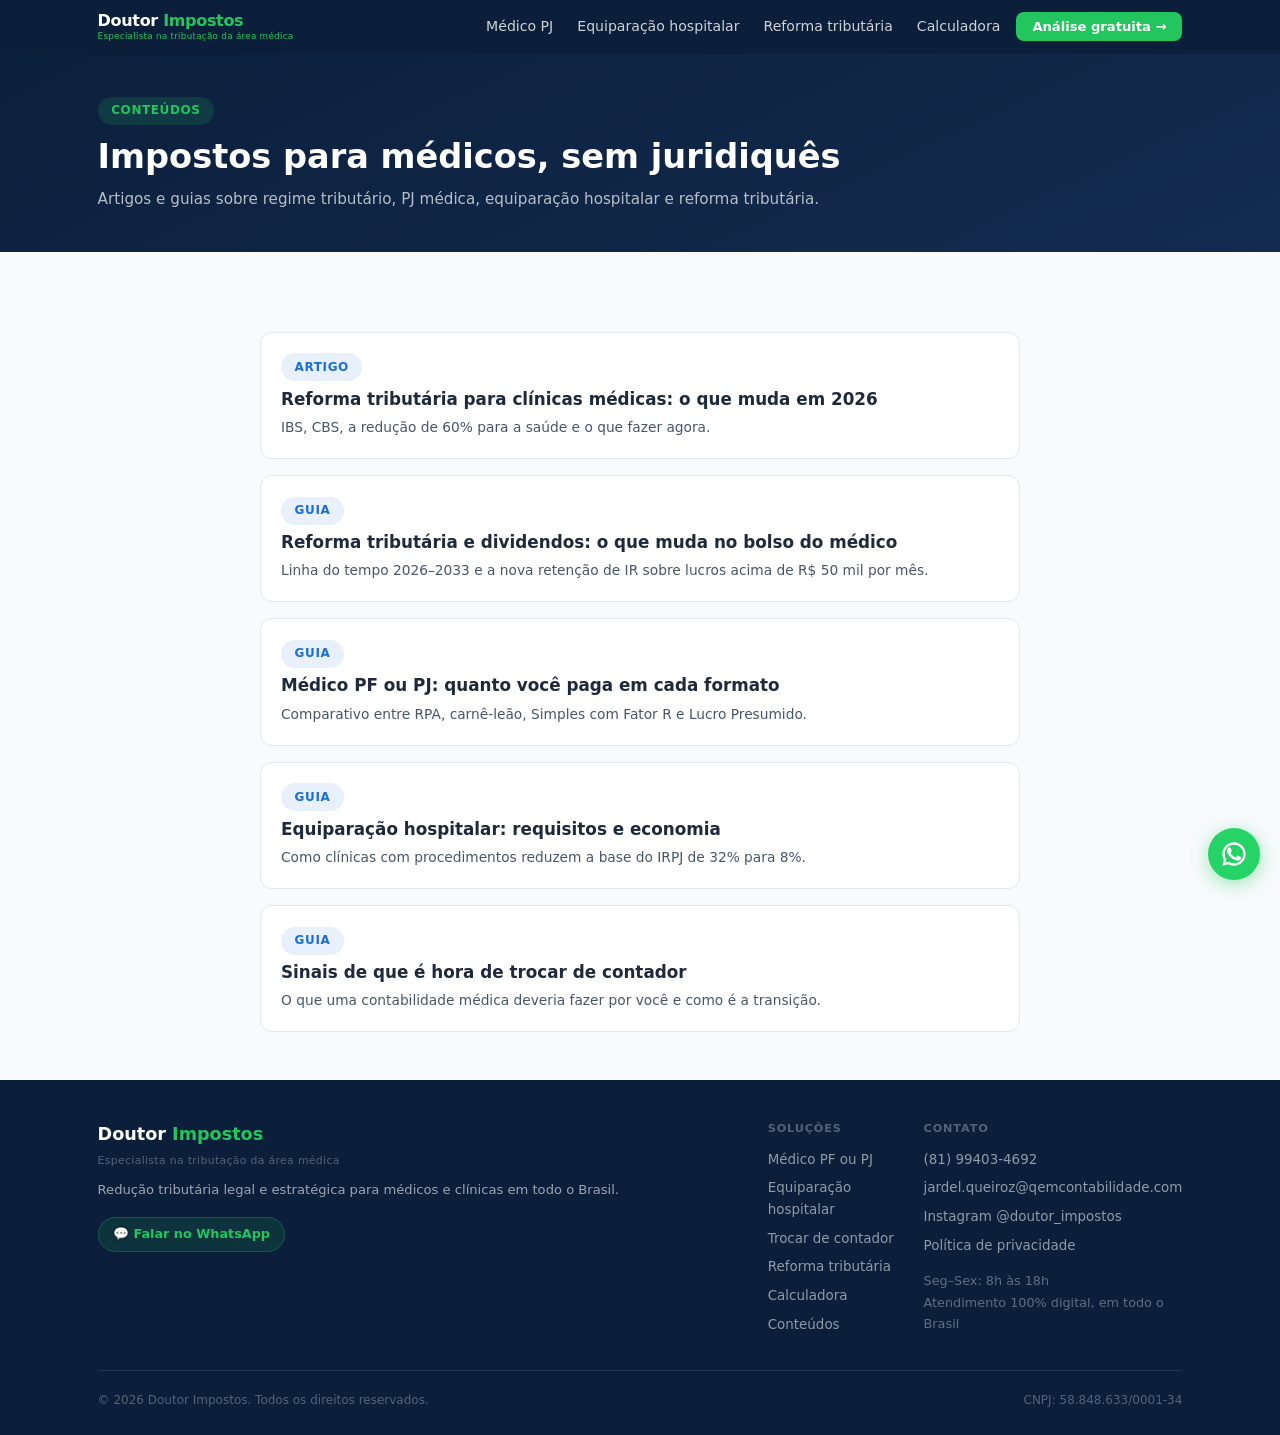
<file: blog/index.html>
<!DOCTYPE html>
<html lang="pt-BR">
<head>
<meta charset="UTF-8">
<meta name="viewport" content="width=device-width, initial-scale=1.0">
<title>Conteúdos sobre impostos para médicos | Doutor Impostos</title>
<meta name="description" content="Artigos e guias sobre tributação médica: PF × PJ, equiparação hospitalar, reforma tributária e dividendos.">
<link rel="canonical" href="https://doutorimposto.com/blog/">
<meta name="theme-color" content="#0B1F3A">
<meta property="og:type" content="website">
<meta property="og:locale" content="pt_BR">
<meta property="og:site_name" content="Doutor Impostos">
<meta property="og:title" content="Conteúdos sobre impostos para médicos | Doutor Impostos">
<meta property="og:description" content="Artigos e guias sobre tributação médica: PF × PJ, equiparação hospitalar, reforma tributária e dividendos.">
<meta property="og:url" content="https://doutorimposto.com/blog/">
<meta property="og:image" content="https://doutorimposto.com/img/og.jpg">
<meta property="og:image:width" content="1200">
<meta property="og:image:height" content="630">
<meta name="twitter:card" content="summary_large_image">
<link rel="icon" href="data:image/svg+xml,%3Csvg xmlns='http://www.w3.org/2000/svg' viewBox='0 0 64 64'%3E%3Crect width='64' height='64' rx='14' fill='%230B1F3A'/%3E%3Ctext x='32' y='44' font-family='Segoe UI,Arial' font-size='34' font-weight='800' text-anchor='middle' fill='%2322C55E'%3EDI%3C/text%3E%3C/svg%3E">
<script>document.documentElement.classList.add('js')</script>
<link rel="stylesheet" href="/assets/site.css">
<script type="application/ld+json">{"@context": "https://schema.org", "@type": "AccountingService", "name": "Doutor Impostos", "url": "https://doutorimposto.com/", "image": "https://doutorimposto.com/img/og.jpg", "description": "Planejamento tributário e contabilidade especializada para médicos e clínicas em todo o Brasil.", "telephone": "+55-81-99403-4692", "areaServed": {"@type": "Country", "name": "Brasil"}, "sameAs": ["https://www.instagram.com/doutor_impostos/"], "taxID": "58.848.633/0001-34"}</script>
<script src="/assets/di.js" defer></script>
</head>
<body>
<nav class="navbar">
  <div class="container navbar-inner">
    <a href="/" class="navbar-logo">Doutor<span> Impostos</span><span class="navbar-sub">Especialista na tributação da área médica</span></a>
    <div style="display:flex;align-items:center;gap:1rem">
      <div class="navbar-links">
        <a href="/medico-pj/">Médico PJ</a>
        <a href="/equiparacao-hospitalar/">Equiparação hospitalar</a>
        <a href="/reforma-tributaria-medicos/">Reforma tributária</a>
        <a href="/#calculadora">Calculadora</a>
      </div>
      <a href="/#formulario" class="btn btn-green navbar-cta">Análise gratuita →</a>
    </div>
  </div>
</nav>
<section class="page-hero"><div class="container"><div class="tag" style="background:rgba(34,197,94,.15);color:#22C55E">Conteúdos</div><h1>Impostos para médicos, sem juridiquês</h1><p>Artigos e guias sobre regime tributário, PJ médica, equiparação hospitalar e reforma tributária.</p></div></section>
<section class="section section--gray"><div class="container">
  <div class="post-list">
    <a class="post-card" href="/blog/reforma-tributaria-clinicas-medicas.html"><div class="tag">Artigo</div><h2>Reforma tributária para clínicas médicas: o que muda em 2026</h2><p>IBS, CBS, a redução de 60% para a saúde e o que fazer agora.</p></a>
    <a class="post-card" href="/reforma-tributaria-medicos/"><div class="tag">Guia</div><h2>Reforma tributária e dividendos: o que muda no bolso do médico</h2><p>Linha do tempo 2026–2033 e a nova retenção de IR sobre lucros acima de R$ 50 mil por mês.</p></a>
    <a class="post-card" href="/medico-pj/"><div class="tag">Guia</div><h2>Médico PF ou PJ: quanto você paga em cada formato</h2><p>Comparativo entre RPA, carnê-leão, Simples com Fator R e Lucro Presumido.</p></a>
    <a class="post-card" href="/equiparacao-hospitalar/"><div class="tag">Guia</div><h2>Equiparação hospitalar: requisitos e economia</h2><p>Como clínicas com procedimentos reduzem a base do IRPJ de 32% para 8%.</p></a>
    <a class="post-card" href="/trocar-de-contador/"><div class="tag">Guia</div><h2>Sinais de que é hora de trocar de contador</h2><p>O que uma contabilidade médica deveria fazer por você e como é a transição.</p></a>
  </div>
</div></section>
<!-- @footer:start (gerado por _src/gerar_paginas.py — edite lá) -->
<footer class="footer" id="rodape">
  <div class="container">
    <div class="footer-top">
      <div class="footer-brand-col">
        <div class="footer-brand">Doutor<span> Impostos</span></div>
        <div class="footer-brand-sub">Especialista na tributação da área médica</div>
        <p class="footer-desc">Redução tributária legal e estratégica para médicos e clínicas em todo o Brasil.</p>
        <a href="https://wa.me/5581994034692" target="_blank" rel="noopener" class="footer-wa">💬 Falar no WhatsApp</a>
      </div>
      <div class="footer-cols-wrap">
        <div class="footer-cols">
          <div>
            <div class="footer-col-title">Soluções</div>
            <a href="/medico-pj/" class="footer-link">Médico PF ou PJ</a>
            <a href="/equiparacao-hospitalar/" class="footer-link">Equiparação hospitalar</a>
            <a href="/trocar-de-contador/" class="footer-link">Trocar de contador</a>
            <a href="/reforma-tributaria-medicos/" class="footer-link">Reforma tributária</a>
            <a href="/#calculadora" class="footer-link">Calculadora</a>
            <a href="/blog/" class="footer-link">Conteúdos</a>
          </div>
          <div>
            <div class="footer-col-title">Contato</div>
            <a href="https://wa.me/5581994034692" target="_blank" rel="noopener" class="footer-link">(81) 99403-4692</a>
            <a href="mailto:jardel.queiroz@qemcontabilidade.com" class="footer-link">jardel.queiroz@qemcontabilidade.com</a>
            <a href="https://www.instagram.com/doutor_impostos/" target="_blank" rel="noopener" class="footer-link">Instagram @doutor_impostos</a>
            <a href="/politica-de-privacidade/" class="footer-link">Política de privacidade</a>
            <div style="margin-top:.85rem;font-size:.8rem;line-height:1.7;color:rgba(255,255,255,.35)">Seg–Sex: 8h às 18h<br>Atendimento 100% digital, em todo o Brasil</div>
          </div>
        </div>
      </div>
    </div>
    <div class="footer-bottom">
      <span>© 2026 Doutor Impostos. Todos os direitos reservados.</span>
      
      <span>CNPJ: 58.848.633/0001-34</span>
    </div>
  </div>
</footer>

<a class="wa-btn" href="https://wa.me/5581994034692" target="_blank" rel="noopener" aria-label="Falar no WhatsApp" data-loc="botao-flutuante">
  <svg viewBox="0 0 24 24"><path d="M17.472 14.382c-.297-.149-1.758-.867-2.03-.967-.273-.099-.471-.148-.67.15-.197.297-.767.966-.94 1.164-.173.199-.347.223-.644.075-.297-.15-1.255-.463-2.39-1.475-.883-.788-1.48-1.761-1.653-2.059-.173-.297-.018-.458.13-.606.134-.133.298-.347.446-.52.149-.174.198-.298.298-.497.099-.198.05-.371-.025-.52-.075-.149-.669-1.612-.916-2.207-.242-.579-.487-.5-.669-.51-.173-.008-.371-.01-.57-.01-.198 0-.52.074-.792.372-.272.297-1.04 1.016-1.04 2.479 0 1.462 1.065 2.875 1.213 3.074.149.198 2.096 3.2 5.077 4.487.709.306 1.262.489 1.694.625.712.227 1.36.195 1.871.118.571-.085 1.758-.719 2.006-1.413.248-.694.248-1.289.173-1.413-.074-.124-.272-.198-.57-.347z"/><path d="M12 2C6.477 2 2 6.477 2 12c0 1.821.487 3.53 1.338 5.006L2.038 22l5.109-1.295A9.953 9.953 0 0012 22c5.523 0 10-4.477 10-10S17.523 2 12 2zm0 18a7.962 7.962 0 01-4.069-1.114l-.29-.173-3.033.768.797-2.966-.19-.304A7.962 7.962 0 014 12c0-4.411 3.589-8 8-8s8 3.589 8 8-3.589 8-8 8z"/></svg>
</a>
<!-- @footer:end -->

</body>
</html>
</file>
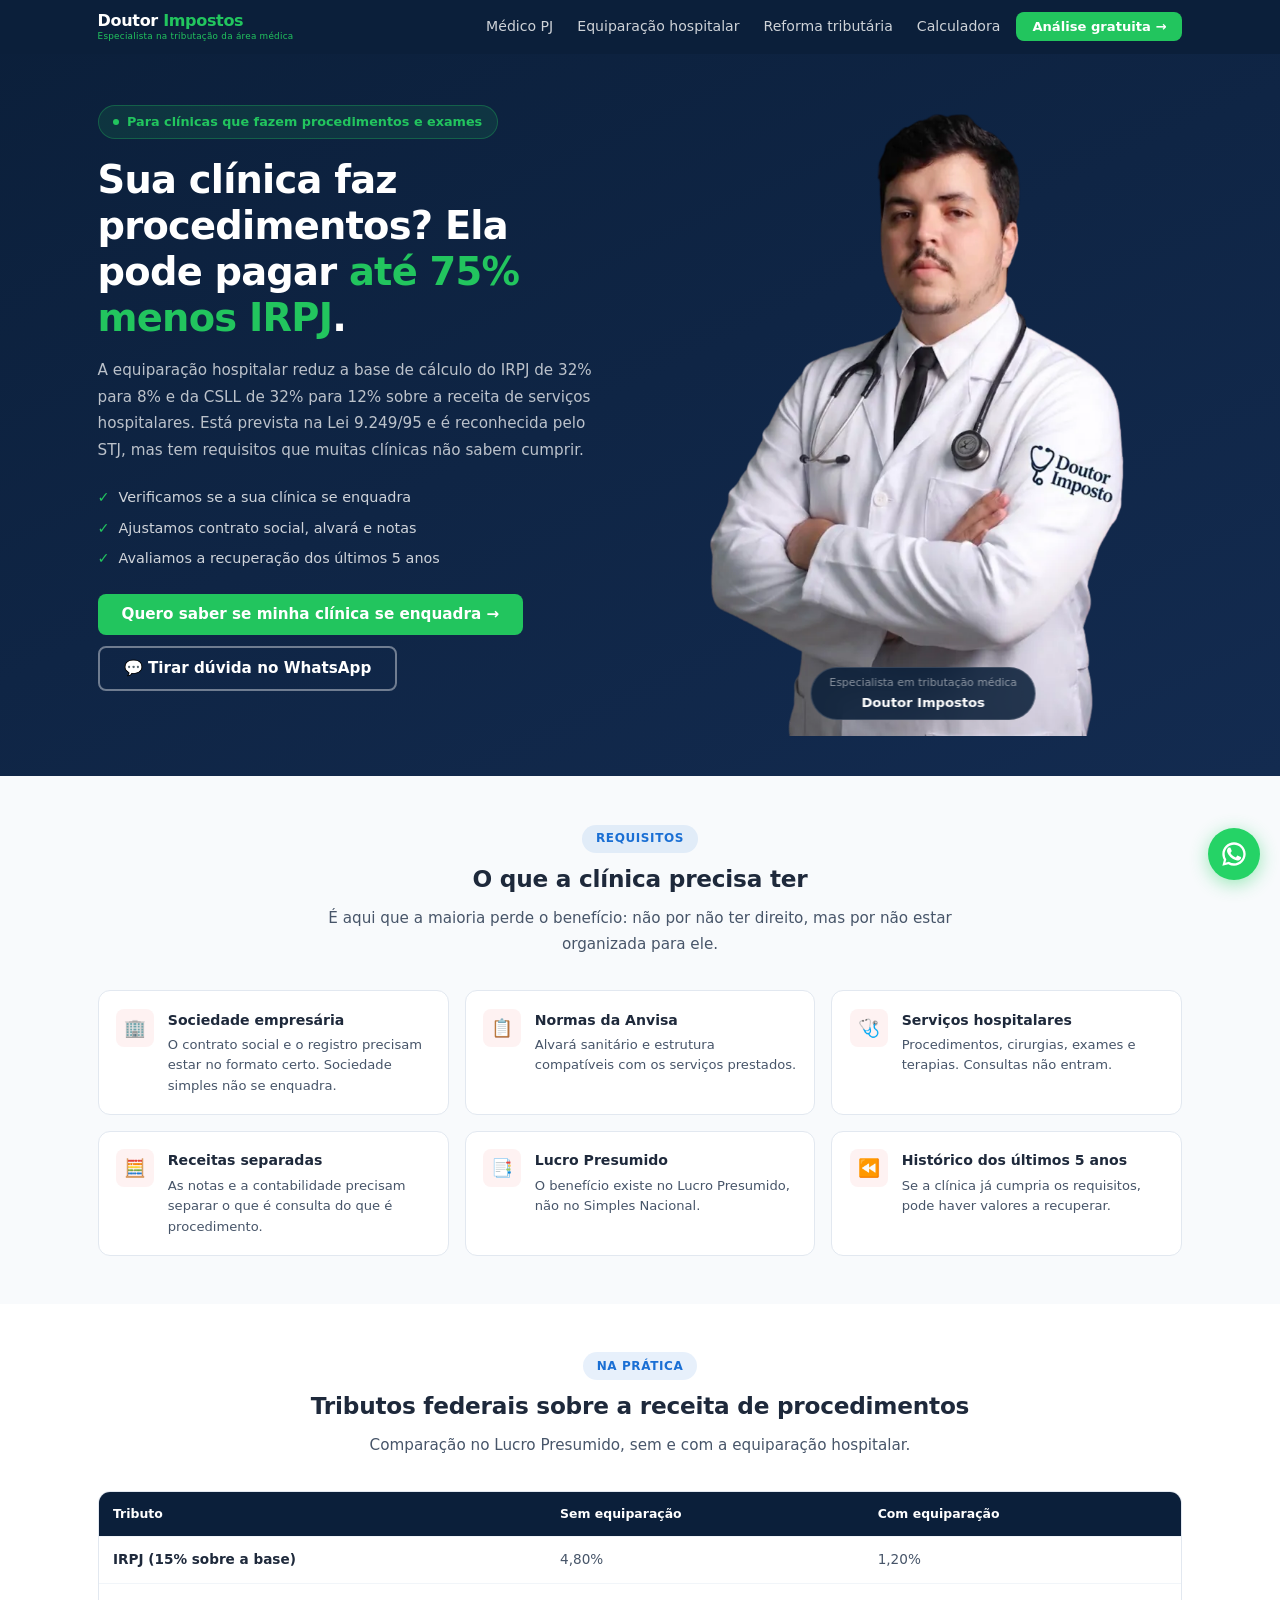
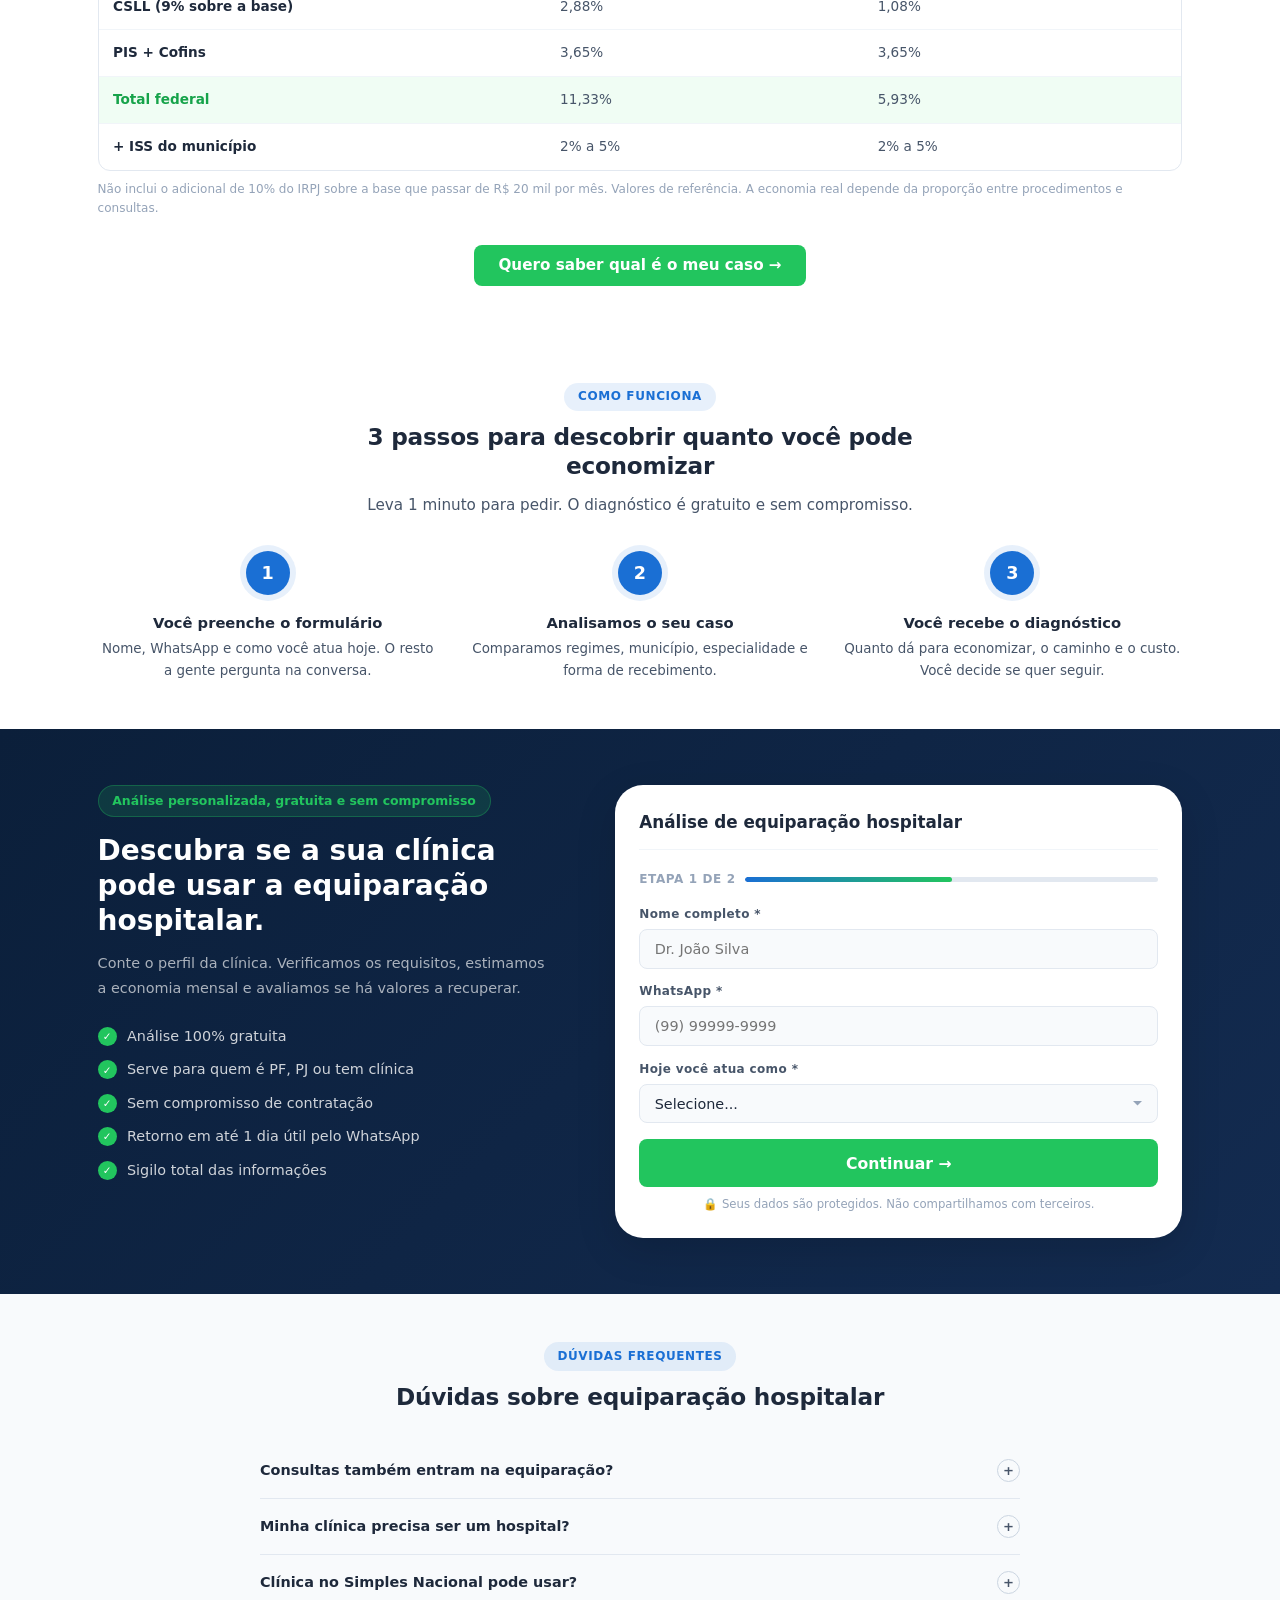
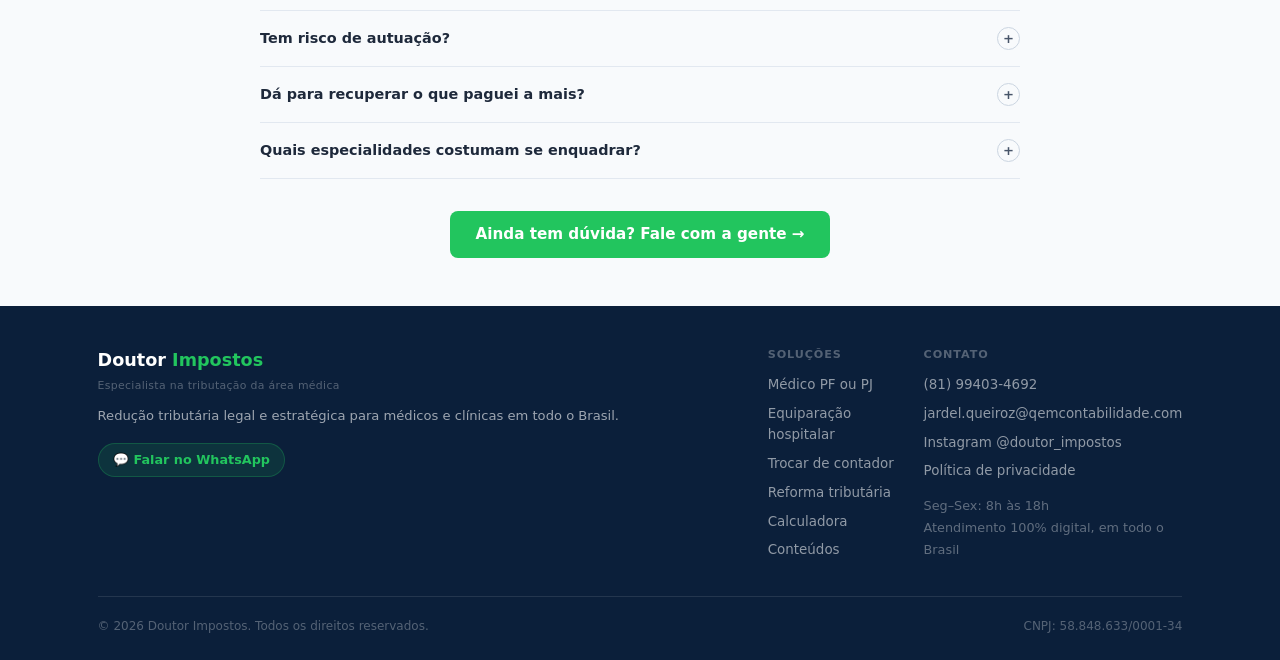
<file: equiparacao-hospitalar/index.html>
<!DOCTYPE html>
<html lang="pt-BR">
<head>
<meta charset="UTF-8">
<meta name="viewport" content="width=device-width, initial-scale=1.0">
<title>Equiparação hospitalar: clínica pagando menos IRPJ e CSLL | Doutor Impostos</title>
<meta name="description" content="Clínicas que fazem procedimentos podem reduzir a base do IRPJ de 32% para 8% e da CSLL de 32% para 12%. Veja os requisitos e peça uma análise gratuita.">
<link rel="canonical" href="https://doutorimposto.com/equiparacao-hospitalar/">
<meta name="theme-color" content="#0B1F3A">
<meta property="og:type" content="website">
<meta property="og:locale" content="pt_BR">
<meta property="og:site_name" content="Doutor Impostos">
<meta property="og:title" content="Equiparação hospitalar: clínica pagando menos IRPJ e CSLL | Doutor Impostos">
<meta property="og:description" content="Clínicas que fazem procedimentos podem reduzir a base do IRPJ de 32% para 8% e da CSLL de 32% para 12%. Veja os requisitos e peça uma análise gratuita.">
<meta property="og:url" content="https://doutorimposto.com/equiparacao-hospitalar/">
<meta property="og:image" content="https://doutorimposto.com/img/og.jpg">
<meta property="og:image:width" content="1200">
<meta property="og:image:height" content="630">
<meta name="twitter:card" content="summary_large_image">
<link rel="icon" href="data:image/svg+xml,%3Csvg xmlns='http://www.w3.org/2000/svg' viewBox='0 0 64 64'%3E%3Crect width='64' height='64' rx='14' fill='%230B1F3A'/%3E%3Ctext x='32' y='44' font-family='Segoe UI,Arial' font-size='34' font-weight='800' text-anchor='middle' fill='%2322C55E'%3EDI%3C/text%3E%3C/svg%3E">
<script>document.documentElement.classList.add('js')</script>
<link rel="stylesheet" href="/assets/site.css">
<script type="application/ld+json">{"@context": "https://schema.org", "@type": "AccountingService", "name": "Doutor Impostos", "url": "https://doutorimposto.com/", "image": "https://doutorimposto.com/img/og.jpg", "description": "Planejamento tributário e contabilidade especializada para médicos e clínicas em todo o Brasil.", "telephone": "+55-81-99403-4692", "areaServed": {"@type": "Country", "name": "Brasil"}, "sameAs": ["https://www.instagram.com/doutor_impostos/"], "taxID": "58.848.633/0001-34"}</script>
<script type="application/ld+json">{"@context": "https://schema.org", "@type": "BreadcrumbList", "itemListElement": [{"@type": "ListItem", "position": 1, "name": "Início", "item": "https://doutorimposto.com/"}, {"@type": "ListItem", "position": 2, "name": "Equiparação hospitalar", "item": "https://doutorimposto.com/equiparacao-hospitalar/"}]}</script>
<script type="application/ld+json">{"@context": "https://schema.org", "@type": "FAQPage", "mainEntity": [{"@type": "Question", "name": "Consultas também entram na equiparação?", "acceptedAnswer": {"@type": "Answer", "text": "Não. A base reduzida vale só para a receita de serviços hospitalares, como procedimentos, cirurgias, exames e terapias. As consultas continuam na base de 32%. Por isso a separação correta das receitas é essencial."}}, {"@type": "Question", "name": "Minha clínica precisa ser um hospital?", "acceptedAnswer": {"@type": "Answer", "text": "Não. A clínica não precisa ter internação. O STJ firmou que o que conta é a natureza do serviço prestado. A lei também exige que a empresa seja uma sociedade empresária e cumpra as normas da Anvisa."}}, {"@type": "Question", "name": "Clínica no Simples Nacional pode usar?", "acceptedAnswer": {"@type": "Answer", "text": "Não. A equiparação vale para empresas no Lucro Presumido. Muitas vezes a análise mostra que sair do Simples e ir para o Presumido com equiparação é o que dá a maior economia."}}, {"@type": "Question", "name": "Tem risco de autuação?", "acceptedAnswer": {"@type": "Answer", "text": "Com a documentação certa o risco é baixo: sociedade empresária, alvará sanitário, receitas separadas e notas fiscais corretas. O diagnóstico verifica exatamente esses pontos antes de qualquer mudança."}}, {"@type": "Question", "name": "Dá para recuperar o que paguei a mais?", "acceptedAnswer": {"@type": "Answer", "text": "Em muitos casos, sim. Se a clínica já cumpria os requisitos e pagou sem a equiparação, é possível avaliar a recuperação dos valores dos últimos 5 anos. A análise é caso a caso."}}, {"@type": "Question", "name": "Quais especialidades costumam se enquadrar?", "acceptedAnswer": {"@type": "Answer", "text": "Clínicas com procedimentos e cirurgias ambulatoriais, diagnóstico por imagem, oftalmologia, dermatologia com procedimentos, ortopedia, endoscopia, oncologia, laboratórios de análises clínicas e anatomia patológica, entre outras."}}]}</script>
<script src="/assets/di.js" defer></script>
</head>
<body>
<nav class="navbar">
  <div class="container navbar-inner">
    <a href="/" class="navbar-logo">Doutor<span> Impostos</span><span class="navbar-sub">Especialista na tributação da área médica</span></a>
    <div style="display:flex;align-items:center;gap:1rem">
      <div class="navbar-links">
        <a href="/medico-pj/">Médico PJ</a>
        <a href="/equiparacao-hospitalar/">Equiparação hospitalar</a>
        <a href="/reforma-tributaria-medicos/">Reforma tributária</a>
        <a href="/#calculadora">Calculadora</a>
      </div>
      <a href="#formulario" class="btn btn-green navbar-cta">Análise gratuita →</a>
    </div>
  </div>
</nav>
<section class="hero">
  <div class="container">
    <div class="hero-inner">
      <div>
        <div class="hero-badge"><span class="hero-dot"></span>Para clínicas que fazem procedimentos e exames</div>
        <h1 class="hero-title">Sua clínica faz procedimentos? Ela pode pagar <em>até 75% menos IRPJ</em>.</h1>
        <p class="hero-sub">A equiparação hospitalar reduz a base de cálculo do IRPJ de 32% para 8% e da CSLL de 32% para 12% sobre a receita de serviços hospitalares. Está prevista na Lei 9.249/95 e é reconhecida pelo STJ, mas tem requisitos que muitas clínicas não sabem cumprir.</p>
        <ul class="hero-list"><li>Verificamos se a sua clínica se enquadra</li><li>Ajustamos contrato social, alvará e notas</li><li>Avaliamos a recuperação dos últimos 5 anos</li></ul>
        <div class="hero-btns">
          <a href="#formulario" class="btn btn-green btn-full">Quero saber se minha clínica se enquadra →</a>
          <a href="https://wa.me/5581994034692" target="_blank" rel="noopener" class="btn btn-outline btn-full" data-loc="hero">💬 Tirar dúvida no WhatsApp</a>
        </div>
      </div>
      <div class="hero-photo">
        <div class="hero-photo-wrap">
          <picture><source srcset="/img/especialista.webp" type="image/webp"><img src="/img/especialista.jpg" alt="Especialista do Doutor Impostos" width="720" height="900" loading="eager" fetchpriority="high"></picture>
          <div class="hero-photo-tag"><span>Especialista em tributação médica</span><strong>Doutor Impostos</strong></div>
        </div>
      </div>
    </div>
  </div>
</section>
<section class="section section--gray" id="dor">
  <div class="container">
    <div class="sec-head reveal">
      <div class="tag">Requisitos</div>
      <h2 class="h2">O que a clínica precisa ter</h2>
      <p class="lead" style="margin-top:.75rem">É aqui que a maioria perde o benefício: não por não ter direito, mas por não estar organizada para ele.</p>
    </div>
    <div class="dor-grid">
      <div class="dor-item reveal"><div class="dor-icon">🏢</div><div><div class="dor-title">Sociedade empresária</div><p class="dor-desc">O contrato social e o registro precisam estar no formato certo. Sociedade simples não se enquadra.</p></div></div>
      <div class="dor-item reveal"><div class="dor-icon">📋</div><div><div class="dor-title">Normas da Anvisa</div><p class="dor-desc">Alvará sanitário e estrutura compatíveis com os serviços prestados.</p></div></div>
      <div class="dor-item reveal"><div class="dor-icon">🩺</div><div><div class="dor-title">Serviços hospitalares</div><p class="dor-desc">Procedimentos, cirurgias, exames e terapias. Consultas não entram.</p></div></div>
      <div class="dor-item reveal"><div class="dor-icon">🧮</div><div><div class="dor-title">Receitas separadas</div><p class="dor-desc">As notas e a contabilidade precisam separar o que é consulta do que é procedimento.</p></div></div>
      <div class="dor-item reveal"><div class="dor-icon">📑</div><div><div class="dor-title">Lucro Presumido</div><p class="dor-desc">O benefício existe no Lucro Presumido, não no Simples Nacional.</p></div></div>
      <div class="dor-item reveal"><div class="dor-icon">⏪</div><div><div class="dor-title">Histórico dos últimos 5 anos</div><p class="dor-desc">Se a clínica já cumpria os requisitos, pode haver valores a recuperar.</p></div></div>
    </div>
  </div>
</section>
<section class="section" id="comparativo">
  <div class="container">
    <div class="sec-head reveal">
      <div class="tag">Na prática</div>
      <h2 class="h2">Tributos federais sobre a receita de procedimentos</h2>
      <p class="lead" style="margin-top:.75rem">Comparação no Lucro Presumido, sem e com a equiparação hospitalar.</p>
    </div>
    <div class="cmp-wrap reveal"><table class="cmp-table"><thead><tr><th>Tributo</th><th>Sem equiparação</th><th>Com equiparação</th></tr></thead><tbody><tr><td>IRPJ (15% sobre a base)</td><td>4,80%</td><td>1,20%</td></tr><tr><td>CSLL (9% sobre a base)</td><td>2,88%</td><td>1,08%</td></tr><tr><td>PIS + Cofins</td><td>3,65%</td><td>3,65%</td></tr><tr class="hl"><td>Total federal</td><td>11,33%</td><td>5,93%</td></tr><tr><td>+ ISS do município</td><td>2% a 5%</td><td>2% a 5%</td></tr></tbody></table></div>
    <p class="cmp-note">Não inclui o adicional de 10% do IRPJ sobre a base que passar de R$ 20 mil por mês. Valores de referência. A economia real depende da proporção entre procedimentos e consultas.</p>
    <div class="center reveal" style="margin-top:1.75rem"><a href="#formulario" class="btn btn-green">Quero saber qual é o meu caso →</a></div>
  </div>
</section>
<section class="section" id="como">
  <div class="container">
    <div class="sec-head reveal">
      <div class="tag">Como funciona</div>
      <h2 class="h2">3 passos para descobrir quanto você pode economizar</h2>
      <p class="lead" style="margin-top:.75rem">Leva 1 minuto para pedir. O diagnóstico é gratuito e sem compromisso.</p>
    </div>
    <div class="como-steps">
      <div class="como-step reveal"><div class="como-num">1</div><div><div class="como-title">Você preenche o formulário</div><p class="como-desc">Nome, WhatsApp e como você atua hoje. O resto a gente pergunta na conversa.</p></div></div>
      <div class="como-step reveal"><div class="como-num">2</div><div><div class="como-title">Analisamos o seu caso</div><p class="como-desc">Comparamos regimes, município, especialidade e forma de recebimento.</p></div></div>
      <div class="como-step reveal"><div class="como-num">3</div><div><div class="como-title">Você recebe o diagnóstico</div><p class="como-desc">Quanto dá para economizar, o caminho e o custo. Você decide se quer seguir.</p></div></div>
    </div>
  </div>
</section>
<!-- @form:start (gerado por _src/gerar_paginas.py — edite lá) -->
<section class="form-section" id="formulario">
  <div class="container">
    <div class="form-wrap">
      <div class="form-left reveal">
        <div class="form-badge">Análise personalizada, gratuita e sem compromisso</div>
        <h2>Descubra se a sua clínica pode usar a equiparação hospitalar.</h2>
        <p>Conte o perfil da clínica. Verificamos os requisitos, estimamos a economia mensal e avaliamos se há valores a recuperar.</p>
        <ul class="form-list">
          <li>Análise 100% gratuita</li>
          <li>Serve para quem é PF, PJ ou tem clínica</li>
          <li>Sem compromisso de contratação</li>
          <li>Retorno em até 1 dia útil pelo WhatsApp</li>
          <li>Sigilo total das informações</li>
        </ul>
      </div>
      <div class="form-right reveal">
        <div class="form-box">
          <p class="form-box-title">Análise de equiparação hospitalar</p>
          <div class="form-progress"><span id="formStepLabel">Etapa 1 de 2</span><div class="form-progress-track"><div class="form-progress-fill" id="formProgressFill"></div></div></div>
          <form id="leadForm" novalidate>
            <div class="form-step active" data-step="1">
              <div class="form-group"><label class="form-label" for="nome">Nome completo *</label><input class="form-input" type="text" id="nome" placeholder="Dr. João Silva" autocomplete="name"><span class="form-err" id="err-nome">Informe seu nome.</span></div>
              <div class="form-group"><label class="form-label" for="whatsapp">WhatsApp *</label><input class="form-input" type="tel" id="whatsapp" placeholder="(99) 99999-9999" inputmode="numeric" autocomplete="tel-national"><span class="form-err" id="err-whatsapp">Número inválido.</span></div>
              <div class="form-group"><label class="form-label" for="atuacao">Hoje você atua como *</label><select class="form-select" id="atuacao"><option value="">Selecione...</option><option>Pessoa física (plantões, RPA, carnê-leão)</option><option>Tenho PJ (CNPJ próprio)</option><option>Tenho clínica / consultório com equipe</option><option>Vou abrir minha empresa / recém-formado</option></select><span class="form-err" id="err-atuacao">Selecione uma opção.</span></div>
              <button type="button" class="form-submit" id="nextBtn">Continuar →</button>
            </div>
            <div class="form-step" data-step="2">
              <div class="form-row2">
                <div class="form-group"><label class="form-label" for="faturamento">Faturamento mensal *</label><select class="form-select" id="faturamento"><option value="">Selecione...</option><option>Até R$ 10.000</option><option>R$ 10.000 a R$ 30.000</option><option>R$ 30.000 a R$ 60.000</option><option>R$ 60.000 a R$ 100.000</option><option>Acima de R$ 100.000</option></select><span class="form-err" id="err-faturamento">Selecione.</span></div>
                <div class="form-group"><label class="form-label" for="especialidade">Especialidade</label><select class="form-select" id="especialidade"><option value="">Selecione...</option><option>Clínica médica / generalista</option><option>Anestesiologia</option><option>Cardiologia</option><option>Cirurgia geral</option><option>Cirurgia plástica</option><option>Dermatologia</option><option>Ginecologia e obstetrícia</option><option>Oftalmologia</option><option>Ortopedia</option><option>Pediatria</option><option>Psiquiatria</option><option>Radiologia / imagem</option><option>Odontologia</option><option>Outra</option></select></div>
              </div>
              <div class="form-group"><label class="form-label" for="regime">Regime tributário atual</label><select class="form-select" id="regime"><option value="">Selecione...</option><option>Não tenho CNPJ (pessoa física)</option><option>Simples Nacional</option><option>Lucro Presumido</option><option>Lucro Real</option><option>Não sei</option></select></div>
              <div class="form-group"><label class="form-label" for="email">E-mail <span class="form-hint">(opcional)</span></label><input class="form-input" type="email" id="email" placeholder="joao@clinica.com.br" inputmode="email" autocomplete="email"><span class="form-err" id="err-email">E-mail inválido.</span></div>
              <div class="form-group"><label class="form-label" for="mensagem">Sua principal dúvida <span class="form-hint">(opcional)</span></label><textarea class="form-textarea" id="mensagem" placeholder="Ex.: recebo plantões como PF e quero saber se compensa abrir PJ"></textarea></div>
              <label class="form-check"><input type="checkbox" id="lgpd"><span>Autorizo o contato pelo WhatsApp e concordo com a <a href="/politica-de-privacidade/" target="_blank">Política de Privacidade</a>.</span></label>
              <span class="form-err" id="err-lgpd">Precisamos da sua autorização para entrar em contato.</span>
              <div class="form-fail" id="formFail">Não conseguimos enviar agora. Tente de novo ou <a href="https://wa.me/5581994034692" target="_blank" rel="noopener" data-loc="form-erro">fale direto no WhatsApp</a>.</div>
              <div class="form-actions"><button type="button" class="form-back" id="backBtn">← Voltar</button><button type="submit" class="form-submit" id="submitBtn">Solicitar análise gratuita →</button></div>
            </div>
            <p class="form-note">🔒 Seus dados são protegidos. Não compartilhamos com terceiros.</p>
          </form>
          <div class="success" id="successMsg">
            <div class="success-icon">✅</div>
            <h3>Solicitação enviada!</h3>
            <p>Nosso time vai analisar seu perfil e entrar em contato em até <strong>1 dia útil</strong> pelo WhatsApp informado. Em instantes você poderá sugerir horários para a conversa.</p>
            <a href="https://wa.me/5581994034692" target="_blank" rel="noopener" class="success-wa" data-loc="form-sucesso">💬 Falar no WhatsApp agora</a>
          </div>
        </div>
      </div>
    </div>
  </div>
</section>
<!-- @form:end -->
<section class="section section--gray" id="faq">
  <div class="container">
    <div class="sec-head reveal">
      <div class="tag">Dúvidas frequentes</div>
      <h2 class="h2">Dúvidas sobre equiparação hospitalar</h2>
    </div>
    <div class="faq-list">
      <div class="faq-item"><button class="faq-q">Consultas também entram na equiparação? <span class="faq-icon">+</span></button><div class="faq-a"><p>Não. A base reduzida vale só para a receita de serviços hospitalares, como procedimentos, cirurgias, exames e terapias. As consultas continuam na base de 32%. Por isso a separação correta das receitas é essencial.</p></div></div>
      <div class="faq-item"><button class="faq-q">Minha clínica precisa ser um hospital? <span class="faq-icon">+</span></button><div class="faq-a"><p>Não. A clínica não precisa ter internação. O STJ firmou que o que conta é a natureza do serviço prestado. A lei também exige que a empresa seja uma sociedade empresária e cumpra as normas da Anvisa.</p></div></div>
      <div class="faq-item"><button class="faq-q">Clínica no Simples Nacional pode usar? <span class="faq-icon">+</span></button><div class="faq-a"><p>Não. A equiparação vale para empresas no Lucro Presumido. Muitas vezes a análise mostra que sair do Simples e ir para o Presumido com equiparação é o que dá a maior economia.</p></div></div>
      <div class="faq-item"><button class="faq-q">Tem risco de autuação? <span class="faq-icon">+</span></button><div class="faq-a"><p>Com a documentação certa o risco é baixo: sociedade empresária, alvará sanitário, receitas separadas e notas fiscais corretas. O diagnóstico verifica exatamente esses pontos antes de qualquer mudança.</p></div></div>
      <div class="faq-item"><button class="faq-q">Dá para recuperar o que paguei a mais? <span class="faq-icon">+</span></button><div class="faq-a"><p>Em muitos casos, sim. Se a clínica já cumpria os requisitos e pagou sem a equiparação, é possível avaliar a recuperação dos valores dos últimos 5 anos. A análise é caso a caso.</p></div></div>
      <div class="faq-item"><button class="faq-q">Quais especialidades costumam se enquadrar? <span class="faq-icon">+</span></button><div class="faq-a"><p>Clínicas com procedimentos e cirurgias ambulatoriais, diagnóstico por imagem, oftalmologia, dermatologia com procedimentos, ortopedia, endoscopia, oncologia, laboratórios de análises clínicas e anatomia patológica, entre outras.</p></div></div>
    </div>
    <div class="center reveal" style="margin-top:2rem">
      <a href="#formulario" class="btn btn-green btn-full" style="max-width:380px;margin:0 auto;padding:1rem 1.5rem">Ainda tem dúvida? Fale com a gente →</a>
    </div>
  </div>
</section>
<!-- @footer:start (gerado por _src/gerar_paginas.py — edite lá) -->
<footer class="footer" id="rodape">
  <div class="container">
    <div class="footer-top">
      <div class="footer-brand-col">
        <div class="footer-brand">Doutor<span> Impostos</span></div>
        <div class="footer-brand-sub">Especialista na tributação da área médica</div>
        <p class="footer-desc">Redução tributária legal e estratégica para médicos e clínicas em todo o Brasil.</p>
        <a href="https://wa.me/5581994034692" target="_blank" rel="noopener" class="footer-wa">💬 Falar no WhatsApp</a>
      </div>
      <div class="footer-cols-wrap">
        <div class="footer-cols">
          <div>
            <div class="footer-col-title">Soluções</div>
            <a href="/medico-pj/" class="footer-link">Médico PF ou PJ</a>
            <a href="/equiparacao-hospitalar/" class="footer-link">Equiparação hospitalar</a>
            <a href="/trocar-de-contador/" class="footer-link">Trocar de contador</a>
            <a href="/reforma-tributaria-medicos/" class="footer-link">Reforma tributária</a>
            <a href="/#calculadora" class="footer-link">Calculadora</a>
            <a href="/blog/" class="footer-link">Conteúdos</a>
          </div>
          <div>
            <div class="footer-col-title">Contato</div>
            <a href="https://wa.me/5581994034692" target="_blank" rel="noopener" class="footer-link">(81) 99403-4692</a>
            <a href="mailto:jardel.queiroz@qemcontabilidade.com" class="footer-link">jardel.queiroz@qemcontabilidade.com</a>
            <a href="https://www.instagram.com/doutor_impostos/" target="_blank" rel="noopener" class="footer-link">Instagram @doutor_impostos</a>
            <a href="/politica-de-privacidade/" class="footer-link">Política de privacidade</a>
            <div style="margin-top:.85rem;font-size:.8rem;line-height:1.7;color:rgba(255,255,255,.35)">Seg–Sex: 8h às 18h<br>Atendimento 100% digital, em todo o Brasil</div>
          </div>
        </div>
      </div>
    </div>
    <div class="footer-bottom">
      <span>© 2026 Doutor Impostos. Todos os direitos reservados.</span>
      
      <span>CNPJ: 58.848.633/0001-34</span>
    </div>
  </div>
</footer>

<a class="wa-btn" href="https://wa.me/5581994034692" target="_blank" rel="noopener" aria-label="Falar no WhatsApp" data-loc="botao-flutuante">
  <svg viewBox="0 0 24 24"><path d="M17.472 14.382c-.297-.149-1.758-.867-2.03-.967-.273-.099-.471-.148-.67.15-.197.297-.767.966-.94 1.164-.173.199-.347.223-.644.075-.297-.15-1.255-.463-2.39-1.475-.883-.788-1.48-1.761-1.653-2.059-.173-.297-.018-.458.13-.606.134-.133.298-.347.446-.52.149-.174.198-.298.298-.497.099-.198.05-.371-.025-.52-.075-.149-.669-1.612-.916-2.207-.242-.579-.487-.5-.669-.51-.173-.008-.371-.01-.57-.01-.198 0-.52.074-.792.372-.272.297-1.04 1.016-1.04 2.479 0 1.462 1.065 2.875 1.213 3.074.149.198 2.096 3.2 5.077 4.487.709.306 1.262.489 1.694.625.712.227 1.36.195 1.871.118.571-.085 1.758-.719 2.006-1.413.248-.694.248-1.289.173-1.413-.074-.124-.272-.198-.57-.347z"/><path d="M12 2C6.477 2 2 6.477 2 12c0 1.821.487 3.53 1.338 5.006L2.038 22l5.109-1.295A9.953 9.953 0 0012 22c5.523 0 10-4.477 10-10S17.523 2 12 2zm0 18a7.962 7.962 0 01-4.069-1.114l-.29-.173-3.033.768.797-2.966-.19-.304A7.962 7.962 0 014 12c0-4.411 3.589-8 8-8s8 3.589 8 8-3.589 8-8 8z"/></svg>
</a>
<!-- @footer:end -->

</body>
</html>
</file>
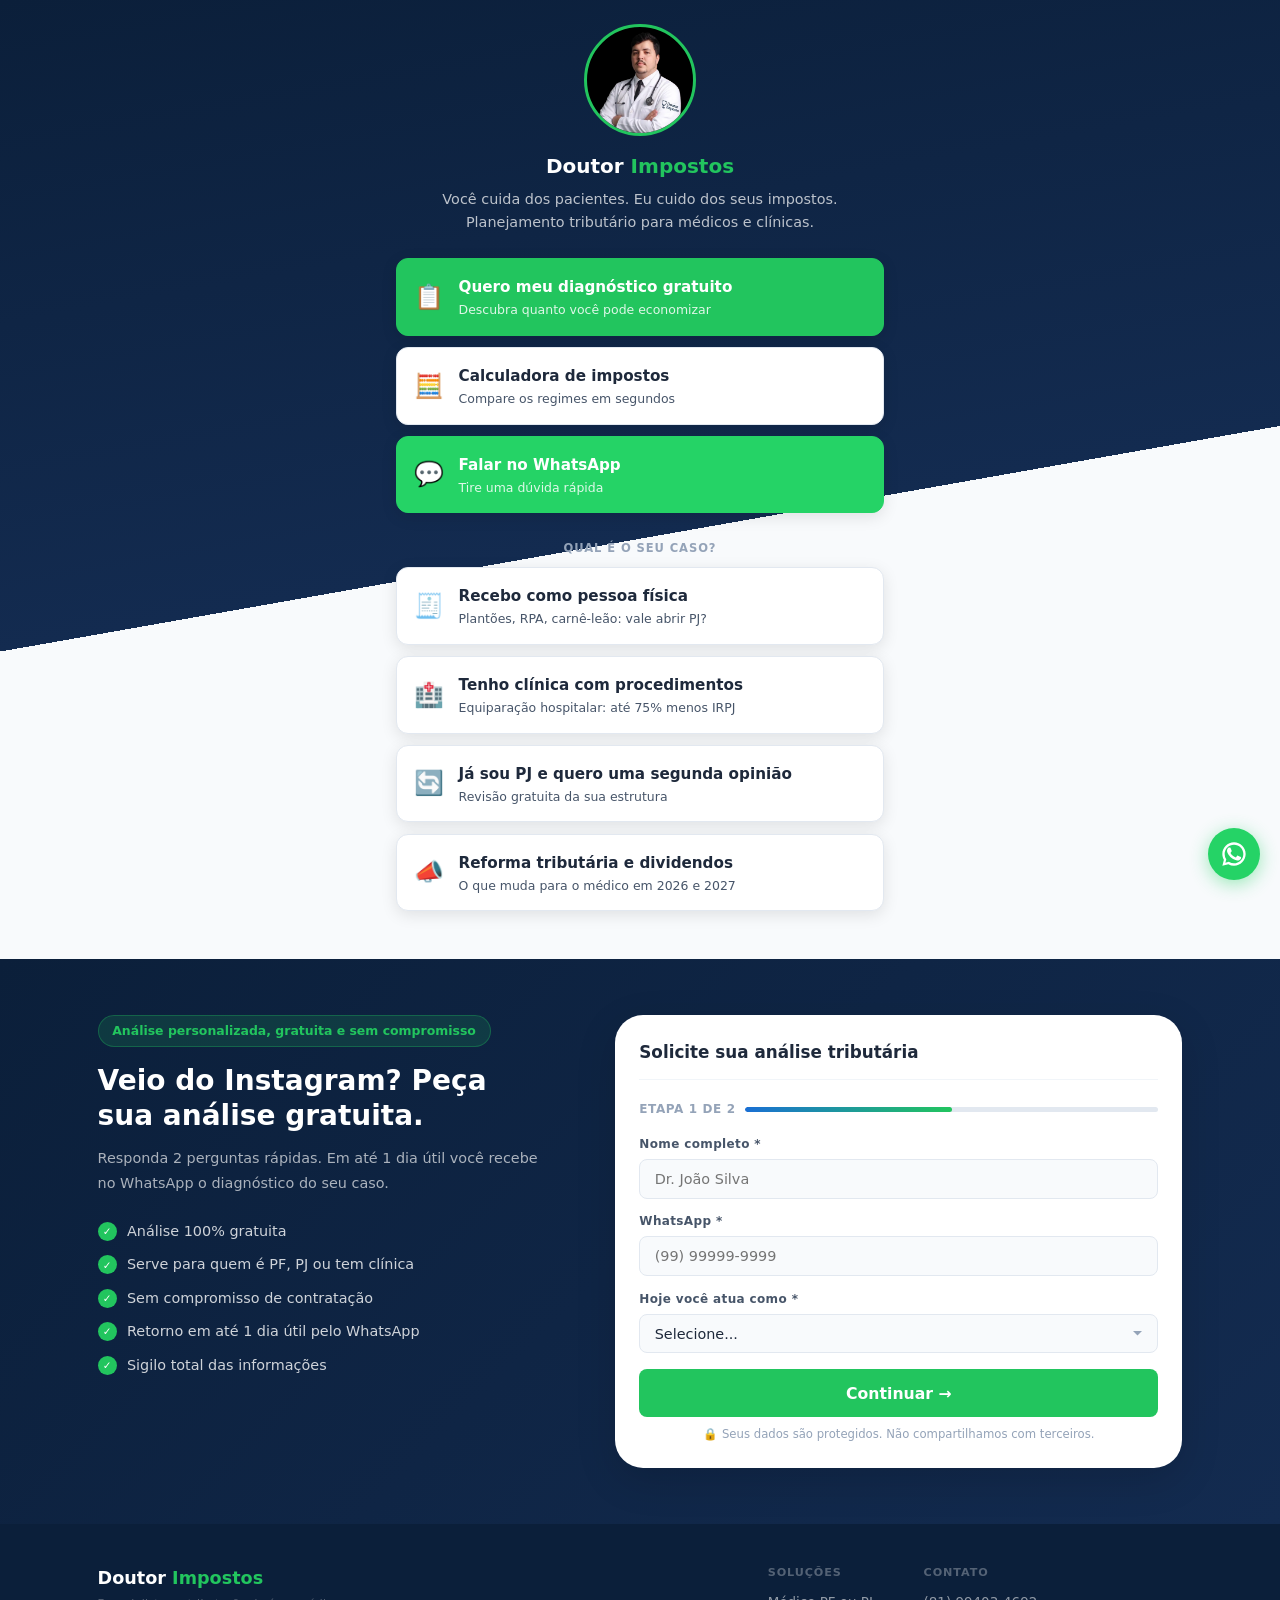
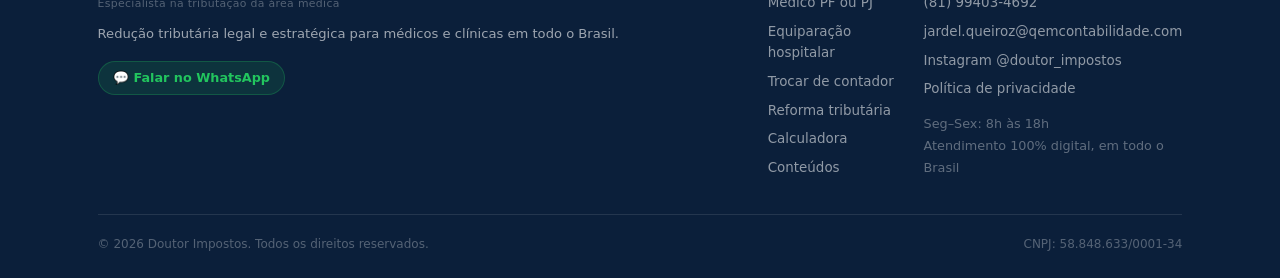
<file: ig/index.html>
<!DOCTYPE html>
<html lang="pt-BR" data-default-source="instagram" data-default-medium="bio">
<head>
<meta charset="UTF-8">
<meta name="viewport" content="width=device-width, initial-scale=1.0">
<title>Doutor Impostos — Links</title>
<meta name="description" content="Diagnóstico tributário gratuito para médicos, calculadora de impostos e conteúdos do @doutor_impostos.">
<meta name="robots" content="noindex, follow">
<link rel="canonical" href="https://doutorimposto.com/ig/">
<meta name="theme-color" content="#0B1F3A">
<meta property="og:type" content="website">
<meta property="og:locale" content="pt_BR">
<meta property="og:site_name" content="Doutor Impostos">
<meta property="og:title" content="Doutor Impostos — Links">
<meta property="og:description" content="Diagnóstico tributário gratuito para médicos, calculadora de impostos e conteúdos do @doutor_impostos.">
<meta property="og:url" content="https://doutorimposto.com/ig/">
<meta property="og:image" content="https://doutorimposto.com/img/og.jpg">
<meta property="og:image:width" content="1200">
<meta property="og:image:height" content="630">
<meta name="twitter:card" content="summary_large_image">
<link rel="icon" href="data:image/svg+xml,%3Csvg xmlns='http://www.w3.org/2000/svg' viewBox='0 0 64 64'%3E%3Crect width='64' height='64' rx='14' fill='%230B1F3A'/%3E%3Ctext x='32' y='44' font-family='Segoe UI,Arial' font-size='34' font-weight='800' text-anchor='middle' fill='%2322C55E'%3EDI%3C/text%3E%3C/svg%3E">
<script>document.documentElement.classList.add('js')</script>
<link rel="stylesheet" href="/assets/site.css">
<script type="application/ld+json">{"@context": "https://schema.org", "@type": "AccountingService", "name": "Doutor Impostos", "url": "https://doutorimposto.com/", "image": "https://doutorimposto.com/img/og.jpg", "description": "Planejamento tributário e contabilidade especializada para médicos e clínicas em todo o Brasil.", "telephone": "+55-81-99403-4692", "areaServed": {"@type": "Country", "name": "Brasil"}, "sameAs": ["https://www.instagram.com/doutor_impostos/"], "taxID": "58.848.633/0001-34"}</script>
<script src="/assets/di.js" defer></script>
</head>
<body>
<main class="ig-page">
  <div class="ig-wrap">
    <div class="ig-head">
      <picture><source srcset="/img/especialista.webp" type="image/webp"><img class="ig-avatar" src="/img/especialista.jpg" alt="Doutor Impostos" width="112" height="112"></picture>
      <div class="ig-name">Doutor<span> Impostos</span></div>
      <p class="ig-bio">Você cuida dos pacientes. Eu cuido dos seus impostos.<br>Planejamento tributário para médicos e clínicas.</p>
    </div>
    <div class="ig-links">
      <a class="ig-link primary" href="#formulario"><span class="ig-link-icon">📋</span><span><span class="ig-link-title">Quero meu diagnóstico gratuito</span><span class="ig-link-sub" style="display:block">Descubra quanto você pode economizar</span></span></a>
      <a class="ig-link" href="/#calculadora"><span class="ig-link-icon">🧮</span><span><span class="ig-link-title">Calculadora de impostos</span><span class="ig-link-sub" style="display:block">Compare os regimes em segundos</span></span></a>
      <a class="ig-link wa" href="https://wa.me/5581994034692" target="_blank" rel="noopener" data-loc="ig-links"><span class="ig-link-icon">💬</span><span><span class="ig-link-title">Falar no WhatsApp</span><span class="ig-link-sub" style="display:block">Tire uma dúvida rápida</span></span></a>
    </div>
    <div class="ig-section-title">Qual é o seu caso?</div>
    <div class="ig-links">
      <a class="ig-link" href="/medico-pj/"><span class="ig-link-icon">🧾</span><span><span class="ig-link-title">Recebo como pessoa física</span><span class="ig-link-sub" style="display:block">Plantões, RPA, carnê-leão: vale abrir PJ?</span></span></a>
      <a class="ig-link" href="/equiparacao-hospitalar/"><span class="ig-link-icon">🏥</span><span><span class="ig-link-title">Tenho clínica com procedimentos</span><span class="ig-link-sub" style="display:block">Equiparação hospitalar: até 75% menos IRPJ</span></span></a>
      <a class="ig-link" href="/trocar-de-contador/"><span class="ig-link-icon">🔄</span><span><span class="ig-link-title">Já sou PJ e quero uma segunda opinião</span><span class="ig-link-sub" style="display:block">Revisão gratuita da sua estrutura</span></span></a>
      <a class="ig-link" href="/reforma-tributaria-medicos/"><span class="ig-link-icon">📣</span><span><span class="ig-link-title">Reforma tributária e dividendos</span><span class="ig-link-sub" style="display:block">O que muda para o médico em 2026 e 2027</span></span></a>
    </div>
  </div>
</main>
<!-- @form:start (gerado por _src/gerar_paginas.py — edite lá) -->
<section class="form-section" id="formulario">
  <div class="container">
    <div class="form-wrap">
      <div class="form-left reveal">
        <div class="form-badge">Análise personalizada, gratuita e sem compromisso</div>
        <h2>Veio do Instagram? Peça sua análise gratuita.</h2>
        <p>Responda 2 perguntas rápidas. Em até 1 dia útil você recebe no WhatsApp o diagnóstico do seu caso.</p>
        <ul class="form-list">
          <li>Análise 100% gratuita</li>
          <li>Serve para quem é PF, PJ ou tem clínica</li>
          <li>Sem compromisso de contratação</li>
          <li>Retorno em até 1 dia útil pelo WhatsApp</li>
          <li>Sigilo total das informações</li>
        </ul>
      </div>
      <div class="form-right reveal">
        <div class="form-box">
          <p class="form-box-title">Solicite sua análise tributária</p>
          <div class="form-progress"><span id="formStepLabel">Etapa 1 de 2</span><div class="form-progress-track"><div class="form-progress-fill" id="formProgressFill"></div></div></div>
          <form id="leadForm" novalidate>
            <div class="form-step active" data-step="1">
              <div class="form-group"><label class="form-label" for="nome">Nome completo *</label><input class="form-input" type="text" id="nome" placeholder="Dr. João Silva" autocomplete="name"><span class="form-err" id="err-nome">Informe seu nome.</span></div>
              <div class="form-group"><label class="form-label" for="whatsapp">WhatsApp *</label><input class="form-input" type="tel" id="whatsapp" placeholder="(99) 99999-9999" inputmode="numeric" autocomplete="tel-national"><span class="form-err" id="err-whatsapp">Número inválido.</span></div>
              <div class="form-group"><label class="form-label" for="atuacao">Hoje você atua como *</label><select class="form-select" id="atuacao"><option value="">Selecione...</option><option>Pessoa física (plantões, RPA, carnê-leão)</option><option>Tenho PJ (CNPJ próprio)</option><option>Tenho clínica / consultório com equipe</option><option>Vou abrir minha empresa / recém-formado</option></select><span class="form-err" id="err-atuacao">Selecione uma opção.</span></div>
              <button type="button" class="form-submit" id="nextBtn">Continuar →</button>
            </div>
            <div class="form-step" data-step="2">
              <div class="form-row2">
                <div class="form-group"><label class="form-label" for="faturamento">Faturamento mensal *</label><select class="form-select" id="faturamento"><option value="">Selecione...</option><option>Até R$ 10.000</option><option>R$ 10.000 a R$ 30.000</option><option>R$ 30.000 a R$ 60.000</option><option>R$ 60.000 a R$ 100.000</option><option>Acima de R$ 100.000</option></select><span class="form-err" id="err-faturamento">Selecione.</span></div>
                <div class="form-group"><label class="form-label" for="especialidade">Especialidade</label><select class="form-select" id="especialidade"><option value="">Selecione...</option><option>Clínica médica / generalista</option><option>Anestesiologia</option><option>Cardiologia</option><option>Cirurgia geral</option><option>Cirurgia plástica</option><option>Dermatologia</option><option>Ginecologia e obstetrícia</option><option>Oftalmologia</option><option>Ortopedia</option><option>Pediatria</option><option>Psiquiatria</option><option>Radiologia / imagem</option><option>Odontologia</option><option>Outra</option></select></div>
              </div>
              <div class="form-group"><label class="form-label" for="regime">Regime tributário atual</label><select class="form-select" id="regime"><option value="">Selecione...</option><option>Não tenho CNPJ (pessoa física)</option><option>Simples Nacional</option><option>Lucro Presumido</option><option>Lucro Real</option><option>Não sei</option></select></div>
              <div class="form-group"><label class="form-label" for="email">E-mail <span class="form-hint">(opcional)</span></label><input class="form-input" type="email" id="email" placeholder="joao@clinica.com.br" inputmode="email" autocomplete="email"><span class="form-err" id="err-email">E-mail inválido.</span></div>
              <div class="form-group"><label class="form-label" for="mensagem">Sua principal dúvida <span class="form-hint">(opcional)</span></label><textarea class="form-textarea" id="mensagem" placeholder="Ex.: recebo plantões como PF e quero saber se compensa abrir PJ"></textarea></div>
              <label class="form-check"><input type="checkbox" id="lgpd"><span>Autorizo o contato pelo WhatsApp e concordo com a <a href="/politica-de-privacidade/" target="_blank">Política de Privacidade</a>.</span></label>
              <span class="form-err" id="err-lgpd">Precisamos da sua autorização para entrar em contato.</span>
              <div class="form-fail" id="formFail">Não conseguimos enviar agora. Tente de novo ou <a href="https://wa.me/5581994034692" target="_blank" rel="noopener" data-loc="form-erro">fale direto no WhatsApp</a>.</div>
              <div class="form-actions"><button type="button" class="form-back" id="backBtn">← Voltar</button><button type="submit" class="form-submit" id="submitBtn">Solicitar análise gratuita →</button></div>
            </div>
            <p class="form-note">🔒 Seus dados são protegidos. Não compartilhamos com terceiros.</p>
          </form>
          <div class="success" id="successMsg">
            <div class="success-icon">✅</div>
            <h3>Solicitação enviada!</h3>
            <p>Nosso time vai analisar seu perfil e entrar em contato em até <strong>1 dia útil</strong> pelo WhatsApp informado. Em instantes você poderá sugerir horários para a conversa.</p>
            <a href="https://wa.me/5581994034692" target="_blank" rel="noopener" class="success-wa" data-loc="form-sucesso">💬 Falar no WhatsApp agora</a>
          </div>
        </div>
      </div>
    </div>
  </div>
</section>
<!-- @form:end -->
<!-- @footer:start (gerado por _src/gerar_paginas.py — edite lá) -->
<footer class="footer" id="rodape">
  <div class="container">
    <div class="footer-top">
      <div class="footer-brand-col">
        <div class="footer-brand">Doutor<span> Impostos</span></div>
        <div class="footer-brand-sub">Especialista na tributação da área médica</div>
        <p class="footer-desc">Redução tributária legal e estratégica para médicos e clínicas em todo o Brasil.</p>
        <a href="https://wa.me/5581994034692" target="_blank" rel="noopener" class="footer-wa">💬 Falar no WhatsApp</a>
      </div>
      <div class="footer-cols-wrap">
        <div class="footer-cols">
          <div>
            <div class="footer-col-title">Soluções</div>
            <a href="/medico-pj/" class="footer-link">Médico PF ou PJ</a>
            <a href="/equiparacao-hospitalar/" class="footer-link">Equiparação hospitalar</a>
            <a href="/trocar-de-contador/" class="footer-link">Trocar de contador</a>
            <a href="/reforma-tributaria-medicos/" class="footer-link">Reforma tributária</a>
            <a href="/#calculadora" class="footer-link">Calculadora</a>
            <a href="/blog/" class="footer-link">Conteúdos</a>
          </div>
          <div>
            <div class="footer-col-title">Contato</div>
            <a href="https://wa.me/5581994034692" target="_blank" rel="noopener" class="footer-link">(81) 99403-4692</a>
            <a href="mailto:jardel.queiroz@qemcontabilidade.com" class="footer-link">jardel.queiroz@qemcontabilidade.com</a>
            <a href="https://www.instagram.com/doutor_impostos/" target="_blank" rel="noopener" class="footer-link">Instagram @doutor_impostos</a>
            <a href="/politica-de-privacidade/" class="footer-link">Política de privacidade</a>
            <div style="margin-top:.85rem;font-size:.8rem;line-height:1.7;color:rgba(255,255,255,.35)">Seg–Sex: 8h às 18h<br>Atendimento 100% digital, em todo o Brasil</div>
          </div>
        </div>
      </div>
    </div>
    <div class="footer-bottom">
      <span>© 2026 Doutor Impostos. Todos os direitos reservados.</span>
      
      <span>CNPJ: 58.848.633/0001-34</span>
    </div>
  </div>
</footer>

<a class="wa-btn" href="https://wa.me/5581994034692" target="_blank" rel="noopener" aria-label="Falar no WhatsApp" data-loc="botao-flutuante">
  <svg viewBox="0 0 24 24"><path d="M17.472 14.382c-.297-.149-1.758-.867-2.03-.967-.273-.099-.471-.148-.67.15-.197.297-.767.966-.94 1.164-.173.199-.347.223-.644.075-.297-.15-1.255-.463-2.39-1.475-.883-.788-1.48-1.761-1.653-2.059-.173-.297-.018-.458.13-.606.134-.133.298-.347.446-.52.149-.174.198-.298.298-.497.099-.198.05-.371-.025-.52-.075-.149-.669-1.612-.916-2.207-.242-.579-.487-.5-.669-.51-.173-.008-.371-.01-.57-.01-.198 0-.52.074-.792.372-.272.297-1.04 1.016-1.04 2.479 0 1.462 1.065 2.875 1.213 3.074.149.198 2.096 3.2 5.077 4.487.709.306 1.262.489 1.694.625.712.227 1.36.195 1.871.118.571-.085 1.758-.719 2.006-1.413.248-.694.248-1.289.173-1.413-.074-.124-.272-.198-.57-.347z"/><path d="M12 2C6.477 2 2 6.477 2 12c0 1.821.487 3.53 1.338 5.006L2.038 22l5.109-1.295A9.953 9.953 0 0012 22c5.523 0 10-4.477 10-10S17.523 2 12 2zm0 18a7.962 7.962 0 01-4.069-1.114l-.29-.173-3.033.768.797-2.966-.19-.304A7.962 7.962 0 014 12c0-4.411 3.589-8 8-8s8 3.589 8 8-3.589 8-8 8z"/></svg>
</a>
<!-- @footer:end -->

</body>
</html>
</file>
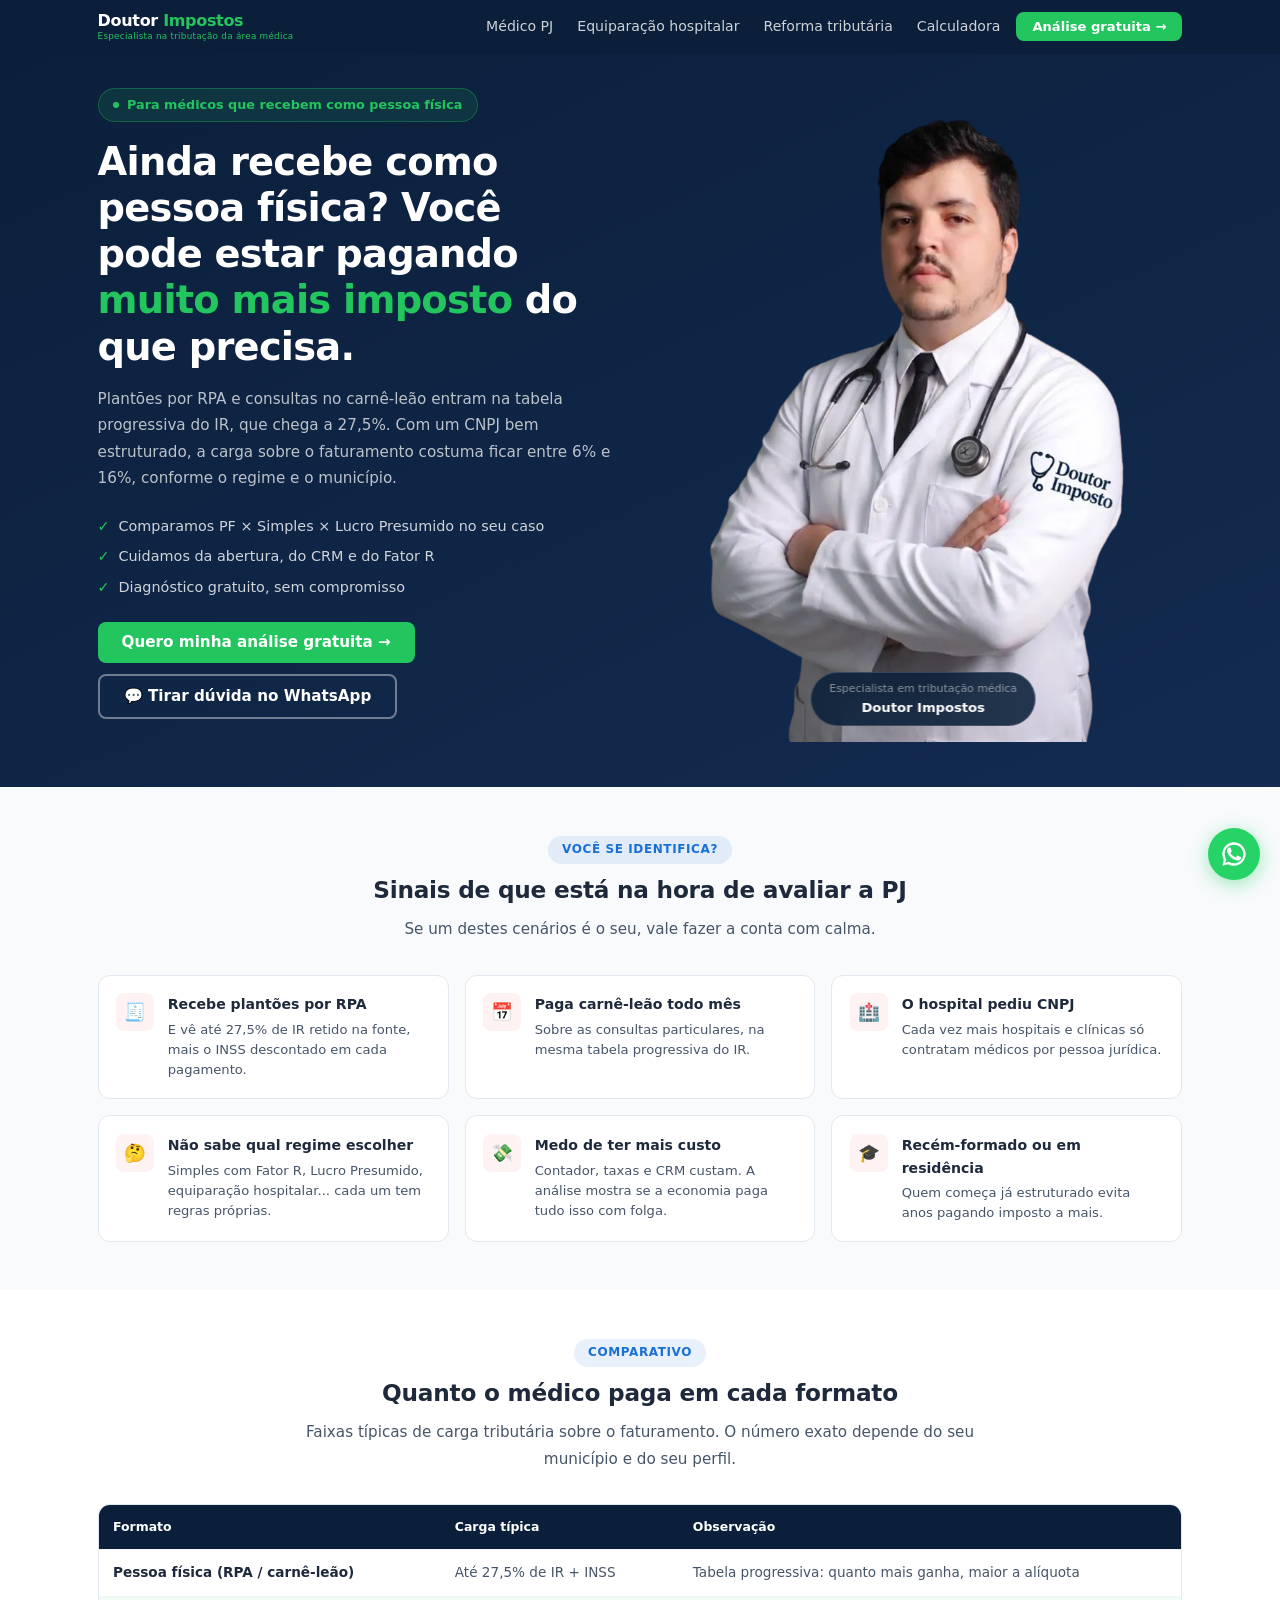
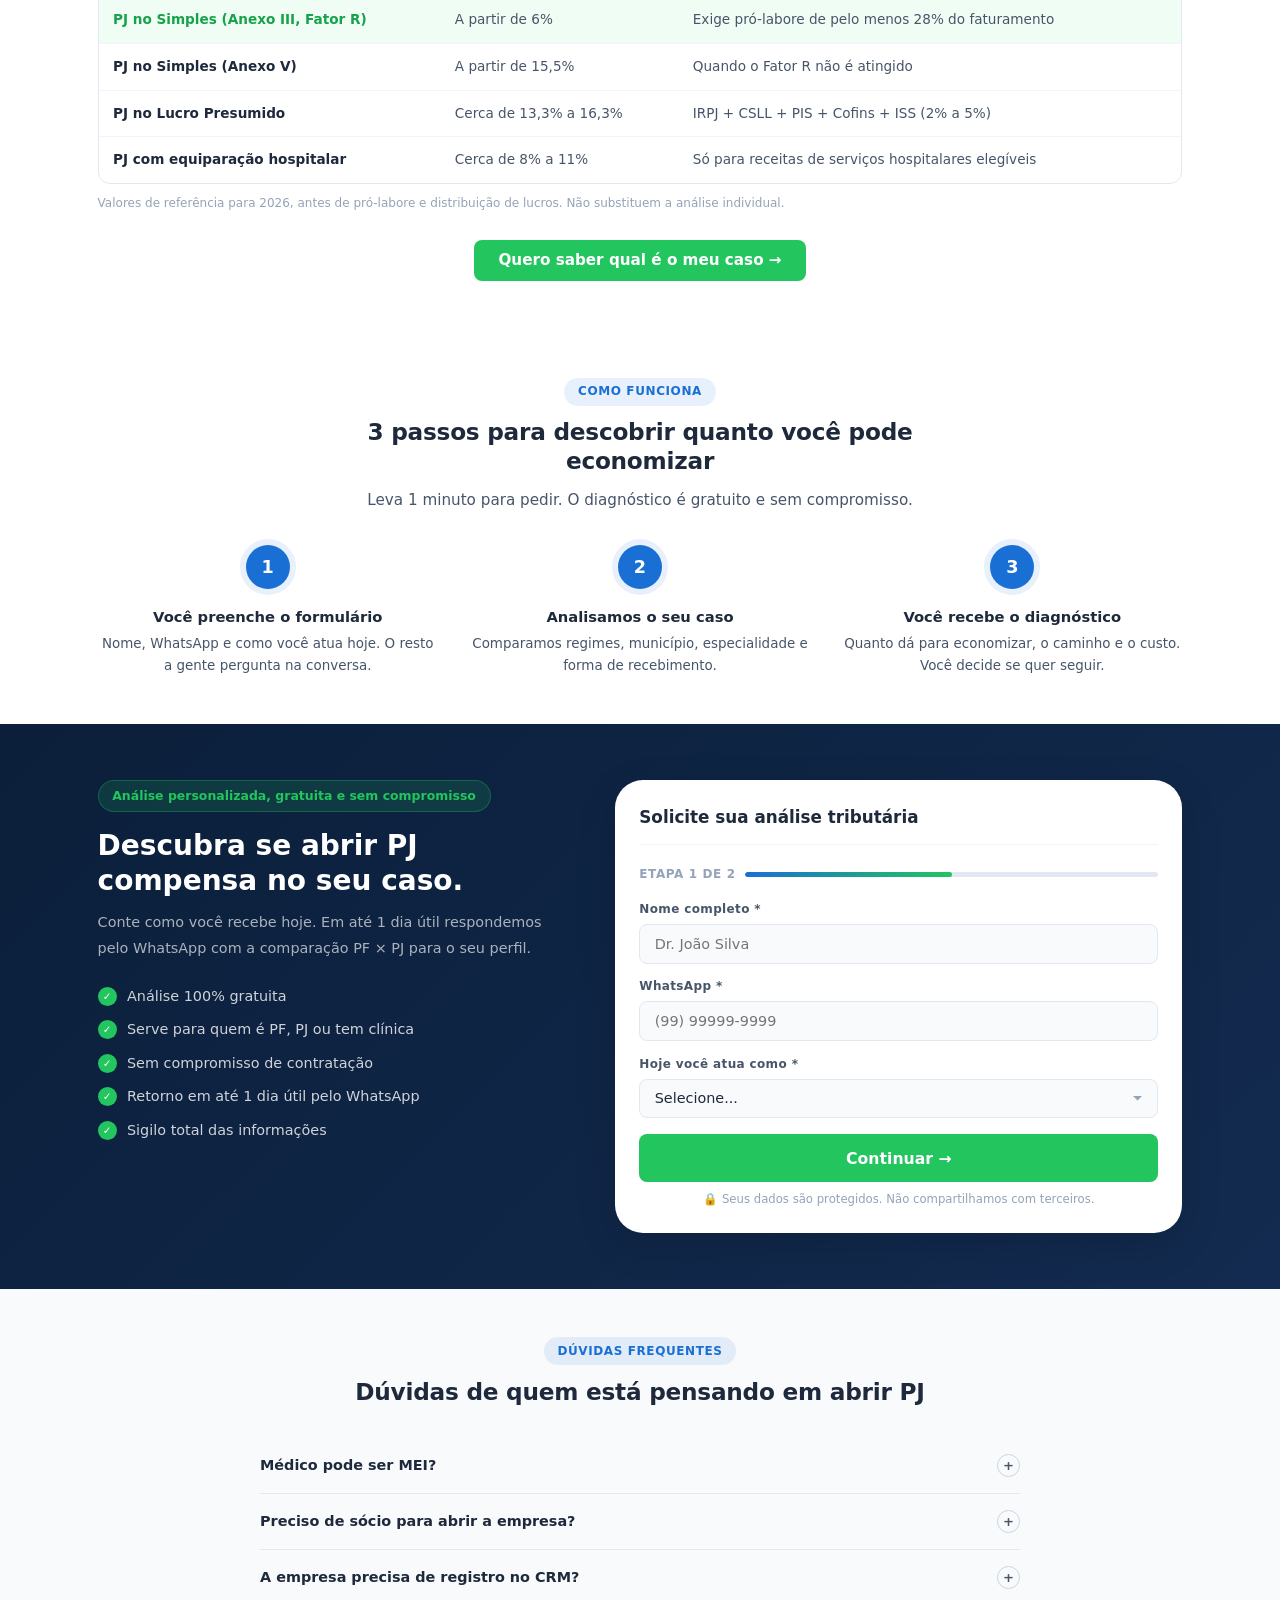
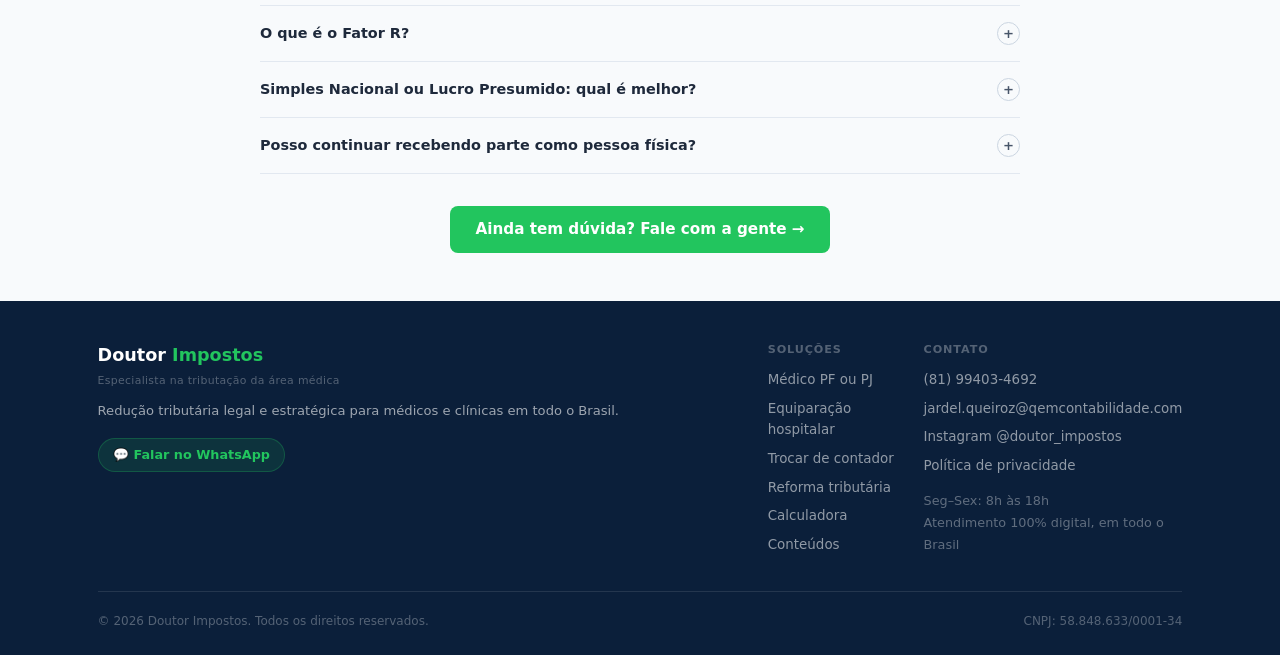
<file: medico-pj/index.html>
<!DOCTYPE html>
<html lang="pt-BR">
<head>
<meta charset="UTF-8">
<meta name="viewport" content="width=device-width, initial-scale=1.0">
<title>Médico PF ou PJ? Quanto você paga a mais recebendo como pessoa física | Doutor Impostos</title>
<meta name="description" content="Plantões, RPA e carnê-leão podem chegar a 27,5% de IR. Veja quando abrir PJ compensa para o médico e peça uma análise gratuita.">
<link rel="canonical" href="https://doutorimposto.com/medico-pj/">
<meta name="theme-color" content="#0B1F3A">
<meta property="og:type" content="website">
<meta property="og:locale" content="pt_BR">
<meta property="og:site_name" content="Doutor Impostos">
<meta property="og:title" content="Médico PF ou PJ? Quanto você paga a mais recebendo como pessoa física | Doutor Impostos">
<meta property="og:description" content="Plantões, RPA e carnê-leão podem chegar a 27,5% de IR. Veja quando abrir PJ compensa para o médico e peça uma análise gratuita.">
<meta property="og:url" content="https://doutorimposto.com/medico-pj/">
<meta property="og:image" content="https://doutorimposto.com/img/og.jpg">
<meta property="og:image:width" content="1200">
<meta property="og:image:height" content="630">
<meta name="twitter:card" content="summary_large_image">
<link rel="icon" href="data:image/svg+xml,%3Csvg xmlns='http://www.w3.org/2000/svg' viewBox='0 0 64 64'%3E%3Crect width='64' height='64' rx='14' fill='%230B1F3A'/%3E%3Ctext x='32' y='44' font-family='Segoe UI,Arial' font-size='34' font-weight='800' text-anchor='middle' fill='%2322C55E'%3EDI%3C/text%3E%3C/svg%3E">
<script>document.documentElement.classList.add('js')</script>
<link rel="stylesheet" href="/assets/site.css">
<script type="application/ld+json">{"@context": "https://schema.org", "@type": "AccountingService", "name": "Doutor Impostos", "url": "https://doutorimposto.com/", "image": "https://doutorimposto.com/img/og.jpg", "description": "Planejamento tributário e contabilidade especializada para médicos e clínicas em todo o Brasil.", "telephone": "+55-81-99403-4692", "areaServed": {"@type": "Country", "name": "Brasil"}, "sameAs": ["https://www.instagram.com/doutor_impostos/"], "taxID": "58.848.633/0001-34"}</script>
<script type="application/ld+json">{"@context": "https://schema.org", "@type": "BreadcrumbList", "itemListElement": [{"@type": "ListItem", "position": 1, "name": "Início", "item": "https://doutorimposto.com/"}, {"@type": "ListItem", "position": 2, "name": "Médico PF ou PJ", "item": "https://doutorimposto.com/medico-pj/"}]}</script>
<script type="application/ld+json">{"@context": "https://schema.org", "@type": "FAQPage", "mainEntity": [{"@type": "Question", "name": "Médico pode ser MEI?", "acceptedAnswer": {"@type": "Answer", "text": "Não. A medicina é uma profissão regulamentada e não pode ser exercida como MEI. O caminho costuma ser uma sociedade limitada unipessoal (SLU) ou uma sociedade com outros médicos."}}, {"@type": "Question", "name": "Preciso de sócio para abrir a empresa?", "acceptedAnswer": {"@type": "Answer", "text": "Não. Desde 2019 é possível abrir uma sociedade limitada com um único sócio (SLU), sem capital mínimo e sem misturar o patrimônio pessoal com o da empresa."}}, {"@type": "Question", "name": "A empresa precisa de registro no CRM?", "acceptedAnswer": {"@type": "Answer", "text": "Sim. A pessoa jurídica que presta serviços médicos precisa de inscrição no CRM do estado, com um diretor técnico médico. A gente cuida desse passo junto com a abertura."}}, {"@type": "Question", "name": "O que é o Fator R?", "acceptedAnswer": {"@type": "Answer", "text": "É a regra do Simples Nacional que define se a atividade médica paga pelo Anexo III (a partir de 6%) ou pelo Anexo V (a partir de 15,5%). Quando a folha de pagamento, incluindo o pró-labore, chega a 28% do faturamento, a empresa fica no Anexo III. Planejar o pró-labore faz toda a diferença."}}, {"@type": "Question", "name": "Simples Nacional ou Lucro Presumido: qual é melhor?", "acceptedAnswer": {"@type": "Answer", "text": "Depende do faturamento, do município (ISS), de você ter ou não funcionários e dos tipos de serviço. Abaixo de certo faturamento o Simples com Fator R costuma ganhar. Acima disso, o Presumido costuma compensar. Por isso a análise é individual."}}, {"@type": "Question", "name": "Posso continuar recebendo parte como pessoa física?", "acceptedAnswer": {"@type": "Answer", "text": "Pode, e às vezes faz sentido. Na análise simulamos os cenários (só PF, só PJ ou misto) e mostramos o que sai mais barato para você."}}]}</script>
<script src="/assets/di.js" defer></script>
</head>
<body>
<nav class="navbar">
  <div class="container navbar-inner">
    <a href="/" class="navbar-logo">Doutor<span> Impostos</span><span class="navbar-sub">Especialista na tributação da área médica</span></a>
    <div style="display:flex;align-items:center;gap:1rem">
      <div class="navbar-links">
        <a href="/medico-pj/">Médico PJ</a>
        <a href="/equiparacao-hospitalar/">Equiparação hospitalar</a>
        <a href="/reforma-tributaria-medicos/">Reforma tributária</a>
        <a href="/#calculadora">Calculadora</a>
      </div>
      <a href="#formulario" class="btn btn-green navbar-cta">Análise gratuita →</a>
    </div>
  </div>
</nav>
<section class="hero">
  <div class="container">
    <div class="hero-inner">
      <div>
        <div class="hero-badge"><span class="hero-dot"></span>Para médicos que recebem como pessoa física</div>
        <h1 class="hero-title">Ainda recebe como pessoa física? Você pode estar pagando <em>muito mais imposto</em> do que precisa.</h1>
        <p class="hero-sub">Plantões por RPA e consultas no carnê-leão entram na tabela progressiva do IR, que chega a 27,5%. Com um CNPJ bem estruturado, a carga sobre o faturamento costuma ficar entre 6% e 16%, conforme o regime e o município.</p>
        <ul class="hero-list"><li>Comparamos PF × Simples × Lucro Presumido no seu caso</li><li>Cuidamos da abertura, do CRM e do Fator R</li><li>Diagnóstico gratuito, sem compromisso</li></ul>
        <div class="hero-btns">
          <a href="#formulario" class="btn btn-green btn-full">Quero minha análise gratuita →</a>
          <a href="https://wa.me/5581994034692" target="_blank" rel="noopener" class="btn btn-outline btn-full" data-loc="hero">💬 Tirar dúvida no WhatsApp</a>
        </div>
      </div>
      <div class="hero-photo">
        <div class="hero-photo-wrap">
          <picture><source srcset="/img/especialista.webp" type="image/webp"><img src="/img/especialista.jpg" alt="Especialista do Doutor Impostos" width="720" height="900" loading="eager" fetchpriority="high"></picture>
          <div class="hero-photo-tag"><span>Especialista em tributação médica</span><strong>Doutor Impostos</strong></div>
        </div>
      </div>
    </div>
  </div>
</section>
<section class="section section--gray" id="dor">
  <div class="container">
    <div class="sec-head reveal">
      <div class="tag">Você se identifica?</div>
      <h2 class="h2">Sinais de que está na hora de avaliar a PJ</h2>
      <p class="lead" style="margin-top:.75rem">Se um destes cenários é o seu, vale fazer a conta com calma.</p>
    </div>
    <div class="dor-grid">
      <div class="dor-item reveal"><div class="dor-icon">🧾</div><div><div class="dor-title">Recebe plantões por RPA</div><p class="dor-desc">E vê até 27,5% de IR retido na fonte, mais o INSS descontado em cada pagamento.</p></div></div>
      <div class="dor-item reveal"><div class="dor-icon">📅</div><div><div class="dor-title">Paga carnê-leão todo mês</div><p class="dor-desc">Sobre as consultas particulares, na mesma tabela progressiva do IR.</p></div></div>
      <div class="dor-item reveal"><div class="dor-icon">🏥</div><div><div class="dor-title">O hospital pediu CNPJ</div><p class="dor-desc">Cada vez mais hospitais e clínicas só contratam médicos por pessoa jurídica.</p></div></div>
      <div class="dor-item reveal"><div class="dor-icon">🤔</div><div><div class="dor-title">Não sabe qual regime escolher</div><p class="dor-desc">Simples com Fator R, Lucro Presumido, equiparação hospitalar... cada um tem regras próprias.</p></div></div>
      <div class="dor-item reveal"><div class="dor-icon">💸</div><div><div class="dor-title">Medo de ter mais custo</div><p class="dor-desc">Contador, taxas e CRM custam. A análise mostra se a economia paga tudo isso com folga.</p></div></div>
      <div class="dor-item reveal"><div class="dor-icon">🎓</div><div><div class="dor-title">Recém-formado ou em residência</div><p class="dor-desc">Quem começa já estruturado evita anos pagando imposto a mais.</p></div></div>
    </div>
  </div>
</section>
<section class="section" id="comparativo">
  <div class="container">
    <div class="sec-head reveal">
      <div class="tag">Comparativo</div>
      <h2 class="h2">Quanto o médico paga em cada formato</h2>
      <p class="lead" style="margin-top:.75rem">Faixas típicas de carga tributária sobre o faturamento. O número exato depende do seu município e do seu perfil.</p>
    </div>
    <div class="cmp-wrap reveal"><table class="cmp-table"><thead><tr><th>Formato</th><th>Carga típica</th><th>Observação</th></tr></thead><tbody><tr><td>Pessoa física (RPA / carnê-leão)</td><td>Até 27,5% de IR + INSS</td><td>Tabela progressiva: quanto mais ganha, maior a alíquota</td></tr><tr class="hl"><td>PJ no Simples (Anexo III, Fator R)</td><td>A partir de 6%</td><td>Exige pró-labore de pelo menos 28% do faturamento</td></tr><tr><td>PJ no Simples (Anexo V)</td><td>A partir de 15,5%</td><td>Quando o Fator R não é atingido</td></tr><tr><td>PJ no Lucro Presumido</td><td>Cerca de 13,3% a 16,3%</td><td>IRPJ + CSLL + PIS + Cofins + ISS (2% a 5%)</td></tr><tr><td>PJ com equiparação hospitalar</td><td>Cerca de 8% a 11%</td><td>Só para receitas de serviços hospitalares elegíveis</td></tr></tbody></table></div>
    <p class="cmp-note">Valores de referência para 2026, antes de pró-labore e distribuição de lucros. Não substituem a análise individual.</p>
    <div class="center reveal" style="margin-top:1.75rem"><a href="#formulario" class="btn btn-green">Quero saber qual é o meu caso →</a></div>
  </div>
</section>
<section class="section" id="como">
  <div class="container">
    <div class="sec-head reveal">
      <div class="tag">Como funciona</div>
      <h2 class="h2">3 passos para descobrir quanto você pode economizar</h2>
      <p class="lead" style="margin-top:.75rem">Leva 1 minuto para pedir. O diagnóstico é gratuito e sem compromisso.</p>
    </div>
    <div class="como-steps">
      <div class="como-step reveal"><div class="como-num">1</div><div><div class="como-title">Você preenche o formulário</div><p class="como-desc">Nome, WhatsApp e como você atua hoje. O resto a gente pergunta na conversa.</p></div></div>
      <div class="como-step reveal"><div class="como-num">2</div><div><div class="como-title">Analisamos o seu caso</div><p class="como-desc">Comparamos regimes, município, especialidade e forma de recebimento.</p></div></div>
      <div class="como-step reveal"><div class="como-num">3</div><div><div class="como-title">Você recebe o diagnóstico</div><p class="como-desc">Quanto dá para economizar, o caminho e o custo. Você decide se quer seguir.</p></div></div>
    </div>
  </div>
</section>
<!-- @form:start (gerado por _src/gerar_paginas.py — edite lá) -->
<section class="form-section" id="formulario">
  <div class="container">
    <div class="form-wrap">
      <div class="form-left reveal">
        <div class="form-badge">Análise personalizada, gratuita e sem compromisso</div>
        <h2>Descubra se abrir PJ compensa no seu caso.</h2>
        <p>Conte como você recebe hoje. Em até 1 dia útil respondemos pelo WhatsApp com a comparação PF × PJ para o seu perfil.</p>
        <ul class="form-list">
          <li>Análise 100% gratuita</li>
          <li>Serve para quem é PF, PJ ou tem clínica</li>
          <li>Sem compromisso de contratação</li>
          <li>Retorno em até 1 dia útil pelo WhatsApp</li>
          <li>Sigilo total das informações</li>
        </ul>
      </div>
      <div class="form-right reveal">
        <div class="form-box">
          <p class="form-box-title">Solicite sua análise tributária</p>
          <div class="form-progress"><span id="formStepLabel">Etapa 1 de 2</span><div class="form-progress-track"><div class="form-progress-fill" id="formProgressFill"></div></div></div>
          <form id="leadForm" novalidate>
            <div class="form-step active" data-step="1">
              <div class="form-group"><label class="form-label" for="nome">Nome completo *</label><input class="form-input" type="text" id="nome" placeholder="Dr. João Silva" autocomplete="name"><span class="form-err" id="err-nome">Informe seu nome.</span></div>
              <div class="form-group"><label class="form-label" for="whatsapp">WhatsApp *</label><input class="form-input" type="tel" id="whatsapp" placeholder="(99) 99999-9999" inputmode="numeric" autocomplete="tel-national"><span class="form-err" id="err-whatsapp">Número inválido.</span></div>
              <div class="form-group"><label class="form-label" for="atuacao">Hoje você atua como *</label><select class="form-select" id="atuacao"><option value="">Selecione...</option><option>Pessoa física (plantões, RPA, carnê-leão)</option><option>Tenho PJ (CNPJ próprio)</option><option>Tenho clínica / consultório com equipe</option><option>Vou abrir minha empresa / recém-formado</option></select><span class="form-err" id="err-atuacao">Selecione uma opção.</span></div>
              <button type="button" class="form-submit" id="nextBtn">Continuar →</button>
            </div>
            <div class="form-step" data-step="2">
              <div class="form-row2">
                <div class="form-group"><label class="form-label" for="faturamento">Faturamento mensal *</label><select class="form-select" id="faturamento"><option value="">Selecione...</option><option>Até R$ 10.000</option><option>R$ 10.000 a R$ 30.000</option><option>R$ 30.000 a R$ 60.000</option><option>R$ 60.000 a R$ 100.000</option><option>Acima de R$ 100.000</option></select><span class="form-err" id="err-faturamento">Selecione.</span></div>
                <div class="form-group"><label class="form-label" for="especialidade">Especialidade</label><select class="form-select" id="especialidade"><option value="">Selecione...</option><option>Clínica médica / generalista</option><option>Anestesiologia</option><option>Cardiologia</option><option>Cirurgia geral</option><option>Cirurgia plástica</option><option>Dermatologia</option><option>Ginecologia e obstetrícia</option><option>Oftalmologia</option><option>Ortopedia</option><option>Pediatria</option><option>Psiquiatria</option><option>Radiologia / imagem</option><option>Odontologia</option><option>Outra</option></select></div>
              </div>
              <div class="form-group"><label class="form-label" for="regime">Regime tributário atual</label><select class="form-select" id="regime"><option value="">Selecione...</option><option>Não tenho CNPJ (pessoa física)</option><option>Simples Nacional</option><option>Lucro Presumido</option><option>Lucro Real</option><option>Não sei</option></select></div>
              <div class="form-group"><label class="form-label" for="email">E-mail <span class="form-hint">(opcional)</span></label><input class="form-input" type="email" id="email" placeholder="joao@clinica.com.br" inputmode="email" autocomplete="email"><span class="form-err" id="err-email">E-mail inválido.</span></div>
              <div class="form-group"><label class="form-label" for="mensagem">Sua principal dúvida <span class="form-hint">(opcional)</span></label><textarea class="form-textarea" id="mensagem" placeholder="Ex.: recebo plantões como PF e quero saber se compensa abrir PJ"></textarea></div>
              <label class="form-check"><input type="checkbox" id="lgpd"><span>Autorizo o contato pelo WhatsApp e concordo com a <a href="/politica-de-privacidade/" target="_blank">Política de Privacidade</a>.</span></label>
              <span class="form-err" id="err-lgpd">Precisamos da sua autorização para entrar em contato.</span>
              <div class="form-fail" id="formFail">Não conseguimos enviar agora. Tente de novo ou <a href="https://wa.me/5581994034692" target="_blank" rel="noopener" data-loc="form-erro">fale direto no WhatsApp</a>.</div>
              <div class="form-actions"><button type="button" class="form-back" id="backBtn">← Voltar</button><button type="submit" class="form-submit" id="submitBtn">Solicitar análise gratuita →</button></div>
            </div>
            <p class="form-note">🔒 Seus dados são protegidos. Não compartilhamos com terceiros.</p>
          </form>
          <div class="success" id="successMsg">
            <div class="success-icon">✅</div>
            <h3>Solicitação enviada!</h3>
            <p>Nosso time vai analisar seu perfil e entrar em contato em até <strong>1 dia útil</strong> pelo WhatsApp informado. Em instantes você poderá sugerir horários para a conversa.</p>
            <a href="https://wa.me/5581994034692" target="_blank" rel="noopener" class="success-wa" data-loc="form-sucesso">💬 Falar no WhatsApp agora</a>
          </div>
        </div>
      </div>
    </div>
  </div>
</section>
<!-- @form:end -->
<section class="section section--gray" id="faq">
  <div class="container">
    <div class="sec-head reveal">
      <div class="tag">Dúvidas frequentes</div>
      <h2 class="h2">Dúvidas de quem está pensando em abrir PJ</h2>
    </div>
    <div class="faq-list">
      <div class="faq-item"><button class="faq-q">Médico pode ser MEI? <span class="faq-icon">+</span></button><div class="faq-a"><p>Não. A medicina é uma profissão regulamentada e não pode ser exercida como MEI. O caminho costuma ser uma sociedade limitada unipessoal (SLU) ou uma sociedade com outros médicos.</p></div></div>
      <div class="faq-item"><button class="faq-q">Preciso de sócio para abrir a empresa? <span class="faq-icon">+</span></button><div class="faq-a"><p>Não. Desde 2019 é possível abrir uma sociedade limitada com um único sócio (SLU), sem capital mínimo e sem misturar o patrimônio pessoal com o da empresa.</p></div></div>
      <div class="faq-item"><button class="faq-q">A empresa precisa de registro no CRM? <span class="faq-icon">+</span></button><div class="faq-a"><p>Sim. A pessoa jurídica que presta serviços médicos precisa de inscrição no CRM do estado, com um diretor técnico médico. A gente cuida desse passo junto com a abertura.</p></div></div>
      <div class="faq-item"><button class="faq-q">O que é o Fator R? <span class="faq-icon">+</span></button><div class="faq-a"><p>É a regra do Simples Nacional que define se a atividade médica paga pelo Anexo III (a partir de 6%) ou pelo Anexo V (a partir de 15,5%). Quando a folha de pagamento, incluindo o pró-labore, chega a 28% do faturamento, a empresa fica no Anexo III. Planejar o pró-labore faz toda a diferença.</p></div></div>
      <div class="faq-item"><button class="faq-q">Simples Nacional ou Lucro Presumido: qual é melhor? <span class="faq-icon">+</span></button><div class="faq-a"><p>Depende do faturamento, do município (ISS), de você ter ou não funcionários e dos tipos de serviço. Abaixo de certo faturamento o Simples com Fator R costuma ganhar. Acima disso, o Presumido costuma compensar. Por isso a análise é individual.</p></div></div>
      <div class="faq-item"><button class="faq-q">Posso continuar recebendo parte como pessoa física? <span class="faq-icon">+</span></button><div class="faq-a"><p>Pode, e às vezes faz sentido. Na análise simulamos os cenários (só PF, só PJ ou misto) e mostramos o que sai mais barato para você.</p></div></div>
    </div>
    <div class="center reveal" style="margin-top:2rem">
      <a href="#formulario" class="btn btn-green btn-full" style="max-width:380px;margin:0 auto;padding:1rem 1.5rem">Ainda tem dúvida? Fale com a gente →</a>
    </div>
  </div>
</section>
<!-- @footer:start (gerado por _src/gerar_paginas.py — edite lá) -->
<footer class="footer" id="rodape">
  <div class="container">
    <div class="footer-top">
      <div class="footer-brand-col">
        <div class="footer-brand">Doutor<span> Impostos</span></div>
        <div class="footer-brand-sub">Especialista na tributação da área médica</div>
        <p class="footer-desc">Redução tributária legal e estratégica para médicos e clínicas em todo o Brasil.</p>
        <a href="https://wa.me/5581994034692" target="_blank" rel="noopener" class="footer-wa">💬 Falar no WhatsApp</a>
      </div>
      <div class="footer-cols-wrap">
        <div class="footer-cols">
          <div>
            <div class="footer-col-title">Soluções</div>
            <a href="/medico-pj/" class="footer-link">Médico PF ou PJ</a>
            <a href="/equiparacao-hospitalar/" class="footer-link">Equiparação hospitalar</a>
            <a href="/trocar-de-contador/" class="footer-link">Trocar de contador</a>
            <a href="/reforma-tributaria-medicos/" class="footer-link">Reforma tributária</a>
            <a href="/#calculadora" class="footer-link">Calculadora</a>
            <a href="/blog/" class="footer-link">Conteúdos</a>
          </div>
          <div>
            <div class="footer-col-title">Contato</div>
            <a href="https://wa.me/5581994034692" target="_blank" rel="noopener" class="footer-link">(81) 99403-4692</a>
            <a href="mailto:jardel.queiroz@qemcontabilidade.com" class="footer-link">jardel.queiroz@qemcontabilidade.com</a>
            <a href="https://www.instagram.com/doutor_impostos/" target="_blank" rel="noopener" class="footer-link">Instagram @doutor_impostos</a>
            <a href="/politica-de-privacidade/" class="footer-link">Política de privacidade</a>
            <div style="margin-top:.85rem;font-size:.8rem;line-height:1.7;color:rgba(255,255,255,.35)">Seg–Sex: 8h às 18h<br>Atendimento 100% digital, em todo o Brasil</div>
          </div>
        </div>
      </div>
    </div>
    <div class="footer-bottom">
      <span>© 2026 Doutor Impostos. Todos os direitos reservados.</span>
      
      <span>CNPJ: 58.848.633/0001-34</span>
    </div>
  </div>
</footer>

<a class="wa-btn" href="https://wa.me/5581994034692" target="_blank" rel="noopener" aria-label="Falar no WhatsApp" data-loc="botao-flutuante">
  <svg viewBox="0 0 24 24"><path d="M17.472 14.382c-.297-.149-1.758-.867-2.03-.967-.273-.099-.471-.148-.67.15-.197.297-.767.966-.94 1.164-.173.199-.347.223-.644.075-.297-.15-1.255-.463-2.39-1.475-.883-.788-1.48-1.761-1.653-2.059-.173-.297-.018-.458.13-.606.134-.133.298-.347.446-.52.149-.174.198-.298.298-.497.099-.198.05-.371-.025-.52-.075-.149-.669-1.612-.916-2.207-.242-.579-.487-.5-.669-.51-.173-.008-.371-.01-.57-.01-.198 0-.52.074-.792.372-.272.297-1.04 1.016-1.04 2.479 0 1.462 1.065 2.875 1.213 3.074.149.198 2.096 3.2 5.077 4.487.709.306 1.262.489 1.694.625.712.227 1.36.195 1.871.118.571-.085 1.758-.719 2.006-1.413.248-.694.248-1.289.173-1.413-.074-.124-.272-.198-.57-.347z"/><path d="M12 2C6.477 2 2 6.477 2 12c0 1.821.487 3.53 1.338 5.006L2.038 22l5.109-1.295A9.953 9.953 0 0012 22c5.523 0 10-4.477 10-10S17.523 2 12 2zm0 18a7.962 7.962 0 01-4.069-1.114l-.29-.173-3.033.768.797-2.966-.19-.304A7.962 7.962 0 014 12c0-4.411 3.589-8 8-8s8 3.589 8 8-3.589 8-8 8z"/></svg>
</a>
<!-- @footer:end -->

</body>
</html>
</file>
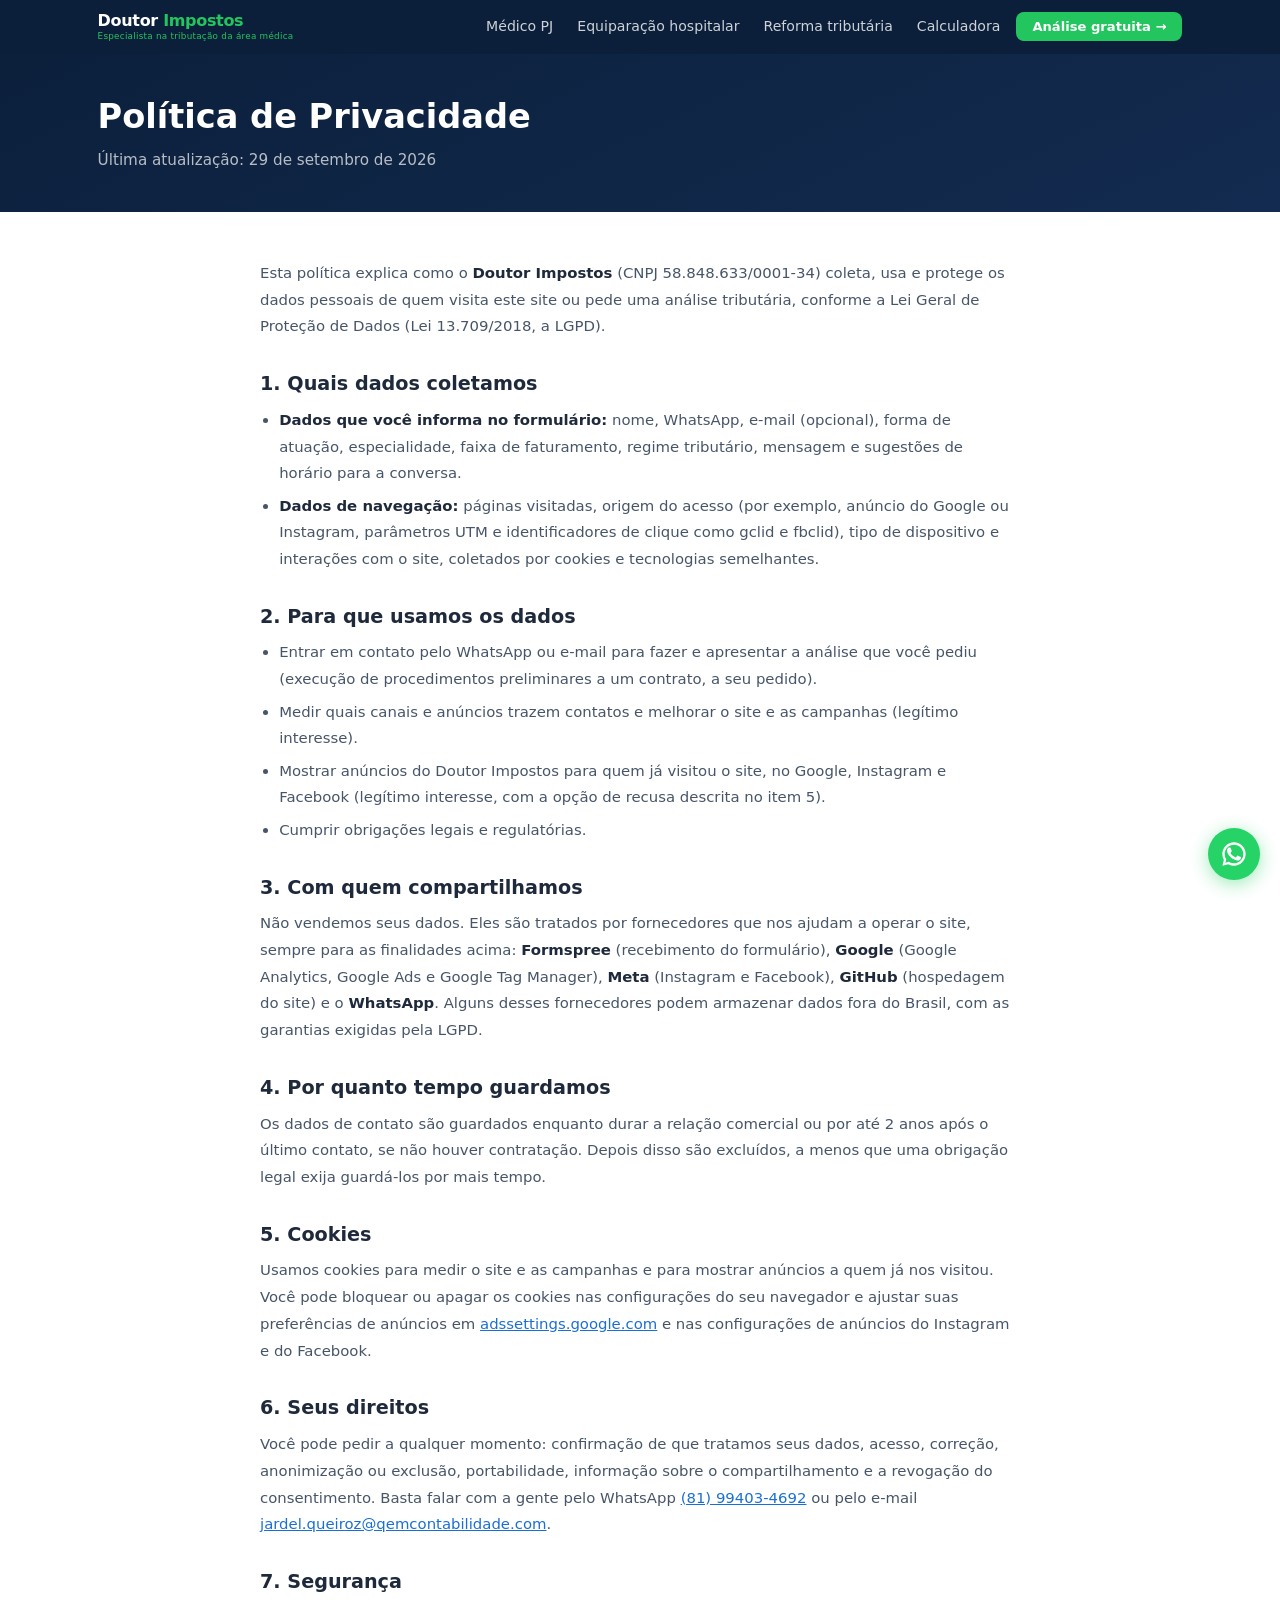
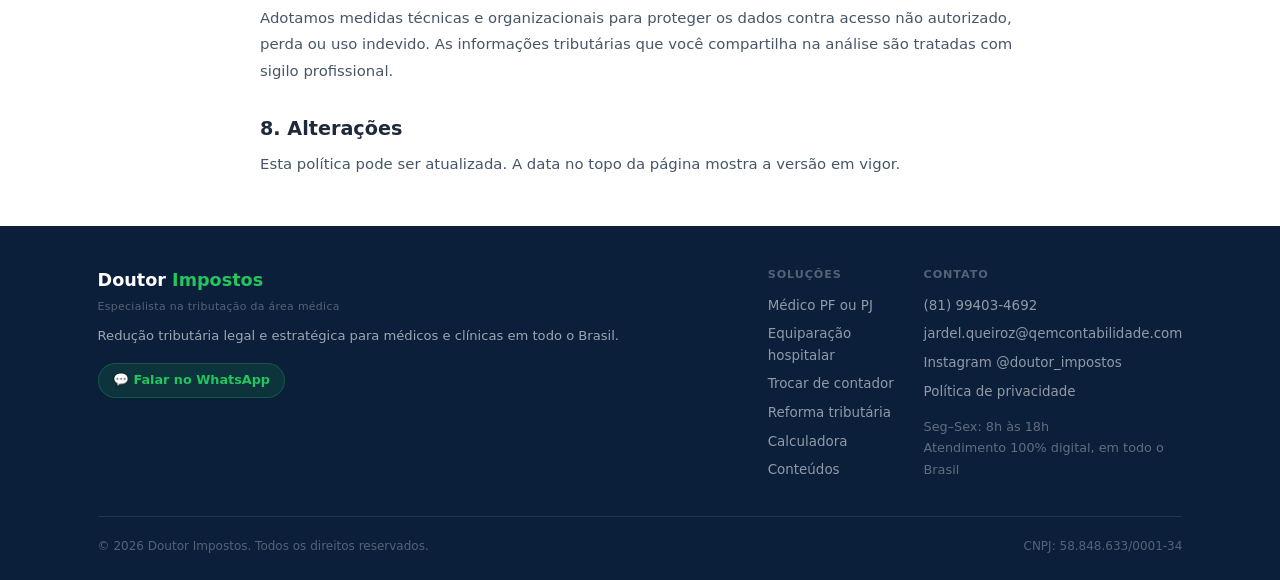
<file: politica-de-privacidade/index.html>
<!DOCTYPE html>
<html lang="pt-BR">
<head>
<meta charset="UTF-8">
<meta name="viewport" content="width=device-width, initial-scale=1.0">
<title>Política de Privacidade | Doutor Impostos</title>
<meta name="description" content="Como o Doutor Impostos coleta, usa e protege seus dados pessoais, conforme a LGPD.">
<link rel="canonical" href="https://doutorimposto.com/politica-de-privacidade/">
<meta name="theme-color" content="#0B1F3A">
<meta property="og:type" content="website">
<meta property="og:locale" content="pt_BR">
<meta property="og:site_name" content="Doutor Impostos">
<meta property="og:title" content="Política de Privacidade | Doutor Impostos">
<meta property="og:description" content="Como o Doutor Impostos coleta, usa e protege seus dados pessoais, conforme a LGPD.">
<meta property="og:url" content="https://doutorimposto.com/politica-de-privacidade/">
<meta property="og:image" content="https://doutorimposto.com/img/og.jpg">
<meta property="og:image:width" content="1200">
<meta property="og:image:height" content="630">
<meta name="twitter:card" content="summary_large_image">
<link rel="icon" href="data:image/svg+xml,%3Csvg xmlns='http://www.w3.org/2000/svg' viewBox='0 0 64 64'%3E%3Crect width='64' height='64' rx='14' fill='%230B1F3A'/%3E%3Ctext x='32' y='44' font-family='Segoe UI,Arial' font-size='34' font-weight='800' text-anchor='middle' fill='%2322C55E'%3EDI%3C/text%3E%3C/svg%3E">
<script>document.documentElement.classList.add('js')</script>
<link rel="stylesheet" href="/assets/site.css">
<script src="/assets/di.js" defer></script>
</head>
<body>
<nav class="navbar">
  <div class="container navbar-inner">
    <a href="/" class="navbar-logo">Doutor<span> Impostos</span><span class="navbar-sub">Especialista na tributação da área médica</span></a>
    <div style="display:flex;align-items:center;gap:1rem">
      <div class="navbar-links">
        <a href="/medico-pj/">Médico PJ</a>
        <a href="/equiparacao-hospitalar/">Equiparação hospitalar</a>
        <a href="/reforma-tributaria-medicos/">Reforma tributária</a>
        <a href="/#calculadora">Calculadora</a>
      </div>
      <a href="/#formulario" class="btn btn-green navbar-cta">Análise gratuita →</a>
    </div>
  </div>
</nav>
<section class="page-hero"><div class="container"><h1>Política de Privacidade</h1><p>Última atualização: 29 de setembro de 2026</p></div></section>
<section class="section"><div class="container"><div class="prose">
<p>Esta política explica como o <strong>Doutor Impostos</strong> (CNPJ 58.848.633/0001-34) coleta, usa e protege os dados pessoais de quem visita este site ou pede uma análise tributária, conforme a Lei Geral de Proteção de Dados (Lei 13.709/2018, a LGPD).</p>
<h2>1. Quais dados coletamos</h2>
<ul>
<li><strong>Dados que você informa no formulário:</strong> nome, WhatsApp, e-mail (opcional), forma de atuação, especialidade, faixa de faturamento, regime tributário, mensagem e sugestões de horário para a conversa.</li>
<li><strong>Dados de navegação:</strong> páginas visitadas, origem do acesso (por exemplo, anúncio do Google ou Instagram, parâmetros UTM e identificadores de clique como gclid e fbclid), tipo de dispositivo e interações com o site, coletados por cookies e tecnologias semelhantes.</li>
</ul>
<h2>2. Para que usamos os dados</h2>
<ul>
<li>Entrar em contato pelo WhatsApp ou e-mail para fazer e apresentar a análise que você pediu (execução de procedimentos preliminares a um contrato, a seu pedido).</li>
<li>Medir quais canais e anúncios trazem contatos e melhorar o site e as campanhas (legítimo interesse).</li>
<li>Mostrar anúncios do Doutor Impostos para quem já visitou o site, no Google, Instagram e Facebook (legítimo interesse, com a opção de recusa descrita no item 5).</li>
<li>Cumprir obrigações legais e regulatórias.</li>
</ul>
<h2>3. Com quem compartilhamos</h2>
<p>Não vendemos seus dados. Eles são tratados por fornecedores que nos ajudam a operar o site, sempre para as finalidades acima: <strong>Formspree</strong> (recebimento do formulário), <strong>Google</strong> (Google Analytics, Google Ads e Google Tag Manager), <strong>Meta</strong> (Instagram e Facebook), <strong>GitHub</strong> (hospedagem do site) e o <strong>WhatsApp</strong>. Alguns desses fornecedores podem armazenar dados fora do Brasil, com as garantias exigidas pela LGPD.</p>
<h2>4. Por quanto tempo guardamos</h2>
<p>Os dados de contato são guardados enquanto durar a relação comercial ou por até 2 anos após o último contato, se não houver contratação. Depois disso são excluídos, a menos que uma obrigação legal exija guardá-los por mais tempo.</p>
<h2>5. Cookies</h2>
<p>Usamos cookies para medir o site e as campanhas e para mostrar anúncios a quem já nos visitou. Você pode bloquear ou apagar os cookies nas configurações do seu navegador e ajustar suas preferências de anúncios em <a href="https://adssettings.google.com" target="_blank" rel="noopener">adssettings.google.com</a> e nas configurações de anúncios do Instagram e do Facebook.</p>
<h2>6. Seus direitos</h2>
<p>Você pode pedir a qualquer momento: confirmação de que tratamos seus dados, acesso, correção, anonimização ou exclusão, portabilidade, informação sobre o compartilhamento e a revogação do consentimento. Basta falar com a gente pelo WhatsApp <a href="https://wa.me/5581994034692" target="_blank" rel="noopener">(81) 99403-4692</a> ou pelo e-mail <a href="mailto:jardel.queiroz@qemcontabilidade.com">jardel.queiroz@qemcontabilidade.com</a>.</p>
<h2>7. Segurança</h2>
<p>Adotamos medidas técnicas e organizacionais para proteger os dados contra acesso não autorizado, perda ou uso indevido. As informações tributárias que você compartilha na análise são tratadas com sigilo profissional.</p>
<h2>8. Alterações</h2>
<p>Esta política pode ser atualizada. A data no topo da página mostra a versão em vigor.</p>
</div></div></section>
<!-- @footer:start (gerado por _src/gerar_paginas.py — edite lá) -->
<footer class="footer" id="rodape">
  <div class="container">
    <div class="footer-top">
      <div class="footer-brand-col">
        <div class="footer-brand">Doutor<span> Impostos</span></div>
        <div class="footer-brand-sub">Especialista na tributação da área médica</div>
        <p class="footer-desc">Redução tributária legal e estratégica para médicos e clínicas em todo o Brasil.</p>
        <a href="https://wa.me/5581994034692" target="_blank" rel="noopener" class="footer-wa">💬 Falar no WhatsApp</a>
      </div>
      <div class="footer-cols-wrap">
        <div class="footer-cols">
          <div>
            <div class="footer-col-title">Soluções</div>
            <a href="/medico-pj/" class="footer-link">Médico PF ou PJ</a>
            <a href="/equiparacao-hospitalar/" class="footer-link">Equiparação hospitalar</a>
            <a href="/trocar-de-contador/" class="footer-link">Trocar de contador</a>
            <a href="/reforma-tributaria-medicos/" class="footer-link">Reforma tributária</a>
            <a href="/#calculadora" class="footer-link">Calculadora</a>
            <a href="/blog/" class="footer-link">Conteúdos</a>
          </div>
          <div>
            <div class="footer-col-title">Contato</div>
            <a href="https://wa.me/5581994034692" target="_blank" rel="noopener" class="footer-link">(81) 99403-4692</a>
            <a href="mailto:jardel.queiroz@qemcontabilidade.com" class="footer-link">jardel.queiroz@qemcontabilidade.com</a>
            <a href="https://www.instagram.com/doutor_impostos/" target="_blank" rel="noopener" class="footer-link">Instagram @doutor_impostos</a>
            <a href="/politica-de-privacidade/" class="footer-link">Política de privacidade</a>
            <div style="margin-top:.85rem;font-size:.8rem;line-height:1.7;color:rgba(255,255,255,.35)">Seg–Sex: 8h às 18h<br>Atendimento 100% digital, em todo o Brasil</div>
          </div>
        </div>
      </div>
    </div>
    <div class="footer-bottom">
      <span>© 2026 Doutor Impostos. Todos os direitos reservados.</span>
      
      <span>CNPJ: 58.848.633/0001-34</span>
    </div>
  </div>
</footer>

<a class="wa-btn" href="https://wa.me/5581994034692" target="_blank" rel="noopener" aria-label="Falar no WhatsApp" data-loc="botao-flutuante">
  <svg viewBox="0 0 24 24"><path d="M17.472 14.382c-.297-.149-1.758-.867-2.03-.967-.273-.099-.471-.148-.67.15-.197.297-.767.966-.94 1.164-.173.199-.347.223-.644.075-.297-.15-1.255-.463-2.39-1.475-.883-.788-1.48-1.761-1.653-2.059-.173-.297-.018-.458.13-.606.134-.133.298-.347.446-.52.149-.174.198-.298.298-.497.099-.198.05-.371-.025-.52-.075-.149-.669-1.612-.916-2.207-.242-.579-.487-.5-.669-.51-.173-.008-.371-.01-.57-.01-.198 0-.52.074-.792.372-.272.297-1.04 1.016-1.04 2.479 0 1.462 1.065 2.875 1.213 3.074.149.198 2.096 3.2 5.077 4.487.709.306 1.262.489 1.694.625.712.227 1.36.195 1.871.118.571-.085 1.758-.719 2.006-1.413.248-.694.248-1.289.173-1.413-.074-.124-.272-.198-.57-.347z"/><path d="M12 2C6.477 2 2 6.477 2 12c0 1.821.487 3.53 1.338 5.006L2.038 22l5.109-1.295A9.953 9.953 0 0012 22c5.523 0 10-4.477 10-10S17.523 2 12 2zm0 18a7.962 7.962 0 01-4.069-1.114l-.29-.173-3.033.768.797-2.966-.19-.304A7.962 7.962 0 014 12c0-4.411 3.589-8 8-8s8 3.589 8 8-3.589 8-8 8z"/></svg>
</a>
<!-- @footer:end -->

</body>
</html>
</file>
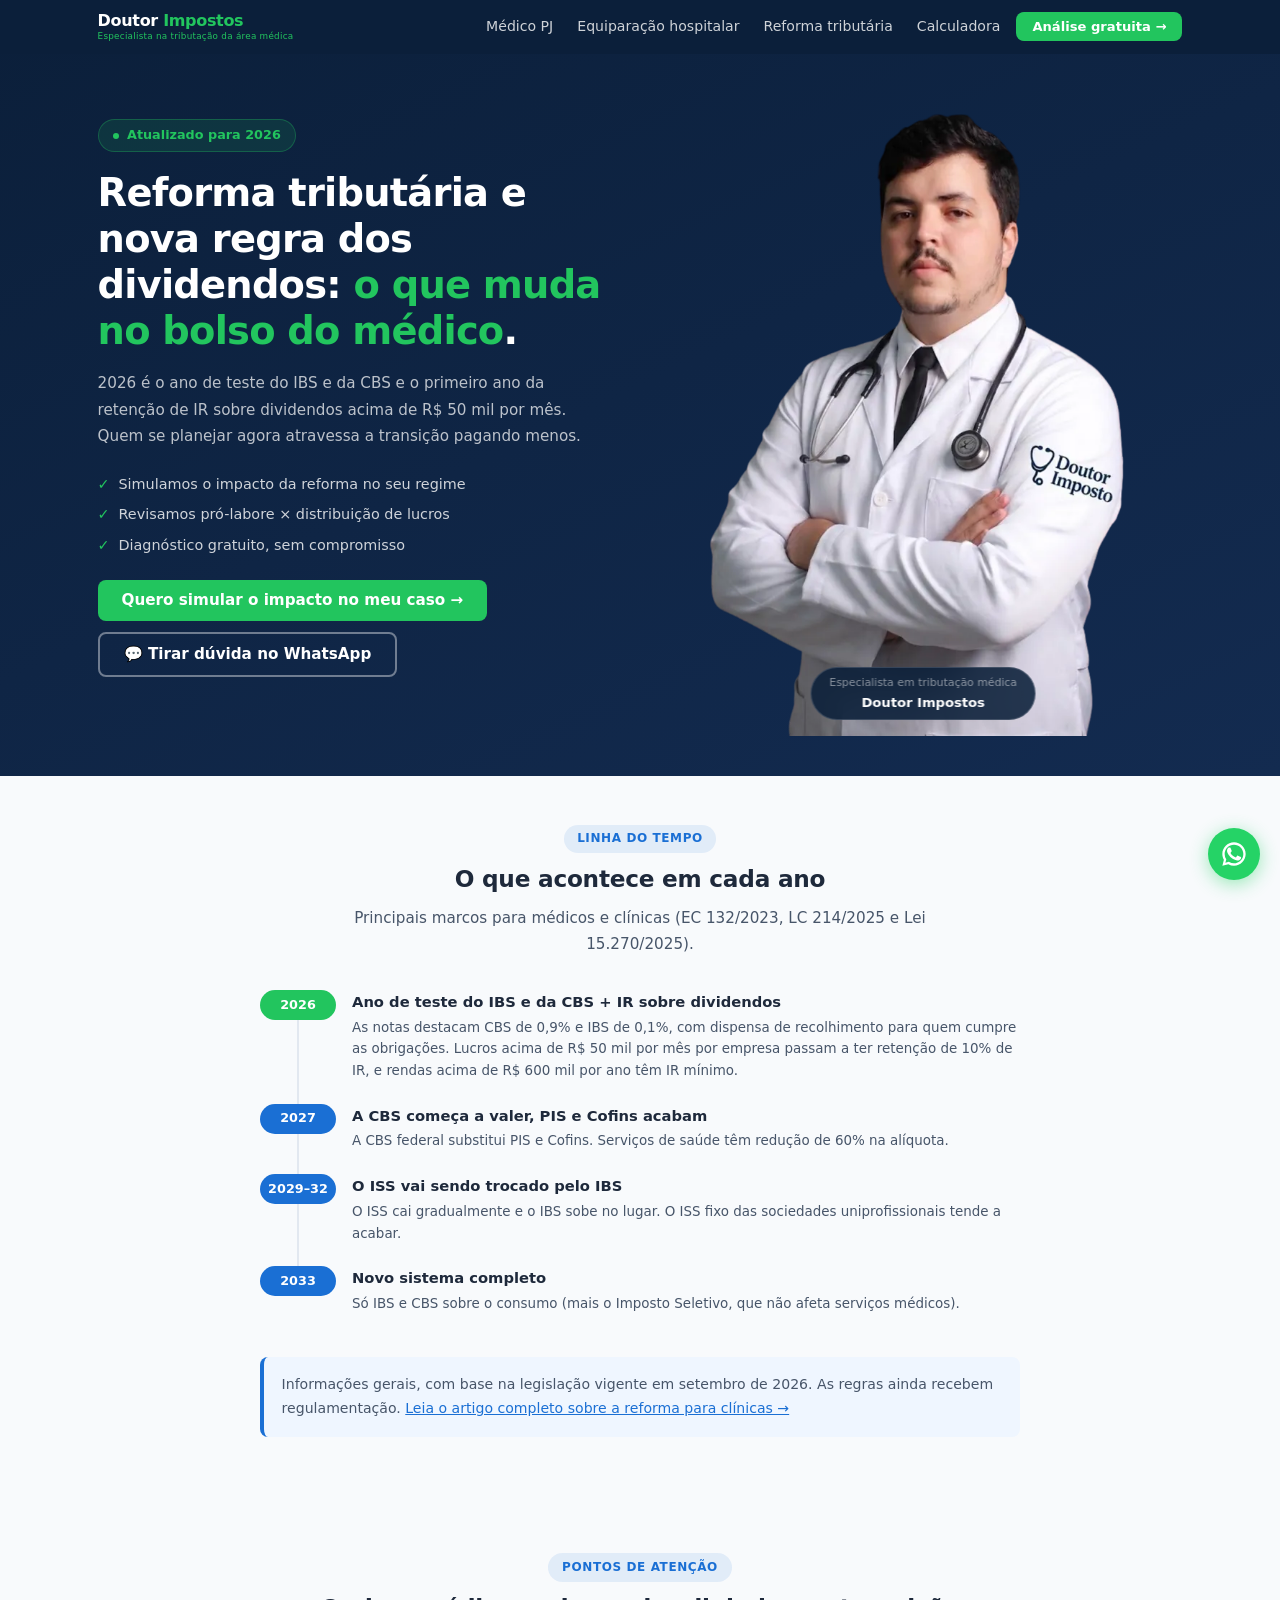
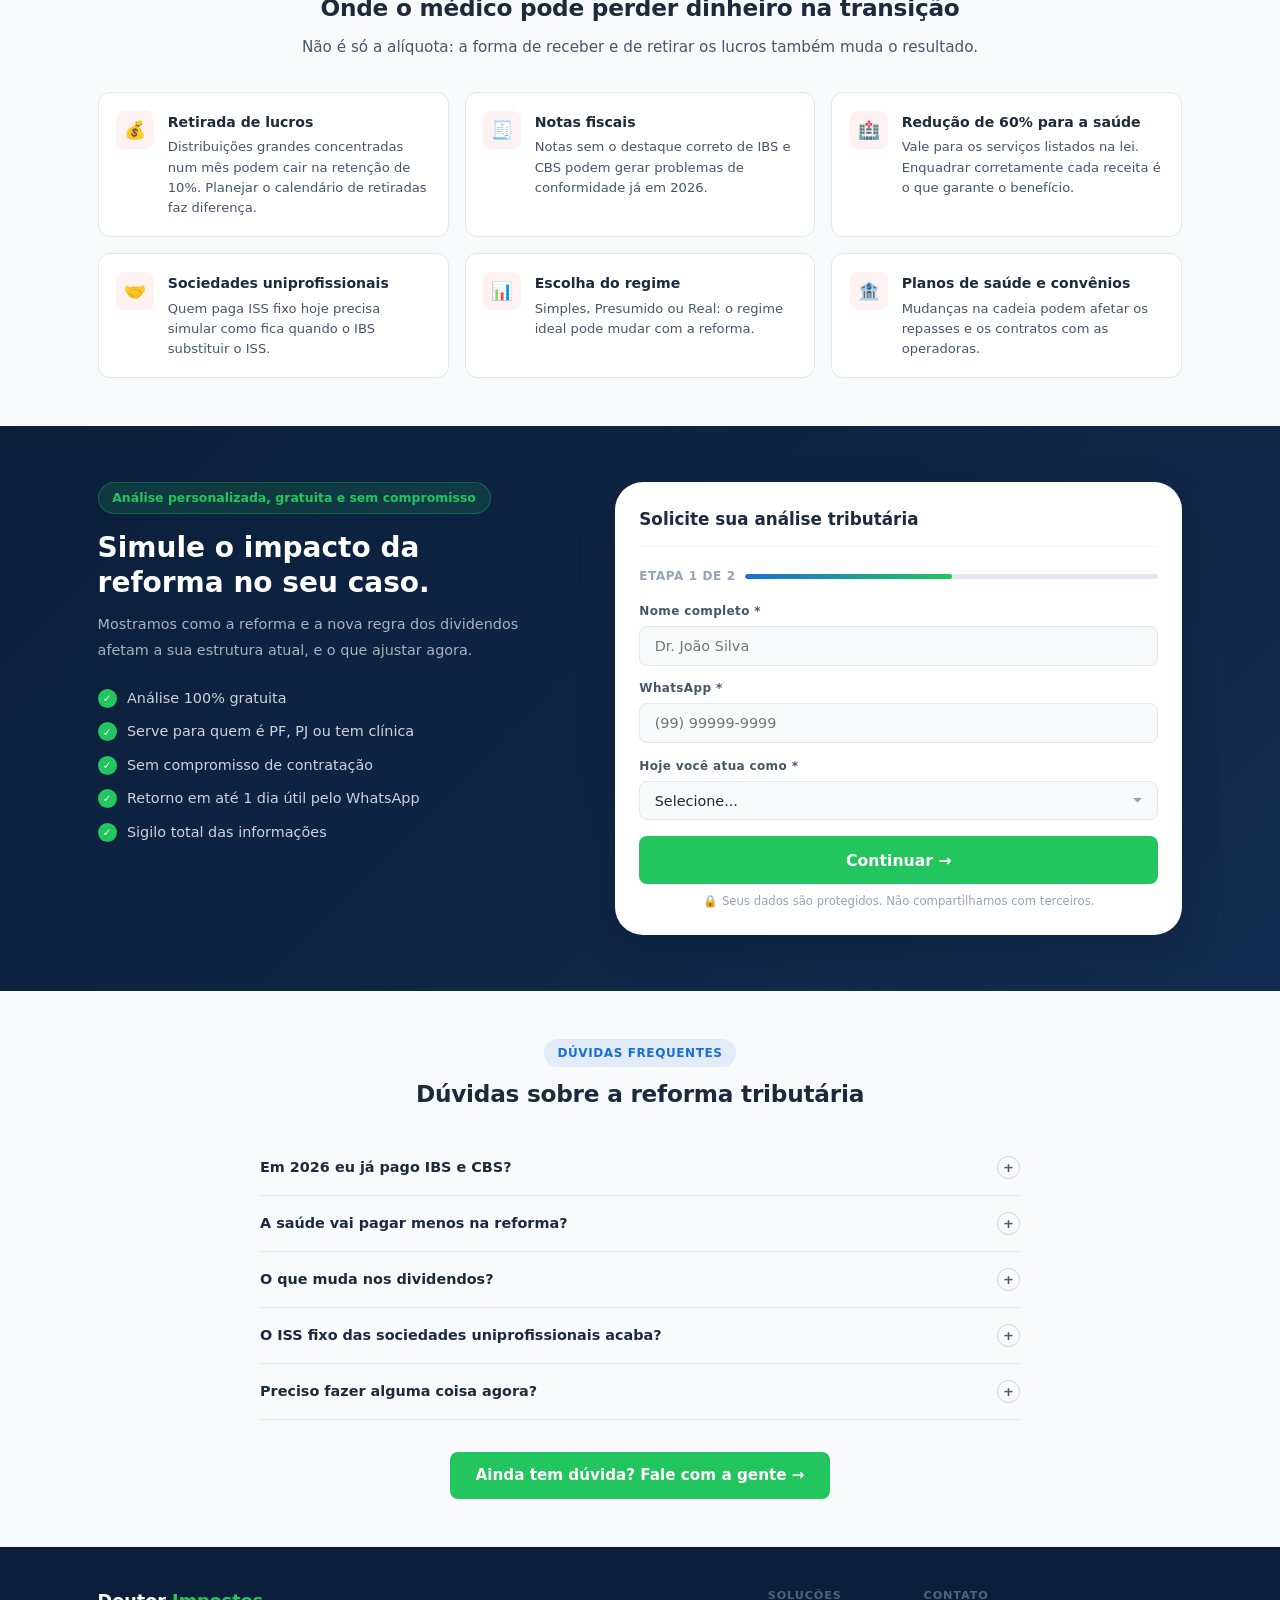
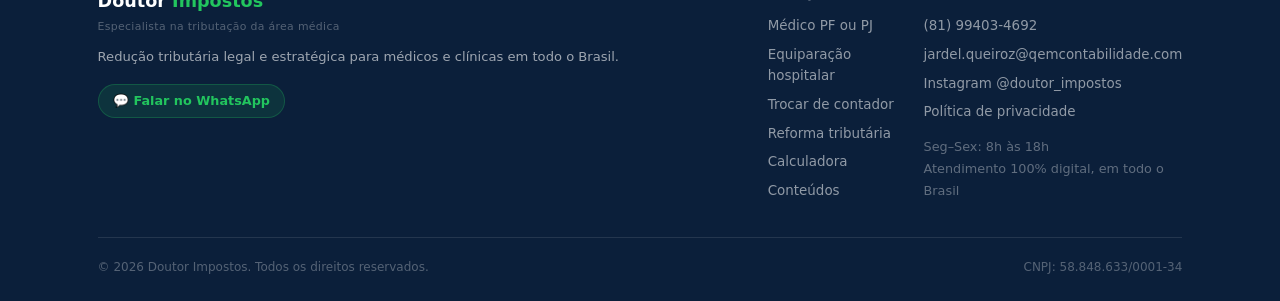
<file: reforma-tributaria-medicos/index.html>
<!DOCTYPE html>
<html lang="pt-BR">
<head>
<meta charset="UTF-8">
<meta name="viewport" content="width=device-width, initial-scale=1.0">
<title>Reforma tributária e dividendos: o que muda para o médico em 2026 e 2027 | Doutor Impostos</title>
<meta name="description" content="IBS, CBS, redução de 60% para a saúde e a nova tributação de dividendos acima de R$ 50 mil por mês. Entenda o impacto no médico PJ e na clínica.">
<link rel="canonical" href="https://doutorimposto.com/reforma-tributaria-medicos/">
<meta name="theme-color" content="#0B1F3A">
<meta property="og:type" content="website">
<meta property="og:locale" content="pt_BR">
<meta property="og:site_name" content="Doutor Impostos">
<meta property="og:title" content="Reforma tributária e dividendos: o que muda para o médico em 2026 e 2027 | Doutor Impostos">
<meta property="og:description" content="IBS, CBS, redução de 60% para a saúde e a nova tributação de dividendos acima de R$ 50 mil por mês. Entenda o impacto no médico PJ e na clínica.">
<meta property="og:url" content="https://doutorimposto.com/reforma-tributaria-medicos/">
<meta property="og:image" content="https://doutorimposto.com/img/og.jpg">
<meta property="og:image:width" content="1200">
<meta property="og:image:height" content="630">
<meta name="twitter:card" content="summary_large_image">
<link rel="icon" href="data:image/svg+xml,%3Csvg xmlns='http://www.w3.org/2000/svg' viewBox='0 0 64 64'%3E%3Crect width='64' height='64' rx='14' fill='%230B1F3A'/%3E%3Ctext x='32' y='44' font-family='Segoe UI,Arial' font-size='34' font-weight='800' text-anchor='middle' fill='%2322C55E'%3EDI%3C/text%3E%3C/svg%3E">
<script>document.documentElement.classList.add('js')</script>
<link rel="stylesheet" href="/assets/site.css">
<script type="application/ld+json">{"@context": "https://schema.org", "@type": "AccountingService", "name": "Doutor Impostos", "url": "https://doutorimposto.com/", "image": "https://doutorimposto.com/img/og.jpg", "description": "Planejamento tributário e contabilidade especializada para médicos e clínicas em todo o Brasil.", "telephone": "+55-81-99403-4692", "areaServed": {"@type": "Country", "name": "Brasil"}, "sameAs": ["https://www.instagram.com/doutor_impostos/"], "taxID": "58.848.633/0001-34"}</script>
<script type="application/ld+json">{"@context": "https://schema.org", "@type": "BreadcrumbList", "itemListElement": [{"@type": "ListItem", "position": 1, "name": "Início", "item": "https://doutorimposto.com/"}, {"@type": "ListItem", "position": 2, "name": "Reforma tributária para médicos", "item": "https://doutorimposto.com/reforma-tributaria-medicos/"}]}</script>
<script type="application/ld+json">{"@context": "https://schema.org", "@type": "FAQPage", "mainEntity": [{"@type": "Question", "name": "Em 2026 eu já pago IBS e CBS?", "acceptedAnswer": {"@type": "Answer", "text": "2026 é um ano de teste: as notas fiscais passam a destacar CBS (0,9%) e IBS (0,1%), mas quem cumpre as obrigações acessórias fica dispensado do recolhimento. A cobrança efetiva da CBS começa em 2027."}}, {"@type": "Question", "name": "A saúde vai pagar menos na reforma?", "acceptedAnswer": {"@type": "Answer", "text": "Os serviços de saúde listados na LC 214/2025 têm redução de 60% nas alíquotas de IBS e CBS. Profissões regulamentadas, como a medicina, também têm uma redução de 30% em algumas situações. Qual se aplica depende do serviço e da estrutura da empresa."}}, {"@type": "Question", "name": "O que muda nos dividendos?", "acceptedAnswer": {"@type": "Answer", "text": "Pela Lei 15.270/2025, a partir de 2026 os lucros acima de R$ 50 mil por mês pagos por uma mesma empresa a uma pessoa física têm retenção de 10% de IR. Quem tem renda anual acima de R$ 600 mil passa a ter um IR mínimo. Existe um redutor para evitar tributação excessiva, mas ele exige planejamento."}}, {"@type": "Question", "name": "O ISS fixo das sociedades uniprofissionais acaba?", "acceptedAnswer": {"@type": "Answer", "text": "O ISS será substituído gradualmente pelo IBS entre 2029 e 2032. Com isso, o regime de ISS fixo por profissional tende a deixar de existir. Quem depende dele precisa planejar a transição."}}, {"@type": "Question", "name": "Preciso fazer alguma coisa agora?", "acceptedAnswer": {"@type": "Answer", "text": "Sim: revisar a forma de retirada dos lucros (pró-labore × dividendos) por causa da nova tributação, conferir se as notas já destacam IBS e CBS corretamente e simular o impacto da transição no seu regime."}}]}</script>
<script src="/assets/di.js" defer></script>
</head>
<body>
<nav class="navbar">
  <div class="container navbar-inner">
    <a href="/" class="navbar-logo">Doutor<span> Impostos</span><span class="navbar-sub">Especialista na tributação da área médica</span></a>
    <div style="display:flex;align-items:center;gap:1rem">
      <div class="navbar-links">
        <a href="/medico-pj/">Médico PJ</a>
        <a href="/equiparacao-hospitalar/">Equiparação hospitalar</a>
        <a href="/reforma-tributaria-medicos/">Reforma tributária</a>
        <a href="/#calculadora">Calculadora</a>
      </div>
      <a href="#formulario" class="btn btn-green navbar-cta">Análise gratuita →</a>
    </div>
  </div>
</nav>
<section class="hero">
  <div class="container">
    <div class="hero-inner">
      <div>
        <div class="hero-badge"><span class="hero-dot"></span>Atualizado para 2026</div>
        <h1 class="hero-title">Reforma tributária e nova regra dos dividendos: <em>o que muda no bolso do médico</em>.</h1>
        <p class="hero-sub">2026 é o ano de teste do IBS e da CBS e o primeiro ano da retenção de IR sobre dividendos acima de R$ 50 mil por mês. Quem se planejar agora atravessa a transição pagando menos.</p>
        <ul class="hero-list"><li>Simulamos o impacto da reforma no seu regime</li><li>Revisamos pró-labore × distribuição de lucros</li><li>Diagnóstico gratuito, sem compromisso</li></ul>
        <div class="hero-btns">
          <a href="#formulario" class="btn btn-green btn-full">Quero simular o impacto no meu caso →</a>
          <a href="https://wa.me/5581994034692" target="_blank" rel="noopener" class="btn btn-outline btn-full" data-loc="hero">💬 Tirar dúvida no WhatsApp</a>
        </div>
      </div>
      <div class="hero-photo">
        <div class="hero-photo-wrap">
          <picture><source srcset="/img/especialista.webp" type="image/webp"><img src="/img/especialista.jpg" alt="Especialista do Doutor Impostos" width="720" height="900" loading="eager" fetchpriority="high"></picture>
          <div class="hero-photo-tag"><span>Especialista em tributação médica</span><strong>Doutor Impostos</strong></div>
        </div>
      </div>
    </div>
  </div>
</section>
<section class="section section--gray" id="linha-do-tempo">
  <div class="container">
    <div class="sec-head reveal"><div class="tag">Linha do tempo</div><h2 class="h2">O que acontece em cada ano</h2><p class="lead" style="margin-top:.75rem">Principais marcos para médicos e clínicas (EC 132/2023, LC 214/2025 e Lei 15.270/2025).</p></div>
    <div class="timeline reveal">
      <div class="tl-item now"><div class="tl-year">2026</div><div><div class="tl-title">Ano de teste do IBS e da CBS + IR sobre dividendos</div><p class="tl-desc">As notas destacam CBS de 0,9% e IBS de 0,1%, com dispensa de recolhimento para quem cumpre as obrigações. Lucros acima de R$ 50 mil por mês por empresa passam a ter retenção de 10% de IR, e rendas acima de R$ 600 mil por ano têm IR mínimo.</p></div></div>
      <div class="tl-item"><div class="tl-year">2027</div><div><div class="tl-title">A CBS começa a valer, PIS e Cofins acabam</div><p class="tl-desc">A CBS federal substitui PIS e Cofins. Serviços de saúde têm redução de 60% na alíquota.</p></div></div>
      <div class="tl-item"><div class="tl-year">2029–32</div><div><div class="tl-title">O ISS vai sendo trocado pelo IBS</div><p class="tl-desc">O ISS cai gradualmente e o IBS sobe no lugar. O ISS fixo das sociedades uniprofissionais tende a acabar.</p></div></div>
      <div class="tl-item"><div class="tl-year">2033</div><div><div class="tl-title">Novo sistema completo</div><p class="tl-desc">Só IBS e CBS sobre o consumo (mais o Imposto Seletivo, que não afeta serviços médicos).</p></div></div>
    </div>
    <div class="prose"><div class="callout">Informações gerais, com base na legislação vigente em setembro de 2026. As regras ainda recebem regulamentação. <a href="/blog/reforma-tributaria-clinicas-medicas.html">Leia o artigo completo sobre a reforma para clínicas →</a></div></div>
  </div>
</section>
<section class="section section--gray" id="dor">
  <div class="container">
    <div class="sec-head reveal">
      <div class="tag">Pontos de atenção</div>
      <h2 class="h2">Onde o médico pode perder dinheiro na transição</h2>
      <p class="lead" style="margin-top:.75rem">Não é só a alíquota: a forma de receber e de retirar os lucros também muda o resultado.</p>
    </div>
    <div class="dor-grid">
      <div class="dor-item reveal"><div class="dor-icon">💰</div><div><div class="dor-title">Retirada de lucros</div><p class="dor-desc">Distribuições grandes concentradas num mês podem cair na retenção de 10%. Planejar o calendário de retiradas faz diferença.</p></div></div>
      <div class="dor-item reveal"><div class="dor-icon">🧾</div><div><div class="dor-title">Notas fiscais</div><p class="dor-desc">Notas sem o destaque correto de IBS e CBS podem gerar problemas de conformidade já em 2026.</p></div></div>
      <div class="dor-item reveal"><div class="dor-icon">🏥</div><div><div class="dor-title">Redução de 60% para a saúde</div><p class="dor-desc">Vale para os serviços listados na lei. Enquadrar corretamente cada receita é o que garante o benefício.</p></div></div>
      <div class="dor-item reveal"><div class="dor-icon">🤝</div><div><div class="dor-title">Sociedades uniprofissionais</div><p class="dor-desc">Quem paga ISS fixo hoje precisa simular como fica quando o IBS substituir o ISS.</p></div></div>
      <div class="dor-item reveal"><div class="dor-icon">📊</div><div><div class="dor-title">Escolha do regime</div><p class="dor-desc">Simples, Presumido ou Real: o regime ideal pode mudar com a reforma.</p></div></div>
      <div class="dor-item reveal"><div class="dor-icon">🏦</div><div><div class="dor-title">Planos de saúde e convênios</div><p class="dor-desc">Mudanças na cadeia podem afetar os repasses e os contratos com as operadoras.</p></div></div>
    </div>
  </div>
</section>
<!-- @form:start (gerado por _src/gerar_paginas.py — edite lá) -->
<section class="form-section" id="formulario">
  <div class="container">
    <div class="form-wrap">
      <div class="form-left reveal">
        <div class="form-badge">Análise personalizada, gratuita e sem compromisso</div>
        <h2>Simule o impacto da reforma no seu caso.</h2>
        <p>Mostramos como a reforma e a nova regra dos dividendos afetam a sua estrutura atual, e o que ajustar agora.</p>
        <ul class="form-list">
          <li>Análise 100% gratuita</li>
          <li>Serve para quem é PF, PJ ou tem clínica</li>
          <li>Sem compromisso de contratação</li>
          <li>Retorno em até 1 dia útil pelo WhatsApp</li>
          <li>Sigilo total das informações</li>
        </ul>
      </div>
      <div class="form-right reveal">
        <div class="form-box">
          <p class="form-box-title">Solicite sua análise tributária</p>
          <div class="form-progress"><span id="formStepLabel">Etapa 1 de 2</span><div class="form-progress-track"><div class="form-progress-fill" id="formProgressFill"></div></div></div>
          <form id="leadForm" novalidate>
            <div class="form-step active" data-step="1">
              <div class="form-group"><label class="form-label" for="nome">Nome completo *</label><input class="form-input" type="text" id="nome" placeholder="Dr. João Silva" autocomplete="name"><span class="form-err" id="err-nome">Informe seu nome.</span></div>
              <div class="form-group"><label class="form-label" for="whatsapp">WhatsApp *</label><input class="form-input" type="tel" id="whatsapp" placeholder="(99) 99999-9999" inputmode="numeric" autocomplete="tel-national"><span class="form-err" id="err-whatsapp">Número inválido.</span></div>
              <div class="form-group"><label class="form-label" for="atuacao">Hoje você atua como *</label><select class="form-select" id="atuacao"><option value="">Selecione...</option><option>Pessoa física (plantões, RPA, carnê-leão)</option><option>Tenho PJ (CNPJ próprio)</option><option>Tenho clínica / consultório com equipe</option><option>Vou abrir minha empresa / recém-formado</option></select><span class="form-err" id="err-atuacao">Selecione uma opção.</span></div>
              <button type="button" class="form-submit" id="nextBtn">Continuar →</button>
            </div>
            <div class="form-step" data-step="2">
              <div class="form-row2">
                <div class="form-group"><label class="form-label" for="faturamento">Faturamento mensal *</label><select class="form-select" id="faturamento"><option value="">Selecione...</option><option>Até R$ 10.000</option><option>R$ 10.000 a R$ 30.000</option><option>R$ 30.000 a R$ 60.000</option><option>R$ 60.000 a R$ 100.000</option><option>Acima de R$ 100.000</option></select><span class="form-err" id="err-faturamento">Selecione.</span></div>
                <div class="form-group"><label class="form-label" for="especialidade">Especialidade</label><select class="form-select" id="especialidade"><option value="">Selecione...</option><option>Clínica médica / generalista</option><option>Anestesiologia</option><option>Cardiologia</option><option>Cirurgia geral</option><option>Cirurgia plástica</option><option>Dermatologia</option><option>Ginecologia e obstetrícia</option><option>Oftalmologia</option><option>Ortopedia</option><option>Pediatria</option><option>Psiquiatria</option><option>Radiologia / imagem</option><option>Odontologia</option><option>Outra</option></select></div>
              </div>
              <div class="form-group"><label class="form-label" for="regime">Regime tributário atual</label><select class="form-select" id="regime"><option value="">Selecione...</option><option>Não tenho CNPJ (pessoa física)</option><option>Simples Nacional</option><option>Lucro Presumido</option><option>Lucro Real</option><option>Não sei</option></select></div>
              <div class="form-group"><label class="form-label" for="email">E-mail <span class="form-hint">(opcional)</span></label><input class="form-input" type="email" id="email" placeholder="joao@clinica.com.br" inputmode="email" autocomplete="email"><span class="form-err" id="err-email">E-mail inválido.</span></div>
              <div class="form-group"><label class="form-label" for="mensagem">Sua principal dúvida <span class="form-hint">(opcional)</span></label><textarea class="form-textarea" id="mensagem" placeholder="Ex.: recebo plantões como PF e quero saber se compensa abrir PJ"></textarea></div>
              <label class="form-check"><input type="checkbox" id="lgpd"><span>Autorizo o contato pelo WhatsApp e concordo com a <a href="/politica-de-privacidade/" target="_blank">Política de Privacidade</a>.</span></label>
              <span class="form-err" id="err-lgpd">Precisamos da sua autorização para entrar em contato.</span>
              <div class="form-fail" id="formFail">Não conseguimos enviar agora. Tente de novo ou <a href="https://wa.me/5581994034692" target="_blank" rel="noopener" data-loc="form-erro">fale direto no WhatsApp</a>.</div>
              <div class="form-actions"><button type="button" class="form-back" id="backBtn">← Voltar</button><button type="submit" class="form-submit" id="submitBtn">Solicitar análise gratuita →</button></div>
            </div>
            <p class="form-note">🔒 Seus dados são protegidos. Não compartilhamos com terceiros.</p>
          </form>
          <div class="success" id="successMsg">
            <div class="success-icon">✅</div>
            <h3>Solicitação enviada!</h3>
            <p>Nosso time vai analisar seu perfil e entrar em contato em até <strong>1 dia útil</strong> pelo WhatsApp informado. Em instantes você poderá sugerir horários para a conversa.</p>
            <a href="https://wa.me/5581994034692" target="_blank" rel="noopener" class="success-wa" data-loc="form-sucesso">💬 Falar no WhatsApp agora</a>
          </div>
        </div>
      </div>
    </div>
  </div>
</section>
<!-- @form:end -->
<section class="section section--gray" id="faq">
  <div class="container">
    <div class="sec-head reveal">
      <div class="tag">Dúvidas frequentes</div>
      <h2 class="h2">Dúvidas sobre a reforma tributária</h2>
    </div>
    <div class="faq-list">
      <div class="faq-item"><button class="faq-q">Em 2026 eu já pago IBS e CBS? <span class="faq-icon">+</span></button><div class="faq-a"><p>2026 é um ano de teste: as notas fiscais passam a destacar CBS (0,9%) e IBS (0,1%), mas quem cumpre as obrigações acessórias fica dispensado do recolhimento. A cobrança efetiva da CBS começa em 2027.</p></div></div>
      <div class="faq-item"><button class="faq-q">A saúde vai pagar menos na reforma? <span class="faq-icon">+</span></button><div class="faq-a"><p>Os serviços de saúde listados na LC 214/2025 têm redução de 60% nas alíquotas de IBS e CBS. Profissões regulamentadas, como a medicina, também têm uma redução de 30% em algumas situações. Qual se aplica depende do serviço e da estrutura da empresa.</p></div></div>
      <div class="faq-item"><button class="faq-q">O que muda nos dividendos? <span class="faq-icon">+</span></button><div class="faq-a"><p>Pela Lei 15.270/2025, a partir de 2026 os lucros acima de R$ 50 mil por mês pagos por uma mesma empresa a uma pessoa física têm retenção de 10% de IR. Quem tem renda anual acima de R$ 600 mil passa a ter um IR mínimo. Existe um redutor para evitar tributação excessiva, mas ele exige planejamento.</p></div></div>
      <div class="faq-item"><button class="faq-q">O ISS fixo das sociedades uniprofissionais acaba? <span class="faq-icon">+</span></button><div class="faq-a"><p>O ISS será substituído gradualmente pelo IBS entre 2029 e 2032. Com isso, o regime de ISS fixo por profissional tende a deixar de existir. Quem depende dele precisa planejar a transição.</p></div></div>
      <div class="faq-item"><button class="faq-q">Preciso fazer alguma coisa agora? <span class="faq-icon">+</span></button><div class="faq-a"><p>Sim: revisar a forma de retirada dos lucros (pró-labore × dividendos) por causa da nova tributação, conferir se as notas já destacam IBS e CBS corretamente e simular o impacto da transição no seu regime.</p></div></div>
    </div>
    <div class="center reveal" style="margin-top:2rem">
      <a href="#formulario" class="btn btn-green btn-full" style="max-width:380px;margin:0 auto;padding:1rem 1.5rem">Ainda tem dúvida? Fale com a gente →</a>
    </div>
  </div>
</section>
<!-- @footer:start (gerado por _src/gerar_paginas.py — edite lá) -->
<footer class="footer" id="rodape">
  <div class="container">
    <div class="footer-top">
      <div class="footer-brand-col">
        <div class="footer-brand">Doutor<span> Impostos</span></div>
        <div class="footer-brand-sub">Especialista na tributação da área médica</div>
        <p class="footer-desc">Redução tributária legal e estratégica para médicos e clínicas em todo o Brasil.</p>
        <a href="https://wa.me/5581994034692" target="_blank" rel="noopener" class="footer-wa">💬 Falar no WhatsApp</a>
      </div>
      <div class="footer-cols-wrap">
        <div class="footer-cols">
          <div>
            <div class="footer-col-title">Soluções</div>
            <a href="/medico-pj/" class="footer-link">Médico PF ou PJ</a>
            <a href="/equiparacao-hospitalar/" class="footer-link">Equiparação hospitalar</a>
            <a href="/trocar-de-contador/" class="footer-link">Trocar de contador</a>
            <a href="/reforma-tributaria-medicos/" class="footer-link">Reforma tributária</a>
            <a href="/#calculadora" class="footer-link">Calculadora</a>
            <a href="/blog/" class="footer-link">Conteúdos</a>
          </div>
          <div>
            <div class="footer-col-title">Contato</div>
            <a href="https://wa.me/5581994034692" target="_blank" rel="noopener" class="footer-link">(81) 99403-4692</a>
            <a href="mailto:jardel.queiroz@qemcontabilidade.com" class="footer-link">jardel.queiroz@qemcontabilidade.com</a>
            <a href="https://www.instagram.com/doutor_impostos/" target="_blank" rel="noopener" class="footer-link">Instagram @doutor_impostos</a>
            <a href="/politica-de-privacidade/" class="footer-link">Política de privacidade</a>
            <div style="margin-top:.85rem;font-size:.8rem;line-height:1.7;color:rgba(255,255,255,.35)">Seg–Sex: 8h às 18h<br>Atendimento 100% digital, em todo o Brasil</div>
          </div>
        </div>
      </div>
    </div>
    <div class="footer-bottom">
      <span>© 2026 Doutor Impostos. Todos os direitos reservados.</span>
      
      <span>CNPJ: 58.848.633/0001-34</span>
    </div>
  </div>
</footer>

<a class="wa-btn" href="https://wa.me/5581994034692" target="_blank" rel="noopener" aria-label="Falar no WhatsApp" data-loc="botao-flutuante">
  <svg viewBox="0 0 24 24"><path d="M17.472 14.382c-.297-.149-1.758-.867-2.03-.967-.273-.099-.471-.148-.67.15-.197.297-.767.966-.94 1.164-.173.199-.347.223-.644.075-.297-.15-1.255-.463-2.39-1.475-.883-.788-1.48-1.761-1.653-2.059-.173-.297-.018-.458.13-.606.134-.133.298-.347.446-.52.149-.174.198-.298.298-.497.099-.198.05-.371-.025-.52-.075-.149-.669-1.612-.916-2.207-.242-.579-.487-.5-.669-.51-.173-.008-.371-.01-.57-.01-.198 0-.52.074-.792.372-.272.297-1.04 1.016-1.04 2.479 0 1.462 1.065 2.875 1.213 3.074.149.198 2.096 3.2 5.077 4.487.709.306 1.262.489 1.694.625.712.227 1.36.195 1.871.118.571-.085 1.758-.719 2.006-1.413.248-.694.248-1.289.173-1.413-.074-.124-.272-.198-.57-.347z"/><path d="M12 2C6.477 2 2 6.477 2 12c0 1.821.487 3.53 1.338 5.006L2.038 22l5.109-1.295A9.953 9.953 0 0012 22c5.523 0 10-4.477 10-10S17.523 2 12 2zm0 18a7.962 7.962 0 01-4.069-1.114l-.29-.173-3.033.768.797-2.966-.19-.304A7.962 7.962 0 014 12c0-4.411 3.589-8 8-8s8 3.589 8 8-3.589 8-8 8z"/></svg>
</a>
<!-- @footer:end -->

</body>
</html>
</file>
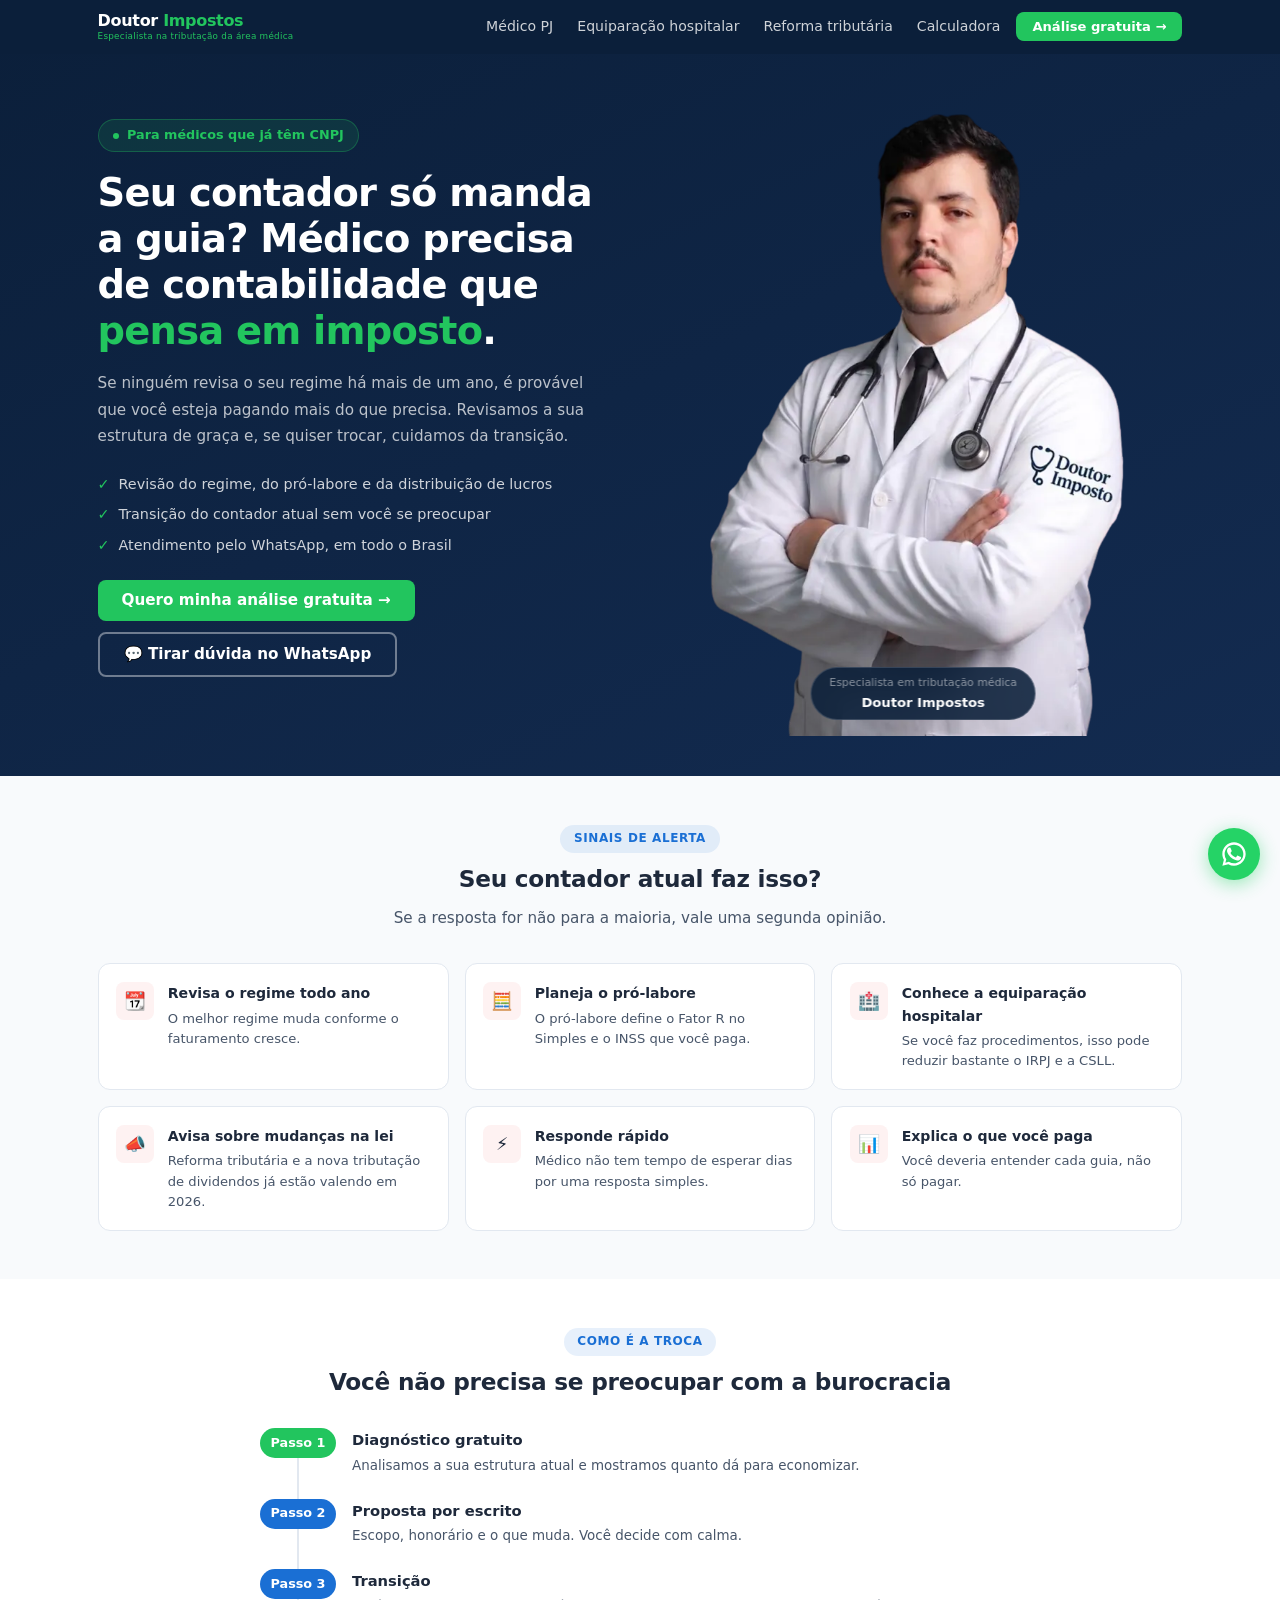
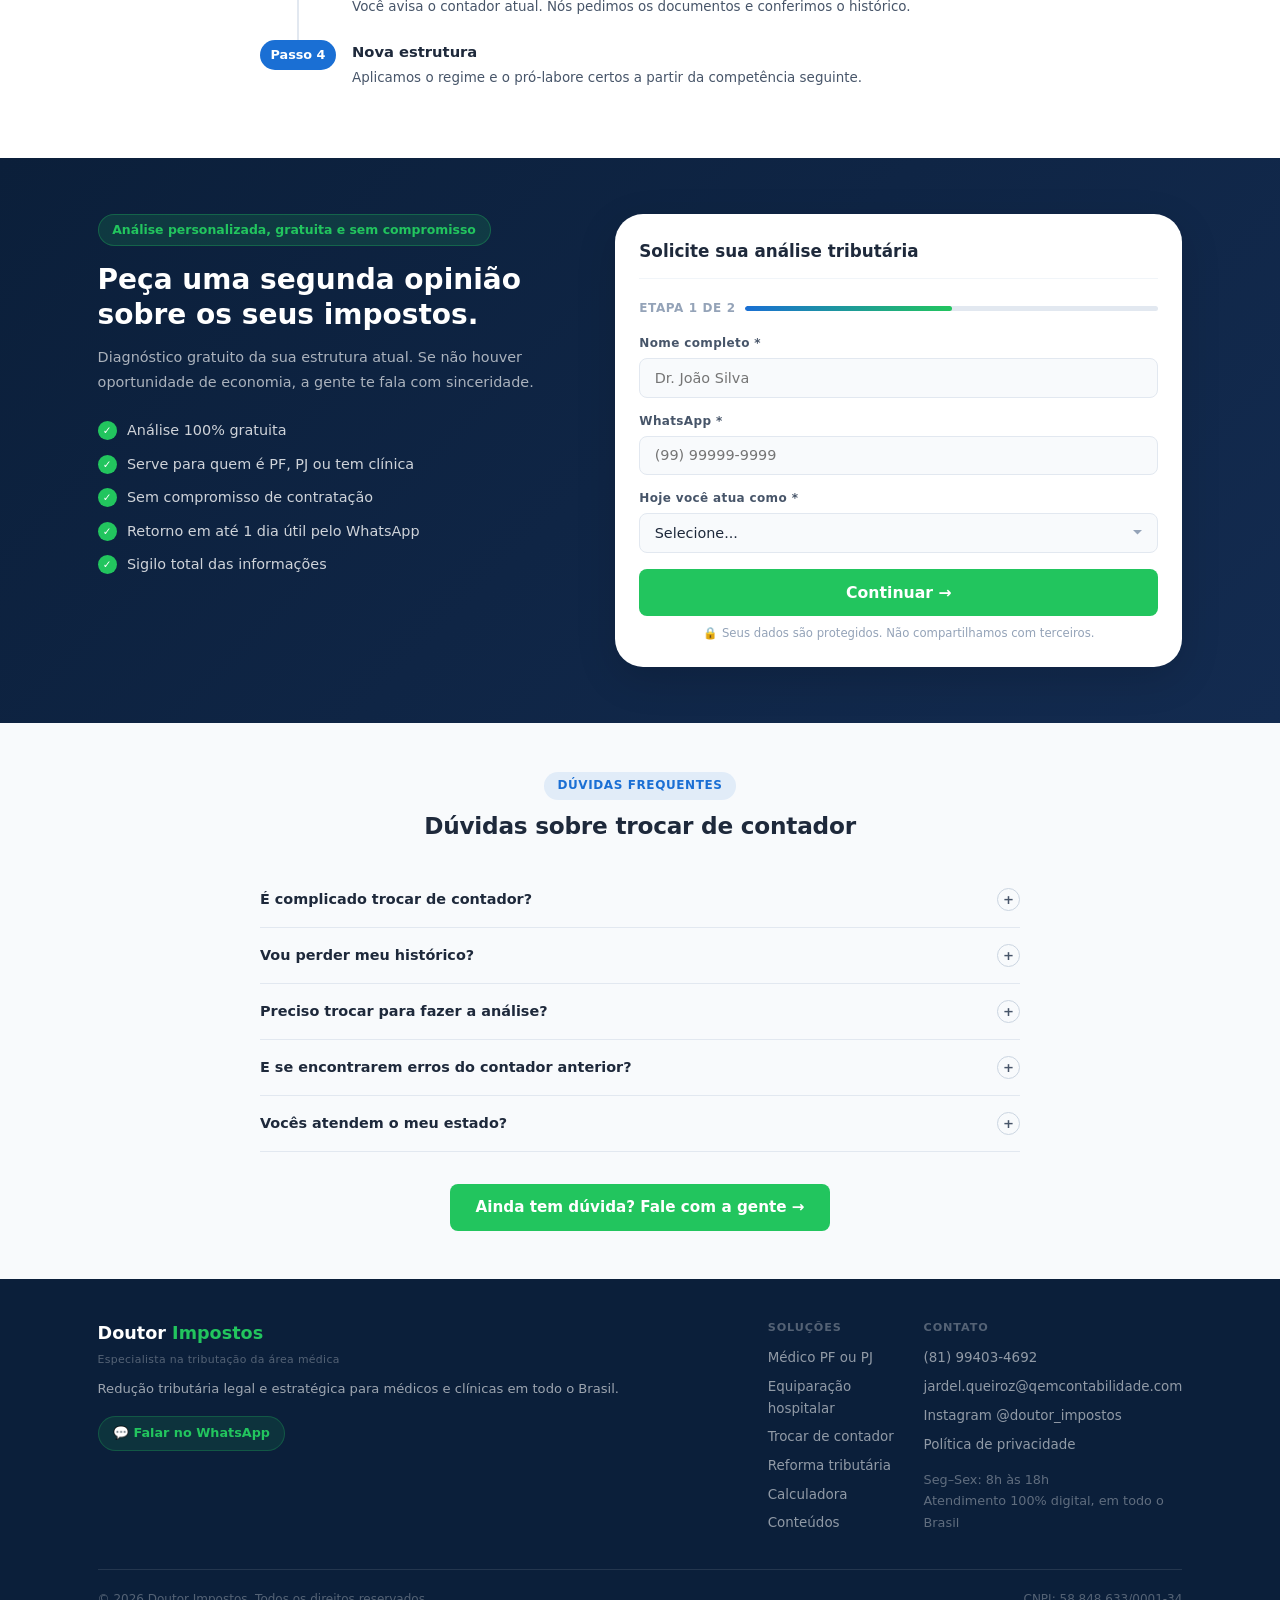
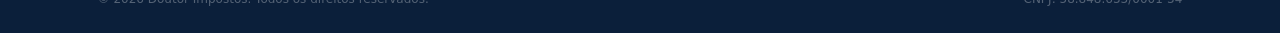
<file: trocar-de-contador/index.html>
<!DOCTYPE html>
<html lang="pt-BR">
<head>
<meta charset="UTF-8">
<meta name="viewport" content="width=device-width, initial-scale=1.0">
<title>Contador para médicos: troque para uma contabilidade que reduz impostos | Doutor Impostos</title>
<meta name="description" content="Seu contador só manda guia? Contabilidade especializada em médicos, com revisão tributária e troca sem dor de cabeça. Peça uma análise gratuita.">
<link rel="canonical" href="https://doutorimposto.com/trocar-de-contador/">
<meta name="theme-color" content="#0B1F3A">
<meta property="og:type" content="website">
<meta property="og:locale" content="pt_BR">
<meta property="og:site_name" content="Doutor Impostos">
<meta property="og:title" content="Contador para médicos: troque para uma contabilidade que reduz impostos | Doutor Impostos">
<meta property="og:description" content="Seu contador só manda guia? Contabilidade especializada em médicos, com revisão tributária e troca sem dor de cabeça. Peça uma análise gratuita.">
<meta property="og:url" content="https://doutorimposto.com/trocar-de-contador/">
<meta property="og:image" content="https://doutorimposto.com/img/og.jpg">
<meta property="og:image:width" content="1200">
<meta property="og:image:height" content="630">
<meta name="twitter:card" content="summary_large_image">
<link rel="icon" href="data:image/svg+xml,%3Csvg xmlns='http://www.w3.org/2000/svg' viewBox='0 0 64 64'%3E%3Crect width='64' height='64' rx='14' fill='%230B1F3A'/%3E%3Ctext x='32' y='44' font-family='Segoe UI,Arial' font-size='34' font-weight='800' text-anchor='middle' fill='%2322C55E'%3EDI%3C/text%3E%3C/svg%3E">
<script>document.documentElement.classList.add('js')</script>
<link rel="stylesheet" href="/assets/site.css">
<script type="application/ld+json">{"@context": "https://schema.org", "@type": "AccountingService", "name": "Doutor Impostos", "url": "https://doutorimposto.com/", "image": "https://doutorimposto.com/img/og.jpg", "description": "Planejamento tributário e contabilidade especializada para médicos e clínicas em todo o Brasil.", "telephone": "+55-81-99403-4692", "areaServed": {"@type": "Country", "name": "Brasil"}, "sameAs": ["https://www.instagram.com/doutor_impostos/"], "taxID": "58.848.633/0001-34"}</script>
<script type="application/ld+json">{"@context": "https://schema.org", "@type": "BreadcrumbList", "itemListElement": [{"@type": "ListItem", "position": 1, "name": "Início", "item": "https://doutorimposto.com/"}, {"@type": "ListItem", "position": 2, "name": "Trocar de contador", "item": "https://doutorimposto.com/trocar-de-contador/"}]}</script>
<script type="application/ld+json">{"@context": "https://schema.org", "@type": "FAQPage", "mainEntity": [{"@type": "Question", "name": "É complicado trocar de contador?", "acceptedAnswer": {"@type": "Answer", "text": "Não. Você comunica o contador atual conforme o prazo do contrato (normalmente 30 dias) e nós cuidamos do resto: pedimos os documentos, conferimos o histórico e assumimos sem interromper as suas obrigações."}}, {"@type": "Question", "name": "Vou perder meu histórico?", "acceptedAnswer": {"@type": "Answer", "text": "Não. O contador anterior é obrigado a entregar a documentação da empresa na transição. Nós recebemos, revisamos e apontamos o que precisa ser corrigido."}}, {"@type": "Question", "name": "Preciso trocar para fazer a análise?", "acceptedAnswer": {"@type": "Answer", "text": "Não. O diagnóstico é independente e gratuito. Se preferir, você pode levar o resultado para o seu contador atual."}}, {"@type": "Question", "name": "E se encontrarem erros do contador anterior?", "acceptedAnswer": {"@type": "Answer", "text": "Mostramos o que encontramos e o impacto de cada ponto. Muitas vezes há imposto pago a mais que pode ser recuperado."}}, {"@type": "Question", "name": "Vocês atendem o meu estado?", "acceptedAnswer": {"@type": "Answer", "text": "Sim. O atendimento é 100% digital, em todo o Brasil, com acompanhamento pelo WhatsApp."}}]}</script>
<script src="/assets/di.js" defer></script>
</head>
<body>
<nav class="navbar">
  <div class="container navbar-inner">
    <a href="/" class="navbar-logo">Doutor<span> Impostos</span><span class="navbar-sub">Especialista na tributação da área médica</span></a>
    <div style="display:flex;align-items:center;gap:1rem">
      <div class="navbar-links">
        <a href="/medico-pj/">Médico PJ</a>
        <a href="/equiparacao-hospitalar/">Equiparação hospitalar</a>
        <a href="/reforma-tributaria-medicos/">Reforma tributária</a>
        <a href="/#calculadora">Calculadora</a>
      </div>
      <a href="#formulario" class="btn btn-green navbar-cta">Análise gratuita →</a>
    </div>
  </div>
</nav>
<section class="hero">
  <div class="container">
    <div class="hero-inner">
      <div>
        <div class="hero-badge"><span class="hero-dot"></span>Para médicos que já têm CNPJ</div>
        <h1 class="hero-title">Seu contador só manda a guia? Médico precisa de contabilidade que <em>pensa em imposto</em>.</h1>
        <p class="hero-sub">Se ninguém revisa o seu regime há mais de um ano, é provável que você esteja pagando mais do que precisa. Revisamos a sua estrutura de graça e, se quiser trocar, cuidamos da transição.</p>
        <ul class="hero-list"><li>Revisão do regime, do pró-labore e da distribuição de lucros</li><li>Transição do contador atual sem você se preocupar</li><li>Atendimento pelo WhatsApp, em todo o Brasil</li></ul>
        <div class="hero-btns">
          <a href="#formulario" class="btn btn-green btn-full">Quero minha análise gratuita →</a>
          <a href="https://wa.me/5581994034692" target="_blank" rel="noopener" class="btn btn-outline btn-full" data-loc="hero">💬 Tirar dúvida no WhatsApp</a>
        </div>
      </div>
      <div class="hero-photo">
        <div class="hero-photo-wrap">
          <picture><source srcset="/img/especialista.webp" type="image/webp"><img src="/img/especialista.jpg" alt="Especialista do Doutor Impostos" width="720" height="900" loading="eager" fetchpriority="high"></picture>
          <div class="hero-photo-tag"><span>Especialista em tributação médica</span><strong>Doutor Impostos</strong></div>
        </div>
      </div>
    </div>
  </div>
</section>
<section class="section section--gray" id="dor">
  <div class="container">
    <div class="sec-head reveal">
      <div class="tag">Sinais de alerta</div>
      <h2 class="h2">Seu contador atual faz isso?</h2>
      <p class="lead" style="margin-top:.75rem">Se a resposta for não para a maioria, vale uma segunda opinião.</p>
    </div>
    <div class="dor-grid">
      <div class="dor-item reveal"><div class="dor-icon">📆</div><div><div class="dor-title">Revisa o regime todo ano</div><p class="dor-desc">O melhor regime muda conforme o faturamento cresce.</p></div></div>
      <div class="dor-item reveal"><div class="dor-icon">🧮</div><div><div class="dor-title">Planeja o pró-labore</div><p class="dor-desc">O pró-labore define o Fator R no Simples e o INSS que você paga.</p></div></div>
      <div class="dor-item reveal"><div class="dor-icon">🏥</div><div><div class="dor-title">Conhece a equiparação hospitalar</div><p class="dor-desc">Se você faz procedimentos, isso pode reduzir bastante o IRPJ e a CSLL.</p></div></div>
      <div class="dor-item reveal"><div class="dor-icon">📣</div><div><div class="dor-title">Avisa sobre mudanças na lei</div><p class="dor-desc">Reforma tributária e a nova tributação de dividendos já estão valendo em 2026.</p></div></div>
      <div class="dor-item reveal"><div class="dor-icon">⚡</div><div><div class="dor-title">Responde rápido</div><p class="dor-desc">Médico não tem tempo de esperar dias por uma resposta simples.</p></div></div>
      <div class="dor-item reveal"><div class="dor-icon">📊</div><div><div class="dor-title">Explica o que você paga</div><p class="dor-desc">Você deveria entender cada guia, não só pagar.</p></div></div>
    </div>
  </div>
</section>
<section class="section" id="transicao">
  <div class="container">
    <div class="sec-head reveal"><div class="tag">Como é a troca</div><h2 class="h2">Você não precisa se preocupar com a burocracia</h2></div>
    <div class="timeline reveal">
      <div class="tl-item now"><div class="tl-year">Passo 1</div><div><div class="tl-title">Diagnóstico gratuito</div><p class="tl-desc">Analisamos a sua estrutura atual e mostramos quanto dá para economizar.</p></div></div>
      <div class="tl-item"><div class="tl-year">Passo 2</div><div><div class="tl-title">Proposta por escrito</div><p class="tl-desc">Escopo, honorário e o que muda. Você decide com calma.</p></div></div>
      <div class="tl-item"><div class="tl-year">Passo 3</div><div><div class="tl-title">Transição</div><p class="tl-desc">Você avisa o contador atual. Nós pedimos os documentos e conferimos o histórico.</p></div></div>
      <div class="tl-item"><div class="tl-year">Passo 4</div><div><div class="tl-title">Nova estrutura</div><p class="tl-desc">Aplicamos o regime e o pró-labore certos a partir da competência seguinte.</p></div></div>
    </div>
  </div>
</section>
<!-- @form:start (gerado por _src/gerar_paginas.py — edite lá) -->
<section class="form-section" id="formulario">
  <div class="container">
    <div class="form-wrap">
      <div class="form-left reveal">
        <div class="form-badge">Análise personalizada, gratuita e sem compromisso</div>
        <h2>Peça uma segunda opinião sobre os seus impostos.</h2>
        <p>Diagnóstico gratuito da sua estrutura atual. Se não houver oportunidade de economia, a gente te fala com sinceridade.</p>
        <ul class="form-list">
          <li>Análise 100% gratuita</li>
          <li>Serve para quem é PF, PJ ou tem clínica</li>
          <li>Sem compromisso de contratação</li>
          <li>Retorno em até 1 dia útil pelo WhatsApp</li>
          <li>Sigilo total das informações</li>
        </ul>
      </div>
      <div class="form-right reveal">
        <div class="form-box">
          <p class="form-box-title">Solicite sua análise tributária</p>
          <div class="form-progress"><span id="formStepLabel">Etapa 1 de 2</span><div class="form-progress-track"><div class="form-progress-fill" id="formProgressFill"></div></div></div>
          <form id="leadForm" novalidate>
            <div class="form-step active" data-step="1">
              <div class="form-group"><label class="form-label" for="nome">Nome completo *</label><input class="form-input" type="text" id="nome" placeholder="Dr. João Silva" autocomplete="name"><span class="form-err" id="err-nome">Informe seu nome.</span></div>
              <div class="form-group"><label class="form-label" for="whatsapp">WhatsApp *</label><input class="form-input" type="tel" id="whatsapp" placeholder="(99) 99999-9999" inputmode="numeric" autocomplete="tel-national"><span class="form-err" id="err-whatsapp">Número inválido.</span></div>
              <div class="form-group"><label class="form-label" for="atuacao">Hoje você atua como *</label><select class="form-select" id="atuacao"><option value="">Selecione...</option><option>Pessoa física (plantões, RPA, carnê-leão)</option><option>Tenho PJ (CNPJ próprio)</option><option>Tenho clínica / consultório com equipe</option><option>Vou abrir minha empresa / recém-formado</option></select><span class="form-err" id="err-atuacao">Selecione uma opção.</span></div>
              <button type="button" class="form-submit" id="nextBtn">Continuar →</button>
            </div>
            <div class="form-step" data-step="2">
              <div class="form-row2">
                <div class="form-group"><label class="form-label" for="faturamento">Faturamento mensal *</label><select class="form-select" id="faturamento"><option value="">Selecione...</option><option>Até R$ 10.000</option><option>R$ 10.000 a R$ 30.000</option><option>R$ 30.000 a R$ 60.000</option><option>R$ 60.000 a R$ 100.000</option><option>Acima de R$ 100.000</option></select><span class="form-err" id="err-faturamento">Selecione.</span></div>
                <div class="form-group"><label class="form-label" for="especialidade">Especialidade</label><select class="form-select" id="especialidade"><option value="">Selecione...</option><option>Clínica médica / generalista</option><option>Anestesiologia</option><option>Cardiologia</option><option>Cirurgia geral</option><option>Cirurgia plástica</option><option>Dermatologia</option><option>Ginecologia e obstetrícia</option><option>Oftalmologia</option><option>Ortopedia</option><option>Pediatria</option><option>Psiquiatria</option><option>Radiologia / imagem</option><option>Odontologia</option><option>Outra</option></select></div>
              </div>
              <div class="form-group"><label class="form-label" for="regime">Regime tributário atual</label><select class="form-select" id="regime"><option value="">Selecione...</option><option>Não tenho CNPJ (pessoa física)</option><option>Simples Nacional</option><option>Lucro Presumido</option><option>Lucro Real</option><option>Não sei</option></select></div>
              <div class="form-group"><label class="form-label" for="email">E-mail <span class="form-hint">(opcional)</span></label><input class="form-input" type="email" id="email" placeholder="joao@clinica.com.br" inputmode="email" autocomplete="email"><span class="form-err" id="err-email">E-mail inválido.</span></div>
              <div class="form-group"><label class="form-label" for="mensagem">Sua principal dúvida <span class="form-hint">(opcional)</span></label><textarea class="form-textarea" id="mensagem" placeholder="Ex.: recebo plantões como PF e quero saber se compensa abrir PJ"></textarea></div>
              <label class="form-check"><input type="checkbox" id="lgpd"><span>Autorizo o contato pelo WhatsApp e concordo com a <a href="/politica-de-privacidade/" target="_blank">Política de Privacidade</a>.</span></label>
              <span class="form-err" id="err-lgpd">Precisamos da sua autorização para entrar em contato.</span>
              <div class="form-fail" id="formFail">Não conseguimos enviar agora. Tente de novo ou <a href="https://wa.me/5581994034692" target="_blank" rel="noopener" data-loc="form-erro">fale direto no WhatsApp</a>.</div>
              <div class="form-actions"><button type="button" class="form-back" id="backBtn">← Voltar</button><button type="submit" class="form-submit" id="submitBtn">Solicitar análise gratuita →</button></div>
            </div>
            <p class="form-note">🔒 Seus dados são protegidos. Não compartilhamos com terceiros.</p>
          </form>
          <div class="success" id="successMsg">
            <div class="success-icon">✅</div>
            <h3>Solicitação enviada!</h3>
            <p>Nosso time vai analisar seu perfil e entrar em contato em até <strong>1 dia útil</strong> pelo WhatsApp informado. Em instantes você poderá sugerir horários para a conversa.</p>
            <a href="https://wa.me/5581994034692" target="_blank" rel="noopener" class="success-wa" data-loc="form-sucesso">💬 Falar no WhatsApp agora</a>
          </div>
        </div>
      </div>
    </div>
  </div>
</section>
<!-- @form:end -->
<section class="section section--gray" id="faq">
  <div class="container">
    <div class="sec-head reveal">
      <div class="tag">Dúvidas frequentes</div>
      <h2 class="h2">Dúvidas sobre trocar de contador</h2>
    </div>
    <div class="faq-list">
      <div class="faq-item"><button class="faq-q">É complicado trocar de contador? <span class="faq-icon">+</span></button><div class="faq-a"><p>Não. Você comunica o contador atual conforme o prazo do contrato (normalmente 30 dias) e nós cuidamos do resto: pedimos os documentos, conferimos o histórico e assumimos sem interromper as suas obrigações.</p></div></div>
      <div class="faq-item"><button class="faq-q">Vou perder meu histórico? <span class="faq-icon">+</span></button><div class="faq-a"><p>Não. O contador anterior é obrigado a entregar a documentação da empresa na transição. Nós recebemos, revisamos e apontamos o que precisa ser corrigido.</p></div></div>
      <div class="faq-item"><button class="faq-q">Preciso trocar para fazer a análise? <span class="faq-icon">+</span></button><div class="faq-a"><p>Não. O diagnóstico é independente e gratuito. Se preferir, você pode levar o resultado para o seu contador atual.</p></div></div>
      <div class="faq-item"><button class="faq-q">E se encontrarem erros do contador anterior? <span class="faq-icon">+</span></button><div class="faq-a"><p>Mostramos o que encontramos e o impacto de cada ponto. Muitas vezes há imposto pago a mais que pode ser recuperado.</p></div></div>
      <div class="faq-item"><button class="faq-q">Vocês atendem o meu estado? <span class="faq-icon">+</span></button><div class="faq-a"><p>Sim. O atendimento é 100% digital, em todo o Brasil, com acompanhamento pelo WhatsApp.</p></div></div>
    </div>
    <div class="center reveal" style="margin-top:2rem">
      <a href="#formulario" class="btn btn-green btn-full" style="max-width:380px;margin:0 auto;padding:1rem 1.5rem">Ainda tem dúvida? Fale com a gente →</a>
    </div>
  </div>
</section>
<!-- @footer:start (gerado por _src/gerar_paginas.py — edite lá) -->
<footer class="footer" id="rodape">
  <div class="container">
    <div class="footer-top">
      <div class="footer-brand-col">
        <div class="footer-brand">Doutor<span> Impostos</span></div>
        <div class="footer-brand-sub">Especialista na tributação da área médica</div>
        <p class="footer-desc">Redução tributária legal e estratégica para médicos e clínicas em todo o Brasil.</p>
        <a href="https://wa.me/5581994034692" target="_blank" rel="noopener" class="footer-wa">💬 Falar no WhatsApp</a>
      </div>
      <div class="footer-cols-wrap">
        <div class="footer-cols">
          <div>
            <div class="footer-col-title">Soluções</div>
            <a href="/medico-pj/" class="footer-link">Médico PF ou PJ</a>
            <a href="/equiparacao-hospitalar/" class="footer-link">Equiparação hospitalar</a>
            <a href="/trocar-de-contador/" class="footer-link">Trocar de contador</a>
            <a href="/reforma-tributaria-medicos/" class="footer-link">Reforma tributária</a>
            <a href="/#calculadora" class="footer-link">Calculadora</a>
            <a href="/blog/" class="footer-link">Conteúdos</a>
          </div>
          <div>
            <div class="footer-col-title">Contato</div>
            <a href="https://wa.me/5581994034692" target="_blank" rel="noopener" class="footer-link">(81) 99403-4692</a>
            <a href="mailto:jardel.queiroz@qemcontabilidade.com" class="footer-link">jardel.queiroz@qemcontabilidade.com</a>
            <a href="https://www.instagram.com/doutor_impostos/" target="_blank" rel="noopener" class="footer-link">Instagram @doutor_impostos</a>
            <a href="/politica-de-privacidade/" class="footer-link">Política de privacidade</a>
            <div style="margin-top:.85rem;font-size:.8rem;line-height:1.7;color:rgba(255,255,255,.35)">Seg–Sex: 8h às 18h<br>Atendimento 100% digital, em todo o Brasil</div>
          </div>
        </div>
      </div>
    </div>
    <div class="footer-bottom">
      <span>© 2026 Doutor Impostos. Todos os direitos reservados.</span>
      
      <span>CNPJ: 58.848.633/0001-34</span>
    </div>
  </div>
</footer>

<a class="wa-btn" href="https://wa.me/5581994034692" target="_blank" rel="noopener" aria-label="Falar no WhatsApp" data-loc="botao-flutuante">
  <svg viewBox="0 0 24 24"><path d="M17.472 14.382c-.297-.149-1.758-.867-2.03-.967-.273-.099-.471-.148-.67.15-.197.297-.767.966-.94 1.164-.173.199-.347.223-.644.075-.297-.15-1.255-.463-2.39-1.475-.883-.788-1.48-1.761-1.653-2.059-.173-.297-.018-.458.13-.606.134-.133.298-.347.446-.52.149-.174.198-.298.298-.497.099-.198.05-.371-.025-.52-.075-.149-.669-1.612-.916-2.207-.242-.579-.487-.5-.669-.51-.173-.008-.371-.01-.57-.01-.198 0-.52.074-.792.372-.272.297-1.04 1.016-1.04 2.479 0 1.462 1.065 2.875 1.213 3.074.149.198 2.096 3.2 5.077 4.487.709.306 1.262.489 1.694.625.712.227 1.36.195 1.871.118.571-.085 1.758-.719 2.006-1.413.248-.694.248-1.289.173-1.413-.074-.124-.272-.198-.57-.347z"/><path d="M12 2C6.477 2 2 6.477 2 12c0 1.821.487 3.53 1.338 5.006L2.038 22l5.109-1.295A9.953 9.953 0 0012 22c5.523 0 10-4.477 10-10S17.523 2 12 2zm0 18a7.962 7.962 0 01-4.069-1.114l-.29-.173-3.033.768.797-2.966-.19-.304A7.962 7.962 0 014 12c0-4.411 3.589-8 8-8s8 3.589 8 8-3.589 8-8 8z"/></svg>
</a>
<!-- @footer:end -->

</body>
</html>
</file>
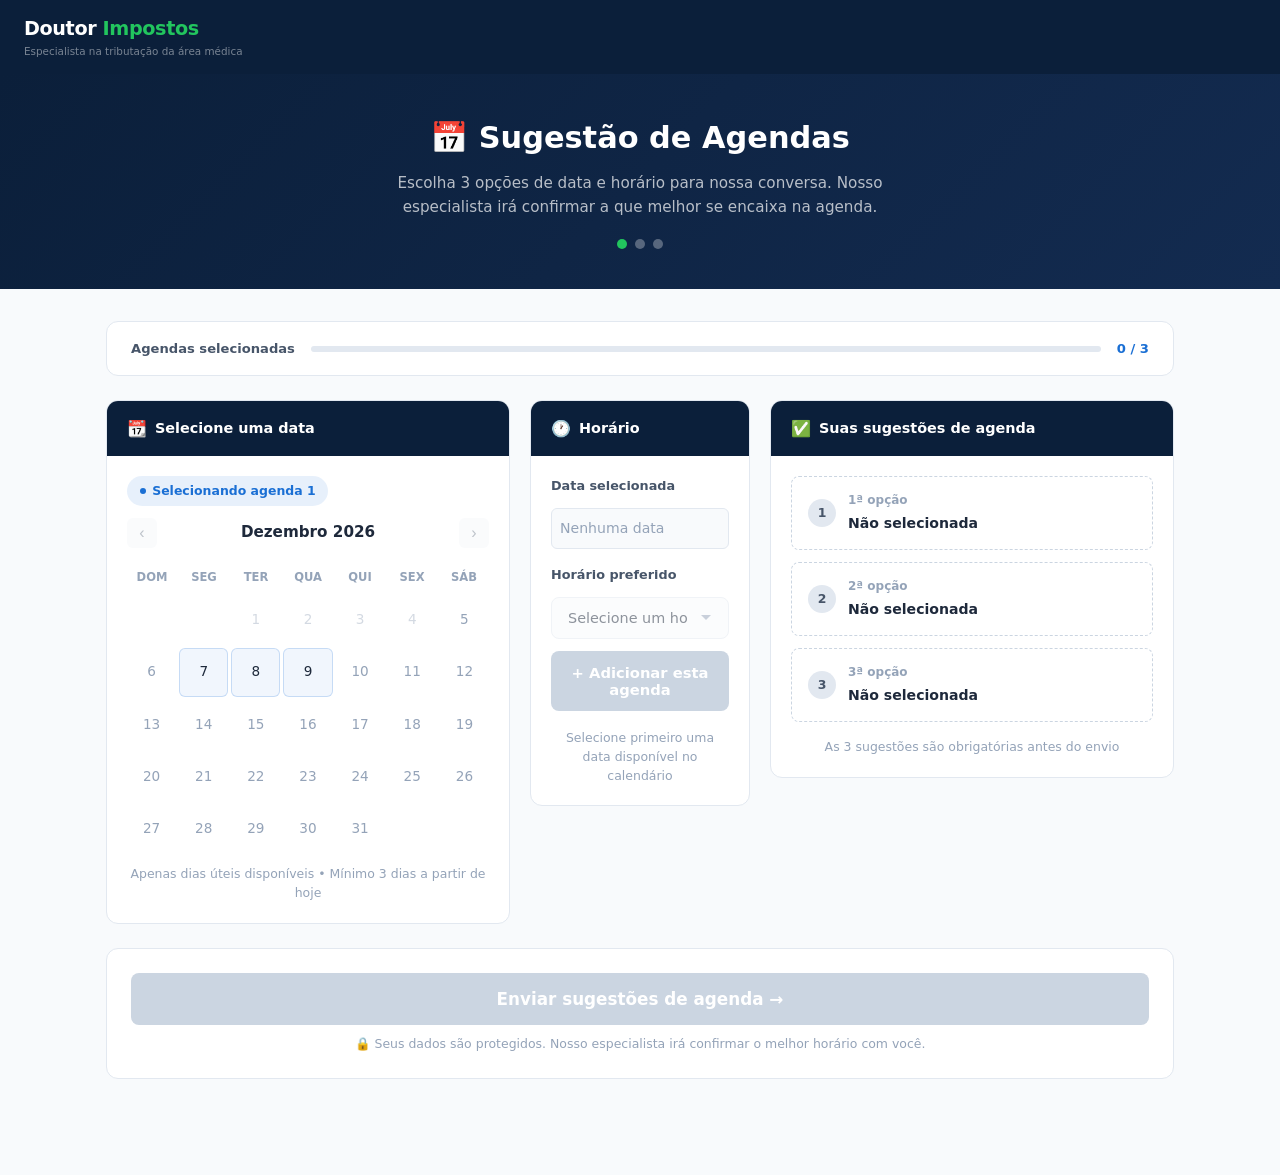
<file: agendamento.html>
<!DOCTYPE html>
<html lang="pt-BR">
<head>
<meta charset="UTF-8">
<meta name="viewport" content="width=device-width, initial-scale=1.0">
<title>Sugestão de Agendas — Doutor Impostos</title>
<style>
*,*::before,*::after{box-sizing:border-box;margin:0;padding:0}
:root{
  --navy:#0B1F3A;--navy-light:#132B50;--blue:#1A6FD4;--blue-light:#2A8EFF;
  --green:#22C55E;--green-dark:#16A34A;--gray-50:#F8FAFC;--gray-100:#F1F5F9;
  --gray-200:#E2E8F0;--gray-300:#CBD5E1;--gray-400:#94A3B8;--gray-600:#475569;
  --gray-800:#1E293B;--white:#FFFFFF;--red:#EF4444;
  --radius-sm:8px;--radius-md:12px;--radius-lg:20px;
}
html{scroll-behavior:smooth;font-size:16px}
body{font-family:'Segoe UI',system-ui,-apple-system,sans-serif;color:var(--gray-800);background:var(--gray-50);line-height:1.6;min-height:100vh}

/* NAVBAR */
.navbar{background:var(--navy);padding:.9rem 1.5rem;display:flex;align-items:center;justify-content:space-between}
.navbar__logo{font-size:1.2rem;font-weight:800;color:#fff;letter-spacing:-0.02em}
.navbar__logo span{color:var(--green)}
.navbar__sub{font-size:.65rem;font-weight:500;color:rgba(255,255,255,.45);display:block;margin-top:-2px}

/* HEADER STRIP */
.page-header{background:linear-gradient(135deg,var(--navy),var(--navy-light));color:#fff;padding:2.5rem 1.5rem;text-align:center}
.page-header h1{font-size:clamp(1.4rem,3vw,1.9rem);font-weight:800;margin-bottom:.5rem}
.page-header p{color:rgba(255,255,255,.7);font-size:.95rem;max-width:560px;margin:0 auto}
.step-indicator{display:flex;justify-content:center;gap:.5rem;margin-top:1.25rem}
.step-dot{width:10px;height:10px;border-radius:50%;background:rgba(255,255,255,.3);transition:background .3s}
.step-dot.active{background:var(--green)}

/* MAIN LAYOUT */
.scheduler{max-width:1100px;margin:2rem auto;padding:0 1rem 4rem}

/* PROGRESS BAR */
.progress-bar{background:#fff;border:1px solid var(--gray-200);border-radius:var(--radius-md);padding:1rem 1.5rem;margin-bottom:1.5rem;display:flex;align-items:center;gap:1rem}
.progress-label{font-size:.82rem;font-weight:600;color:var(--gray-600);white-space:nowrap}
.progress-track{flex:1;height:6px;background:var(--gray-200);border-radius:100px;overflow:hidden}
.progress-fill{height:100%;background:linear-gradient(90deg,var(--blue),var(--green));border-radius:100px;transition:width .4s ease}
.progress-count{font-size:.82rem;font-weight:700;color:var(--blue);white-space:nowrap}

/* 3-COLUMN GRID */
.scheduler-grid{display:grid;grid-template-columns:1fr 220px 1fr;gap:1.25rem;align-items:start}
@media(max-width:860px){.scheduler-grid{grid-template-columns:1fr}}

/* CARDS */
.card{background:#fff;border:1px solid var(--gray-200);border-radius:var(--radius-md);overflow:hidden}
.card-header{background:var(--navy);color:#fff;padding:.9rem 1.25rem;font-size:.9rem;font-weight:700;display:flex;align-items:center;gap:.5rem}
.card-header .icon{font-size:1rem}
.card-body{padding:1.25rem}

/* CALENDAR */
.cal-nav{display:flex;align-items:center;justify-content:space-between;margin-bottom:1rem}
.cal-month{font-size:.95rem;font-weight:700;color:var(--gray-800)}
.cal-nav-btn{width:30px;height:30px;border:none;background:var(--gray-100);border-radius:6px;cursor:pointer;font-size:1rem;display:flex;align-items:center;justify-content:center;color:var(--gray-600)}
.cal-nav-btn:disabled{opacity:.35;cursor:not-allowed}
.cal-weekdays{display:grid;grid-template-columns:repeat(7,1fr);gap:2px;margin-bottom:4px}
.cal-weekday{text-align:center;font-size:.72rem;font-weight:700;color:var(--gray-400);padding:.3rem 0;text-transform:uppercase}
.cal-days{display:grid;grid-template-columns:repeat(7,1fr);gap:3px}
.cal-day{aspect-ratio:1;display:flex;align-items:center;justify-content:center;border-radius:6px;font-size:.85rem;font-weight:500;cursor:default;color:var(--gray-400);position:relative}
.cal-day.other-month{color:transparent;pointer-events:none}
.cal-day.today{color:var(--blue);font-weight:700}
.cal-day.today::after{content:'';position:absolute;bottom:3px;left:50%;transform:translateX(-50%);width:4px;height:4px;background:var(--blue);border-radius:50%}
.cal-day.available{color:var(--gray-800);cursor:pointer;background:rgba(26,111,212,.06);border:1px solid rgba(26,111,212,.2)}
.cal-day.available:hover{background:rgba(26,111,212,.14);border-color:var(--blue)}
.cal-day.selected{background:var(--blue);color:#fff;border:none}
.cal-day.selected::after{display:none}
.cal-day.blocked{color:var(--gray-400);cursor:not-allowed;opacity:.5}
.cal-day.past{opacity:.4;cursor:not-allowed}

/* TIME SELECTOR */
.time-select-wrap{display:flex;flex-direction:column;gap:.75rem}
.time-label{font-size:.8rem;font-weight:600;color:var(--gray-600)}
.time-select{width:100%;padding:.75rem 1rem;border:1.5px solid var(--gray-200);border-radius:var(--radius-sm);font-size:.9rem;font-family:inherit;color:var(--gray-800);background:var(--gray-50);outline:none;cursor:pointer;appearance:none;background-image:url("data:image/svg+xml,%3Csvg xmlns='http://www.w3.org/2000/svg' width='12' height='8' viewBox='0 0 12 8'%3E%3Cpath fill='%2394A3B8' d='M1 1l5 5 5-5'/%3E%3C/svg%3E");background-repeat:no-repeat;background-position:right 1rem center;padding-right:2.5rem}
.time-select:focus{border-color:var(--blue);background-color:#fff}
.time-select:disabled{opacity:.5;cursor:not-allowed}

.add-btn{width:100%;padding:.8rem 1rem;background:var(--blue);color:#fff;border:none;border-radius:var(--radius-sm);font-size:.92rem;font-weight:700;cursor:pointer;transition:background .2s,transform .15s;font-family:inherit}
.add-btn:hover:not(:disabled){background:#155db5;transform:translateY(-1px)}
.add-btn:disabled{background:var(--gray-300);cursor:not-allowed;transform:none}

.hint{font-size:.78rem;color:var(--gray-400);margin-top:.4rem;line-height:1.5;text-align:center}

/* AGENDA SLOTS */
.slots-list{display:flex;flex-direction:column;gap:.75rem}
.slot{border:1.5px dashed var(--gray-300);border-radius:var(--radius-sm);padding:.9rem 1rem;display:flex;align-items:center;gap:.75rem;transition:border-color .2s,background .2s}
.slot.filled{border:1.5px solid var(--green);background:rgba(34,197,94,.05)}
.slot-num{width:28px;height:28px;border-radius:50%;background:var(--gray-200);display:flex;align-items:center;justify-content:center;font-size:.78rem;font-weight:700;color:var(--gray-600);flex-shrink:0;transition:background .2s,color .2s}
.slot.filled .slot-num{background:var(--green);color:#fff}
.slot-info{flex:1}
.slot-label{font-size:.75rem;font-weight:600;color:var(--gray-400);display:block}
.slot.filled .slot-label{color:var(--green-dark)}
.slot-value{font-size:.88rem;font-weight:600;color:var(--gray-500);display:block;margin-top:.1rem}
.slot.filled .slot-value{color:var(--gray-800)}
.slot-remove{background:none;border:none;cursor:pointer;color:var(--gray-400);font-size:1.1rem;padding:4px;display:none;line-height:1}
.slot.filled .slot-remove{display:block;color:var(--red)}

/* SUBMIT SECTION */
.submit-section{margin-top:1.5rem;background:#fff;border:1px solid var(--gray-200);border-radius:var(--radius-md);padding:1.5rem}
.submit-btn{width:100%;padding:1rem 1.5rem;background:var(--green);color:#fff;border:none;border-radius:var(--radius-sm);font-size:1.05rem;font-weight:700;cursor:pointer;transition:background .2s,transform .15s,box-shadow .15s;font-family:inherit}
.submit-btn:hover:not(:disabled){background:var(--green-dark);transform:translateY(-2px);box-shadow:0 8px 24px rgba(34,197,94,.3)}
.submit-btn:disabled{background:var(--gray-300);cursor:not-allowed;transform:none;box-shadow:none}
.submit-note{text-align:center;font-size:.78rem;color:var(--gray-400);margin-top:.6rem}

/* THANK YOU */
.thank-you{display:none;text-align:center;padding:4rem 1.5rem;max-width:560px;margin:0 auto}
.thank-you.show{display:block}
.thank-you-icon{font-size:4rem;margin-bottom:1.25rem}
.thank-you h2{font-size:1.6rem;font-weight:800;color:var(--gray-800);margin-bottom:.75rem}
.thank-you p{color:var(--gray-600);line-height:1.75;font-size:.97rem}
.thank-you .redirect-count{margin-top:1.5rem;font-size:.88rem;color:var(--gray-400)}

/* Current selection highlight */
.selecting-badge{display:inline-flex;align-items:center;gap:.4rem;background:rgba(26,111,212,.1);color:var(--blue);border-radius:100px;padding:.3rem .8rem;font-size:.78rem;font-weight:700;margin-bottom:.75rem}
.selecting-badge-dot{width:6px;height:6px;background:var(--blue);border-radius:50%;animation:pulse 1.5s infinite}
@keyframes pulse{0%,100%{opacity:1;transform:scale(1)}50%{opacity:.5;transform:scale(.8)}}
</style>
</head>
<body>

<nav class="navbar">
  <div>
    <div class="navbar__logo">Doutor<span> Impostos</span></div>
    <span class="navbar__sub">Especialista na tributação da área médica</span>
  </div>
</nav>

<div class="page-header">
  <h1>📅 Sugestão de Agendas</h1>
  <p>Escolha 3 opções de data e horário para nossa conversa. Nosso especialista irá confirmar a que melhor se encaixa na agenda.</p>
  <div class="step-indicator">
    <div class="step-dot active" id="dot1"></div>
    <div class="step-dot" id="dot2"></div>
    <div class="step-dot" id="dot3"></div>
  </div>
</div>

<div class="scheduler" id="schedulerMain">
  <div class="progress-bar">
    <span class="progress-label">Agendas selecionadas</span>
    <div class="progress-track"><div class="progress-fill" id="progressFill" style="width:0%"></div></div>
    <span class="progress-count" id="progressCount">0 / 3</span>
  </div>

  <div class="scheduler-grid">

    <!-- LEFT: CALENDAR -->
    <div class="card">
      <div class="card-header"><span class="icon">📆</span> Selecione uma data</div>
      <div class="card-body">
        <div id="selectingBadge" class="selecting-badge" style="display:none">
          <span class="selecting-badge-dot"></span>
          <span id="selectingLabel">Selecionando agenda 1</span>
        </div>
        <div class="cal-nav">
          <button class="cal-nav-btn" id="prevMonth" onclick="changeMonth(-1)">&#8249;</button>
          <span class="cal-month" id="calMonth"></span>
          <button class="cal-nav-btn" id="nextMonth" onclick="changeMonth(1)" disabled>&#8250;</button>
        </div>
        <div class="cal-weekdays">
          <div class="cal-weekday">Dom</div><div class="cal-weekday">Seg</div>
          <div class="cal-weekday">Ter</div><div class="cal-weekday">Qua</div>
          <div class="cal-weekday">Qui</div><div class="cal-weekday">Sex</div>
          <div class="cal-weekday">Sáb</div>
        </div>
        <div class="cal-days" id="calDays"></div>
        <p class="hint" style="margin-top:.75rem">Apenas dias úteis disponíveis • Mínimo 3 dias a partir de hoje</p>
      </div>
    </div>

    <!-- CENTER: TIME -->
    <div class="card">
      <div class="card-header"><span class="icon">🕐</span> Horário</div>
      <div class="card-body">
        <div class="time-select-wrap">
          <label class="time-label">Data selecionada</label>
          <div id="selectedDateDisplay" style="font-size:.88rem;font-weight:600;color:var(--gray-800);padding:.5rem;background:var(--gray-50);border-radius:6px;border:1px solid var(--gray-200);min-height:36px">
            <span style="color:var(--gray-400);font-weight:400">Nenhuma data</span>
          </div>
          <label class="time-label" style="margin-top:.25rem">Horário preferido</label>
          <select class="time-select" id="timeSelect" disabled>
            <option value="">Selecione um horário</option>
          </select>
          <button class="add-btn" id="addSlotBtn" disabled onclick="addSlot()">+ Adicionar esta agenda</button>
          <p class="hint">Selecione primeiro uma data disponível no calendário</p>
        </div>
      </div>
    </div>

    <!-- RIGHT: SELECTED SLOTS -->
    <div class="card">
      <div class="card-header"><span class="icon">✅</span> Suas sugestões de agenda</div>
      <div class="card-body">
        <div class="slots-list">
          <div class="slot" id="slot0">
            <div class="slot-num">1</div>
            <div class="slot-info">
              <span class="slot-label">1ª opção</span>
              <span class="slot-value">Não selecionada</span>
            </div>
            <button class="slot-remove" onclick="removeSlot(0)" title="Remover">✕</button>
          </div>
          <div class="slot" id="slot1">
            <div class="slot-num">2</div>
            <div class="slot-info">
              <span class="slot-label">2ª opção</span>
              <span class="slot-value">Não selecionada</span>
            </div>
            <button class="slot-remove" onclick="removeSlot(1)" title="Remover">✕</button>
          </div>
          <div class="slot" id="slot2">
            <div class="slot-num">3</div>
            <div class="slot-info">
              <span class="slot-label">3ª opção</span>
              <span class="slot-value">Não selecionada</span>
            </div>
            <button class="slot-remove" onclick="removeSlot(2)" title="Remover">✕</button>
          </div>
        </div>
        <p class="hint" style="margin-top:1rem">As 3 sugestões são obrigatórias antes do envio</p>
      </div>
    </div>
  </div>

  <!-- SUBMIT -->
  <div class="submit-section">
    <button class="submit-btn" id="submitBtn" disabled onclick="submitSchedule()">Enviar sugestões de agenda →</button>
    <p class="submit-note">🔒 Seus dados são protegidos. Nosso especialista irá confirmar o melhor horário com você.</p>
  </div>
</div>

<!-- THANK YOU -->
<div class="thank-you" id="thankYou">
  <div class="thank-you-icon">🎉</div>
  <h2>Sugestões enviadas com sucesso!</h2>
  <p>Obrigado! Nosso especialista irá conciliar a agenda e dará o retorno pelos dados informados (WhatsApp e e-mail).</p>
  <p style="margin-top:1rem">Fique atento ao seu WhatsApp e caixa de entrada!</p>
  <div class="redirect-count" id="redirectCount">Você será redirecionado em <strong id="countNum">6</strong> segundos...</div>
</div>

<script>
const MONTHS_PT = ['Janeiro','Fevereiro','Março','Abril','Maio','Junho','Julho','Agosto','Setembro','Outubro','Novembro','Dezembro'];
const DAYS_PT = ['Domingo','Segunda','Terça','Quarta','Quinta','Sexta','Sábado'];

let today = new Date();
today.setHours(0,0,0,0);
let viewYear = today.getFullYear();
let viewMonth = today.getMonth();

let selectedDate = null;
let slots = [null, null, null];
let blockedDates = new Set();
let currentSlotIndex = 0;

function getAvailableDates() {
  const available = [];
  let count = 0;
  let d = new Date(today);
  d.setDate(d.getDate() + 1);
  while (count < 3) {
    const dow = d.getDay();
    if (dow !== 0 && dow !== 6) {
      available.push(new Date(d));
      count++;
    }
    d.setDate(d.getDate() + 1);
  }
  return available;
}

const availableDates = getAvailableDates();
const availableDateKeys = new Set(availableDates.map(d => dateKey(d)));

function dateKey(d) {
  return d.getFullYear() + '-' + d.getMonth() + '-' + d.getDate();
}

function getBlockedDateKeys() {
  const blocked = new Set();
  slots.forEach(s => { if(s) blocked.add(s.dateKey); });
  return blocked;
}

function renderCalendar() {
  const monthEl = document.getElementById('calMonth');
  monthEl.textContent = MONTHS_PT[viewMonth] + ' ' + viewYear;

  document.getElementById('prevMonth').disabled = (viewMonth === today.getMonth() && viewYear === today.getFullYear());
  document.getElementById('nextMonth').disabled = true;

  const container = document.getElementById('calDays');
  container.innerHTML = '';

  const firstDay = new Date(viewYear, viewMonth, 1).getDay();
  const daysInMonth = new Date(viewYear, viewMonth + 1, 0).getDate();

  const blockedKeys = getBlockedDateKeys();
  const nextSlot = slots.indexOf(null);

  for (let i = 0; i < firstDay; i++) {
    const el = document.createElement('div');
    el.className = 'cal-day other-month';
    container.appendChild(el);
  }

  for (let day = 1; day <= daysInMonth; day++) {
    const d = new Date(viewYear, viewMonth, day);
    const dk = dateKey(d);
    const el = document.createElement('div');
    el.textContent = day;

    const isToday = dk === dateKey(today);
    const isAvailable = availableDateKeys.has(dk);
    const isBlocked = blockedKeys.has(dk);
    const isSelected = selectedDate && dk === dateKey(selectedDate);
    const isPast = d < today;

    if (isSelected) {
      el.className = 'cal-day selected';
    } else if (isBlocked) {
      el.className = 'cal-day blocked';
      el.title = 'Já selecionado';
    } else if (isAvailable && nextSlot !== -1) {
      el.className = 'cal-day available' + (isToday ? ' today' : '');
      el.onclick = () => selectDate(d);
    } else if (isPast || d <= today) {
      el.className = 'cal-day past';
    } else {
      el.className = 'cal-day' + (isToday ? ' today' : '');
    }

    container.appendChild(el);
  }
}

function selectDate(d) {
  selectedDate = d;
  const dk = dateKey(d);
  const blocked = getBlockedDateKeys();
  if (blocked.has(dk)) return;

  const nextSlot = slots.indexOf(null);
  if (nextSlot === -1) return;

  document.getElementById('selectedDateDisplay').innerHTML =
    '<strong>' + DAYS_PT[d.getDay()] + ', ' + d.getDate() + ' de ' + MONTHS_PT[d.getMonth()] + '</strong>';

  populateTimes();
  document.getElementById('timeSelect').disabled = false;
  document.getElementById('addSlotBtn').disabled = false;

  renderCalendar();
}

function populateTimes() {
  const sel = document.getElementById('timeSelect');
  sel.innerHTML = '<option value="">Selecione um horário</option>';
  for (let h = 8; h < 20; h++) {
    ['00','30'].forEach(m => {
      const label = String(h).padStart(2,'0') + ':' + m;
      const opt = document.createElement('option');
      opt.value = label;
      opt.textContent = label;
      sel.appendChild(opt);
    });
  }
  sel.value = '';
}

function changeMonth(dir) {
  viewMonth += dir;
  if (viewMonth < 0) { viewMonth = 11; viewYear--; }
  if (viewMonth > 11) { viewMonth = 0; viewYear++; }
  renderCalendar();
}

function addSlot() {
  const time = document.getElementById('timeSelect').value;
  if (!selectedDate || !time) return;

  const nextSlot = slots.indexOf(null);
  if (nextSlot === -1) return;

  const dk = dateKey(selectedDate);
  const label = DAYS_PT[selectedDate.getDay()] + ', ' + selectedDate.getDate() + ' de ' + MONTHS_PT[selectedDate.getMonth()] + ' às ' + time;

  slots[nextSlot] = { dateKey: dk, date: new Date(selectedDate), time, label };

  updateSlotUI(nextSlot, label);
  updateProgress();

  selectedDate = null;
  document.getElementById('selectedDateDisplay').innerHTML = '<span style="color:var(--gray-400);font-weight:400">Nenhuma data</span>';
  document.getElementById('timeSelect').disabled = true;
  document.getElementById('timeSelect').innerHTML = '<option value="">Selecione um horário</option>';
  document.getElementById('addSlotBtn').disabled = true;

  const nextEmpty = slots.indexOf(null);
  if (nextEmpty !== -1) {
    currentSlotIndex = nextEmpty;
    document.getElementById('selectingBadge').style.display = 'inline-flex';
    document.getElementById('selectingLabel').textContent = 'Selecionando agenda ' + (nextEmpty + 1);
    updateDots(nextEmpty);
  } else {
    document.getElementById('selectingBadge').style.display = 'none';
  }

  renderCalendar();
}

function updateSlotUI(idx, label) {
  const el = document.getElementById('slot' + idx);
  el.classList.add('filled');
  el.querySelector('.slot-value').textContent = label || 'Não selecionada';
}

function removeSlot(idx) {
  slots[idx] = null;
  const el = document.getElementById('slot' + idx);
  el.classList.remove('filled');
  el.querySelector('.slot-value').textContent = 'Não selecionada';

  const nextEmpty = slots.indexOf(null);
  currentSlotIndex = nextEmpty !== -1 ? nextEmpty : 3;
  if (nextEmpty !== -1) {
    document.getElementById('selectingBadge').style.display = 'inline-flex';
    document.getElementById('selectingLabel').textContent = 'Selecionando agenda ' + (nextEmpty + 1);
    updateDots(nextEmpty);
  }

  updateProgress();
  renderCalendar();
}

function updateProgress() {
  const filled = slots.filter(Boolean).length;
  const pct = (filled / 3) * 100;
  document.getElementById('progressFill').style.width = pct + '%';
  document.getElementById('progressCount').textContent = filled + ' / 3';
  document.getElementById('submitBtn').disabled = filled < 3;
}

function updateDots(idx) {
  [0,1,2].forEach(i => {
    document.getElementById('dot' + (i+1)).classList.toggle('active', i <= idx);
  });
}

async function submitSchedule() {
  const btn = document.getElementById('submitBtn');
  btn.disabled = true;
  btn.textContent = 'Enviando...';

  const lead = JSON.parse(sessionStorage.getItem('doutorImpostosLead') || '{}');

  const agendas = slots.map((s, i) => (i+1) + 'ª opção: ' + s.label).join('\n');

  const payloadFormspree = {
    _subject: 'Novo lead + Agendas — Doutor Impostos',
    _replyto: lead.email || '',
    nome: lead.nome || '',
    whatsapp: lead.whatsapp || '',
    email: lead.email || '',
    empresa: lead.empresa || '',
    segmento: lead.segmento || '',
    faturamento: lead.faturamento || '',
    regime: lead.regime || '',
    agenda_1: slots[0] ? slots[0].label : '',
    agenda_2: slots[1] ? slots[1].label : '',
    agenda_3: slots[2] ? slots[2].label : '',
  };

  const payloadJardel = {
    _subject: 'Sugestão de Agendas — Doutor Impostos',
    _replyto: lead.email || '',
    nome: lead.nome || '',
    whatsapp: lead.whatsapp || '',
    email: lead.email || '',
    empresa: lead.empresa || '',
    segmento: lead.segmento || '',
    faturamento: lead.faturamento || '',
    regime: lead.regime || '',
    agenda_1: slots[0] ? slots[0].label : '',
    agenda_2: slots[1] ? slots[1].label : '',
    agenda_3: slots[2] ? slots[2].label : '',
    _cc: 'jardel.queiroz@qemcontabilidade.com',
  };

  try {
    await fetch('https://formspree.io/f/mykbrqqr', {
      method: 'POST',
      headers: {'Content-Type': 'application/json', 'Accept': 'application/json'},
      body: JSON.stringify(payloadFormspree)
    });
  } catch(e) {}

  try {
    await fetch('https://formspree.io/f/mykbrqqr', {
      method: 'POST',
      headers: {'Content-Type': 'application/json', 'Accept': 'application/json'},
      body: JSON.stringify(payloadJardel)
    });
  } catch(e) {}

  document.getElementById('schedulerMain').style.display = 'none';
  const ty = document.getElementById('thankYou');
  ty.classList.add('show');

  let count = 6;
  const interval = setInterval(() => {
    count--;
    document.getElementById('countNum').textContent = count;
    if (count <= 0) {
      clearInterval(interval);
      window.location.href = 'https://www.doutorimposto.com';
    }
  }, 1000);
}

// INIT
(function() {
  document.getElementById('selectingBadge').style.display = 'inline-flex';
  document.getElementById('selectingLabel').textContent = 'Selecionando agenda 1';
  renderCalendar();
  updateProgress();
})();
</script>
</body>
</html>
</file>
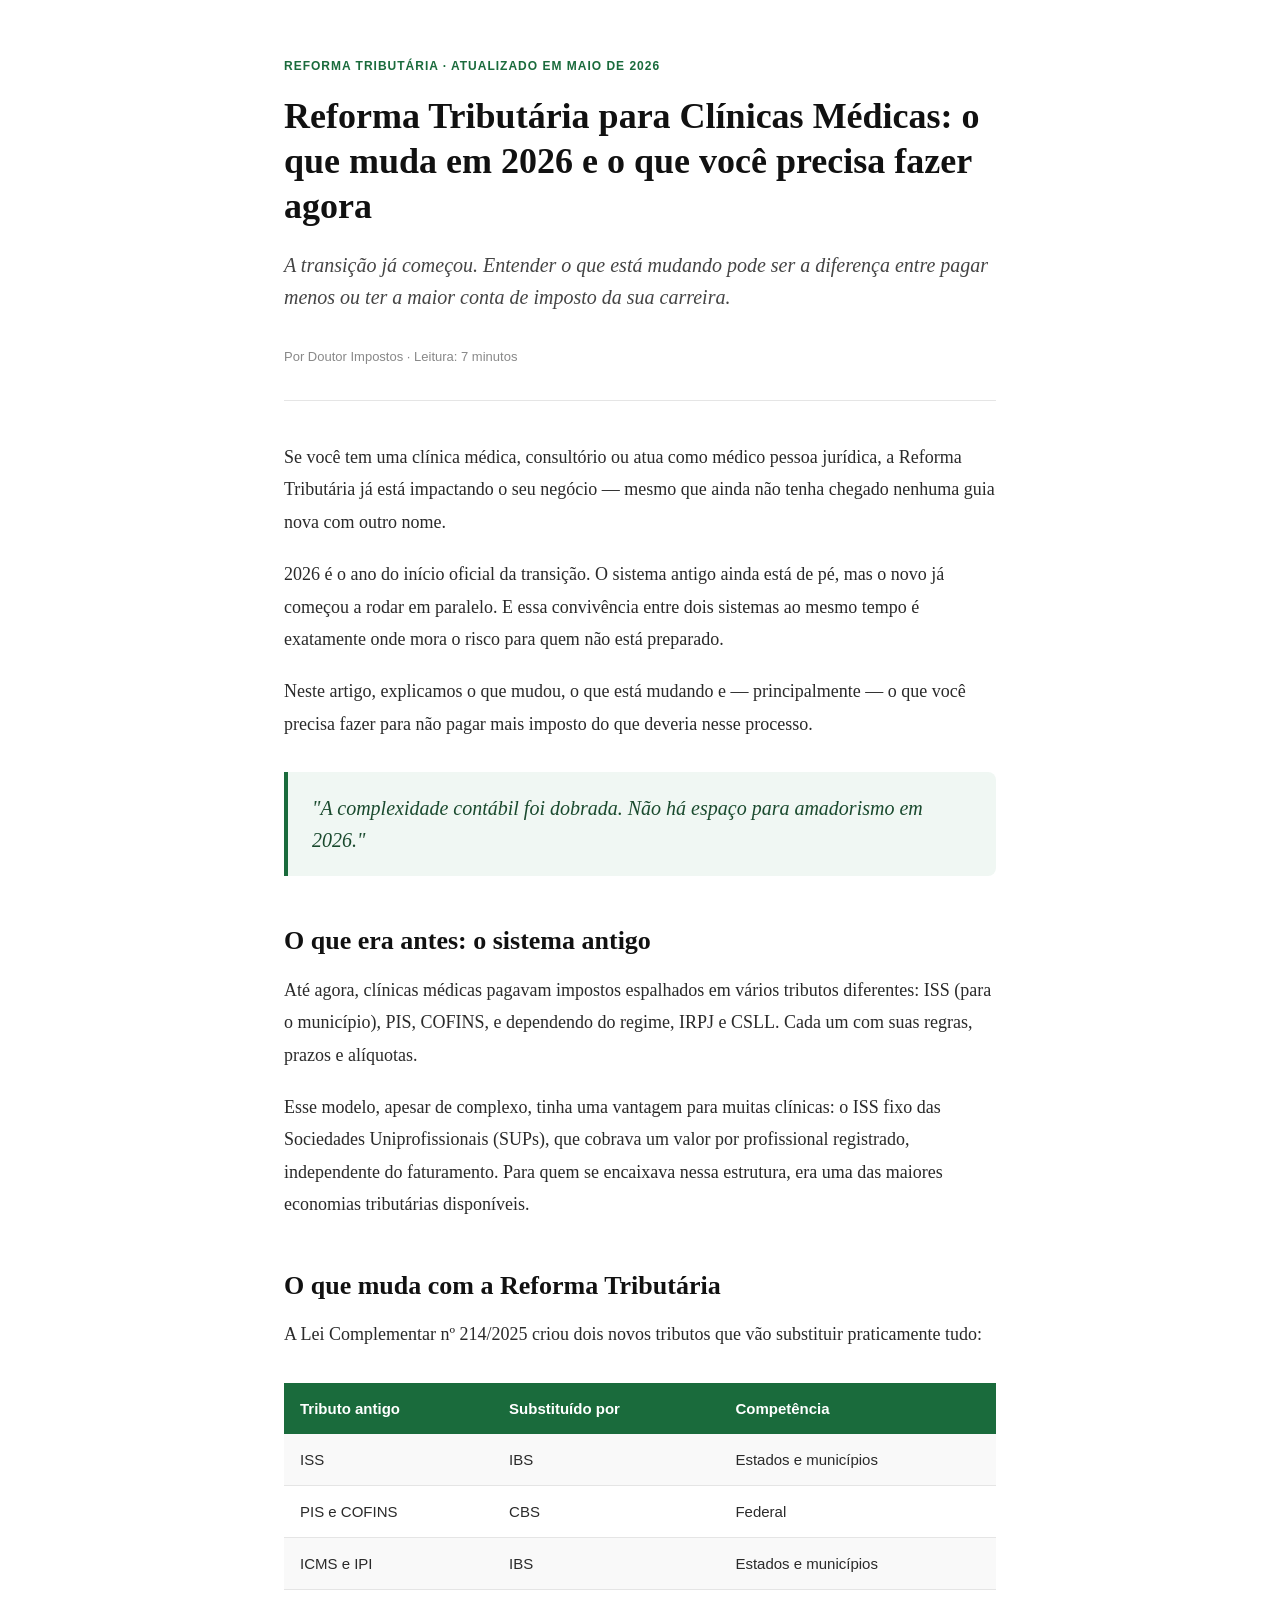
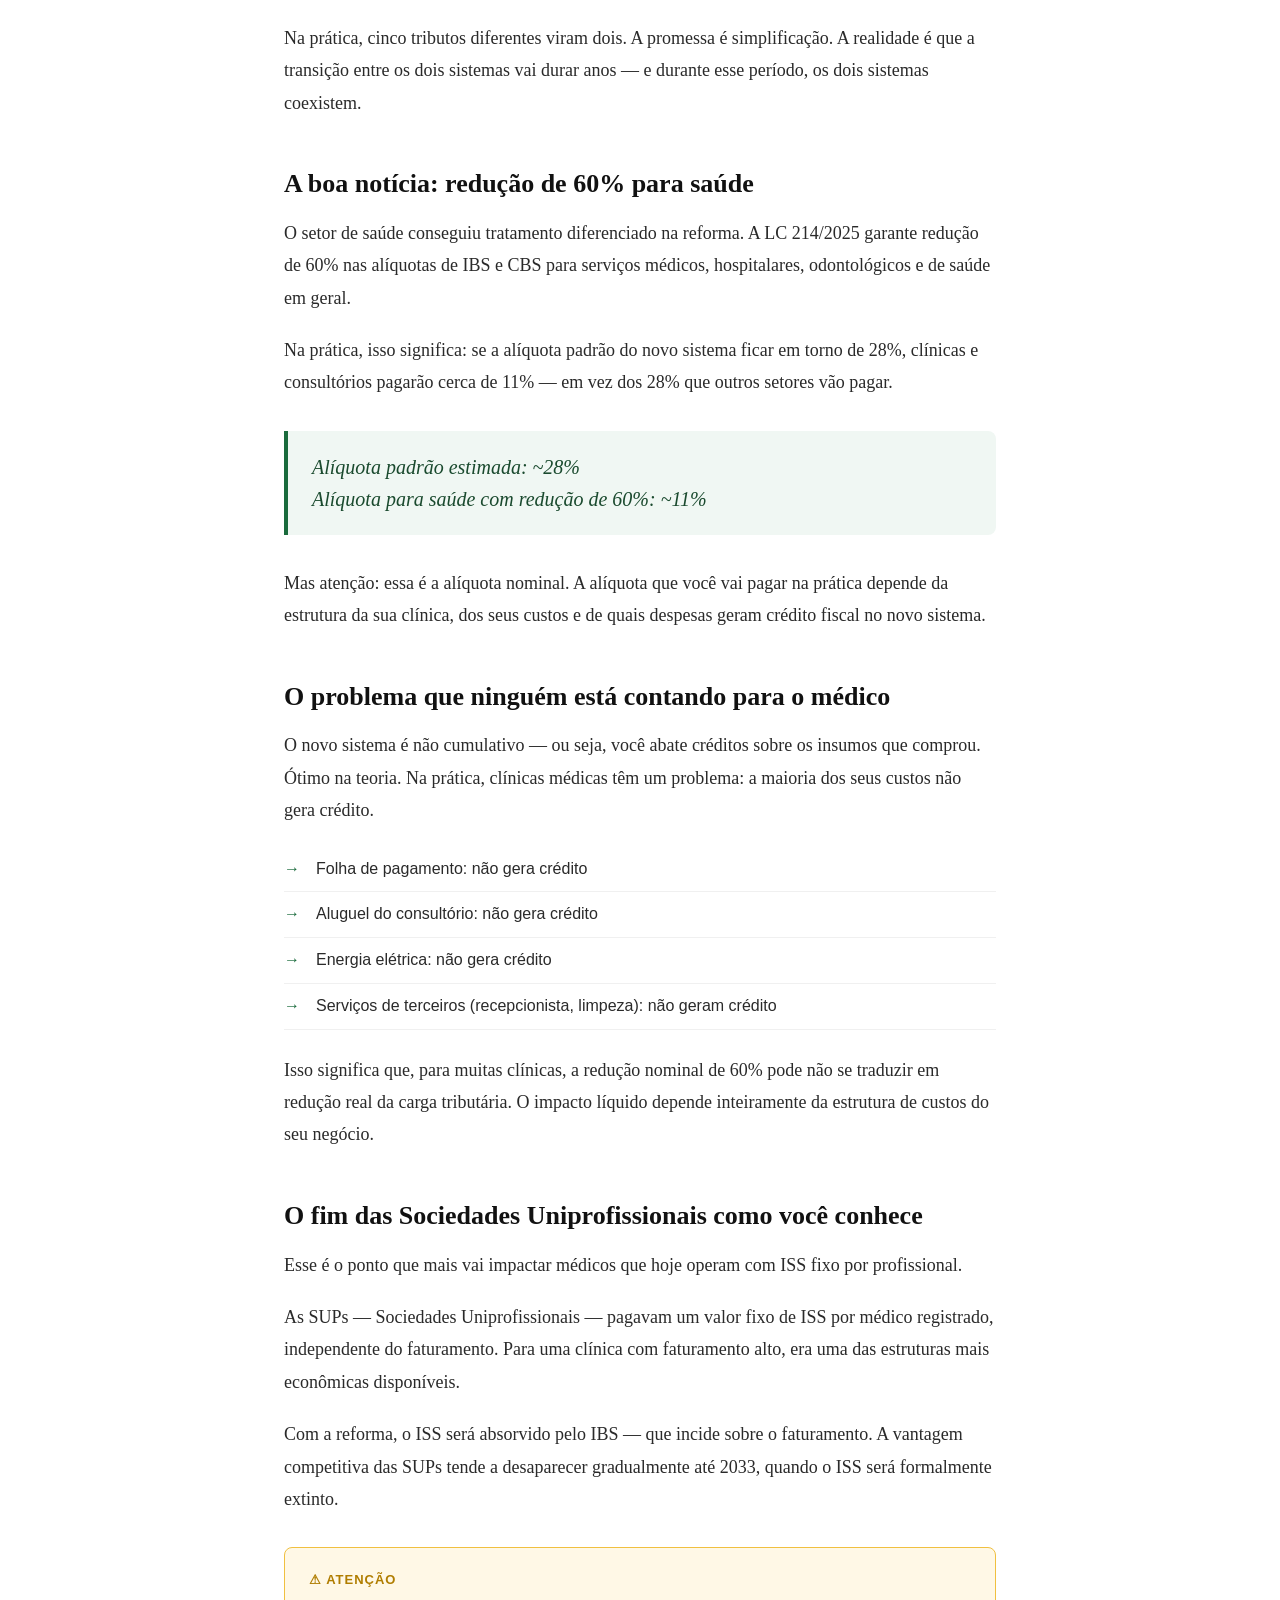
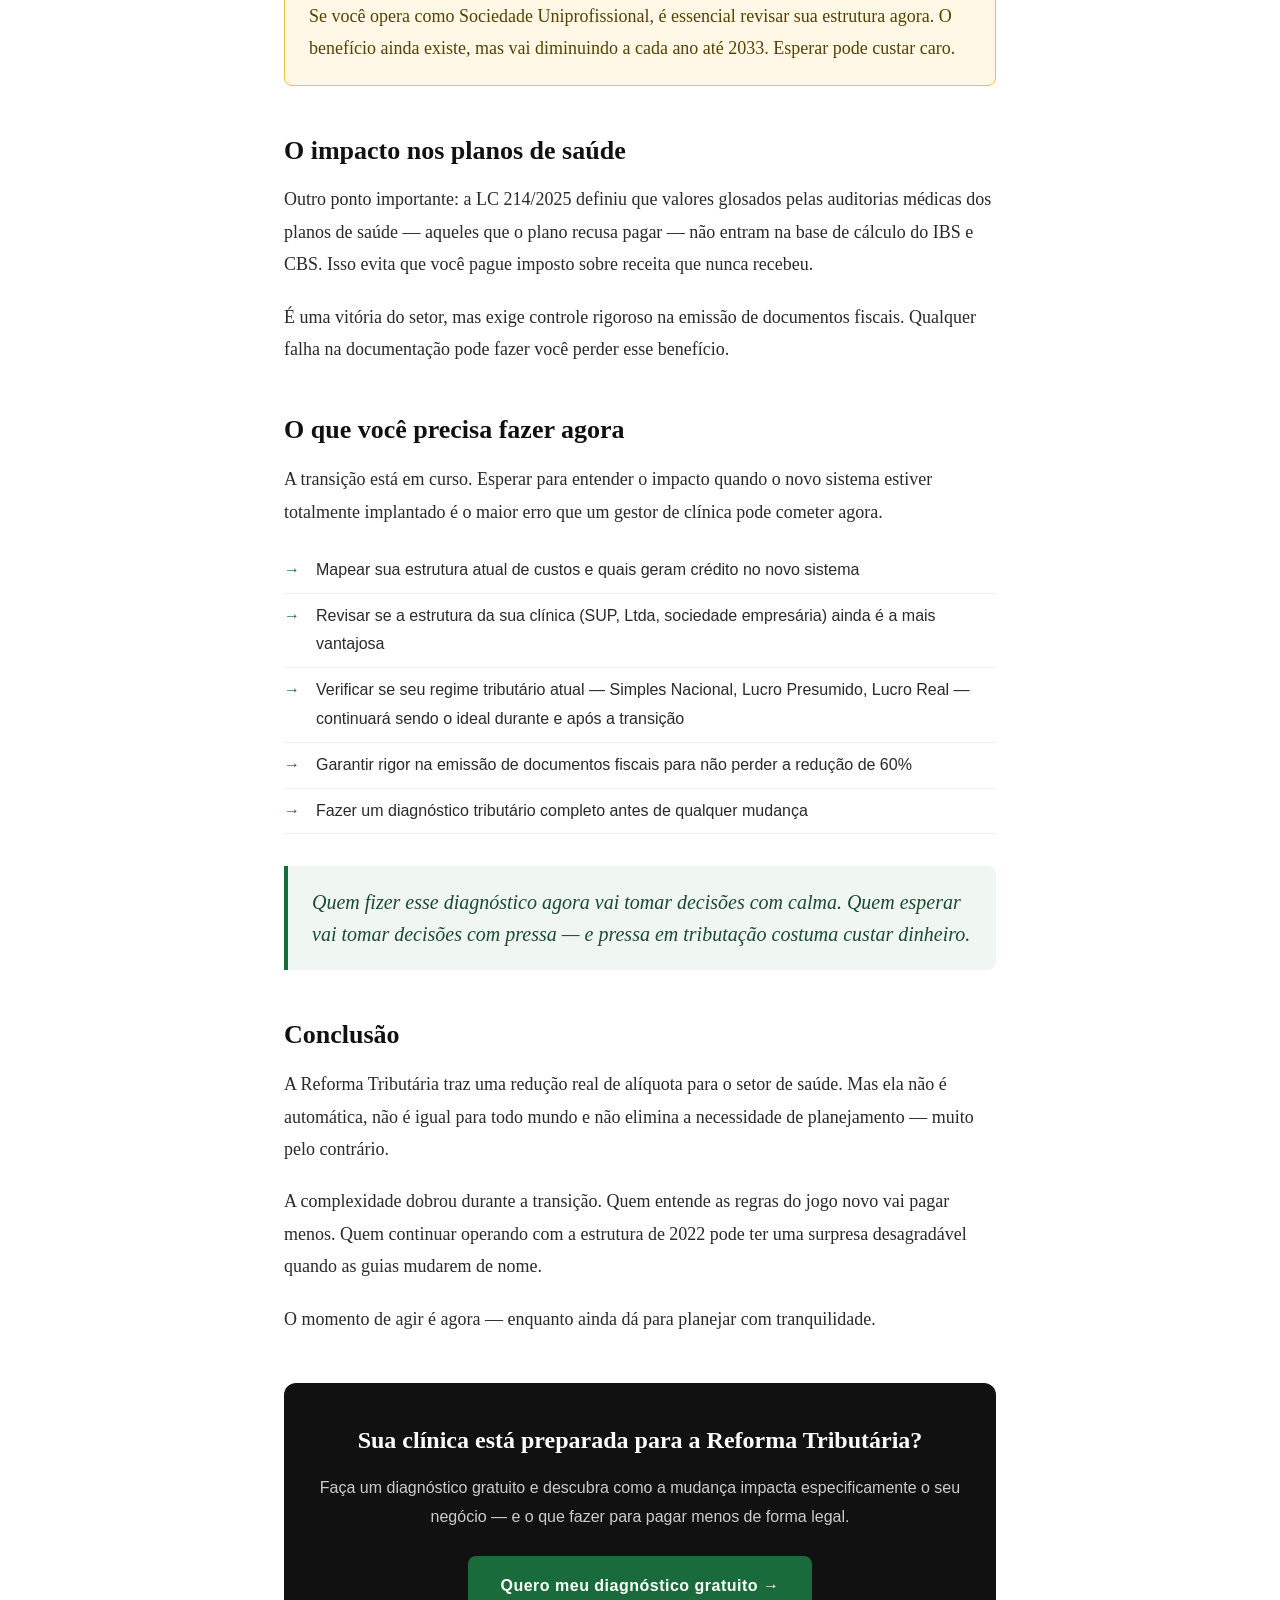
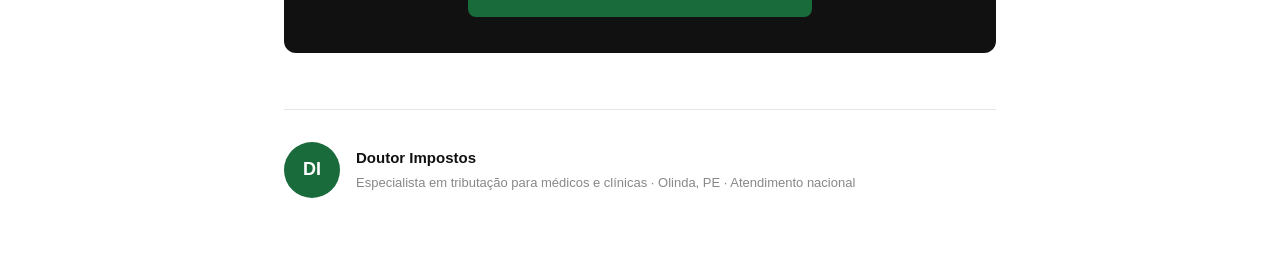
<file: reforma-tributaria-clinicas-medicas.html>
<!DOCTYPE html>
<html lang="pt-BR">
<head>
  <meta charset="UTF-8" />
  <meta name="viewport" content="width=device-width, initial-scale=1.0" />
  <title>Reforma Tributária para Clínicas Médicas: O Que Muda em 2026 | Doutor Impostos</title>
  <meta name="description" content="A Reforma Tributária chegou e vai mudar como sua clínica paga impostos. Entenda o que muda com o IBS e CBS, a redução de 60% para saúde e o que você precisa fazer agora." />
  <meta name="keywords" content="reforma tributária clínicas médicas, reforma tributária médicos, IBS CBS saúde, planejamento tributário médico, imposto clínica médica 2026" />
  <style>
    * { margin: 0; padding: 0; box-sizing: border-box; }
    body {
      font-family: 'Georgia', serif;
      font-size: 18px;
      line-height: 1.8;
      color: #1a1a1a;
      background: #fff;
      max-width: 760px;
      margin: 0 auto;
      padding: 48px 24px 80px;
    }
    .tag {
      display: inline-block;
      font-family: 'Arial', sans-serif;
      font-size: 12px;
      font-weight: 700;
      letter-spacing: 1px;
      text-transform: uppercase;
      color: #1a6b3c;
      margin-bottom: 16px;
    }
    h1 {
      font-size: 36px;
      line-height: 1.25;
      font-weight: 700;
      color: #111;
      margin-bottom: 20px;
    }
    .subtitle {
      font-size: 20px;
      color: #444;
      line-height: 1.6;
      margin-bottom: 32px;
      font-style: italic;
    }
    .meta {
      font-family: 'Arial', sans-serif;
      font-size: 13px;
      color: #888;
      margin-bottom: 40px;
      padding-bottom: 32px;
      border-bottom: 1px solid #e5e5e5;
    }
    h2 {
      font-size: 26px;
      font-weight: 700;
      color: #111;
      margin: 48px 0 16px;
      line-height: 1.3;
    }
    h3 {
      font-size: 20px;
      font-weight: 700;
      color: #111;
      margin: 32px 0 12px;
    }
    p {
      margin-bottom: 20px;
      color: #2a2a2a;
    }
    .destaque {
      background: #f0f7f3;
      border-left: 4px solid #1a6b3c;
      padding: 20px 24px;
      margin: 32px 0;
      border-radius: 0 8px 8px 0;
    }
    .destaque p {
      margin: 0;
      font-size: 20px;
      font-style: italic;
      color: #1a4a2e;
      line-height: 1.6;
    }
    .tabela-wrapper {
      overflow-x: auto;
      margin: 32px 0;
    }
    table {
      width: 100%;
      border-collapse: collapse;
      font-family: 'Arial', sans-serif;
      font-size: 15px;
    }
    th {
      background: #1a6b3c;
      color: #fff;
      padding: 12px 16px;
      text-align: left;
      font-weight: 600;
    }
    td {
      padding: 12px 16px;
      border-bottom: 1px solid #e5e5e5;
      color: #2a2a2a;
    }
    tr:nth-child(even) td { background: #f9f9f9; }
    .alerta {
      background: #fff8e6;
      border: 1px solid #f0c040;
      border-radius: 8px;
      padding: 20px 24px;
      margin: 32px 0;
    }
    .alerta strong {
      display: block;
      font-family: 'Arial', sans-serif;
      font-size: 13px;
      font-weight: 700;
      text-transform: uppercase;
      letter-spacing: 1px;
      color: #b07d00;
      margin-bottom: 8px;
    }
    .alerta p { margin: 0; color: #5a4000; }
    .checklist {
      list-style: none;
      margin: 16px 0 24px;
      padding: 0;
    }
    .checklist li {
      padding: 8px 0 8px 32px;
      position: relative;
      border-bottom: 1px solid #f0f0f0;
      font-family: 'Arial', sans-serif;
      font-size: 16px;
      color: #2a2a2a;
    }
    .checklist li:before {
      content: '→';
      position: absolute;
      left: 0;
      color: #1a6b3c;
      font-weight: 700;
    }
    .cta-box {
      background: #111;
      color: #fff;
      border-radius: 12px;
      padding: 36px 32px;
      margin: 48px 0 0;
      text-align: center;
    }
    .cta-box h3 {
      color: #fff;
      font-size: 24px;
      margin: 0 0 12px;
    }
    .cta-box p {
      color: #ccc;
      font-size: 16px;
      margin: 0 0 24px;
      font-family: 'Arial', sans-serif;
    }
    .cta-btn {
      display: inline-block;
      background: #1a6b3c;
      color: #fff;
      text-decoration: none;
      padding: 16px 32px;
      border-radius: 8px;
      font-family: 'Arial', sans-serif;
      font-weight: 700;
      font-size: 16px;
      letter-spacing: 0.5px;
    }
    .autor {
      display: flex;
      align-items: center;
      gap: 16px;
      margin-top: 56px;
      padding-top: 32px;
      border-top: 1px solid #e5e5e5;
    }
    .autor-avatar {
      width: 56px;
      height: 56px;
      border-radius: 50%;
      background: #1a6b3c;
      display: flex;
      align-items: center;
      justify-content: center;
      color: #fff;
      font-family: 'Arial', sans-serif;
      font-weight: 700;
      font-size: 18px;
      flex-shrink: 0;
    }
    .autor-info p {
      margin: 0;
      font-family: 'Arial', sans-serif;
    }
    .autor-info .nome { font-weight: 700; font-size: 15px; color: #111; }
    .autor-info .cargo { font-size: 13px; color: #888; }
  </style>
</head>
<body>

  <span class="tag">Reforma Tributária · Atualizado em maio de 2026</span>

  <h1>Reforma Tributária para Clínicas Médicas: o que muda em 2026 e o que você precisa fazer agora</h1>

  <p class="subtitle">A transição já começou. Entender o que está mudando pode ser a diferença entre pagar menos ou ter a maior conta de imposto da sua carreira.</p>

  <p class="meta">Por Doutor Impostos · Leitura: 7 minutos</p>

  <p>Se você tem uma clínica médica, consultório ou atua como médico pessoa jurídica, a Reforma Tributária já está impactando o seu negócio — mesmo que ainda não tenha chegado nenhuma guia nova com outro nome.</p>

  <p>2026 é o ano do início oficial da transição. O sistema antigo ainda está de pé, mas o novo já começou a rodar em paralelo. E essa convivência entre dois sistemas ao mesmo tempo é exatamente onde mora o risco para quem não está preparado.</p>

  <p>Neste artigo, explicamos o que mudou, o que está mudando e — principalmente — o que você precisa fazer para não pagar mais imposto do que deveria nesse processo.</p>

  <div class="destaque">
    <p>"A complexidade contábil foi dobrada. Não há espaço para amadorismo em 2026."</p>
  </div>

  <h2>O que era antes: o sistema antigo</h2>

  <p>Até agora, clínicas médicas pagavam impostos espalhados em vários tributos diferentes: ISS (para o município), PIS, COFINS, e dependendo do regime, IRPJ e CSLL. Cada um com suas regras, prazos e alíquotas.</p>

  <p>Esse modelo, apesar de complexo, tinha uma vantagem para muitas clínicas: o ISS fixo das Sociedades Uniprofissionais (SUPs), que cobrava um valor por profissional registrado, independente do faturamento. Para quem se encaixava nessa estrutura, era uma das maiores economias tributárias disponíveis.</p>

  <h2>O que muda com a Reforma Tributária</h2>

  <p>A Lei Complementar nº 214/2025 criou dois novos tributos que vão substituir praticamente tudo:</p>

  <div class="tabela-wrapper">
    <table>
      <tr>
        <th>Tributo antigo</th>
        <th>Substituído por</th>
        <th>Competência</th>
      </tr>
      <tr>
        <td>ISS</td>
        <td>IBS</td>
        <td>Estados e municípios</td>
      </tr>
      <tr>
        <td>PIS e COFINS</td>
        <td>CBS</td>
        <td>Federal</td>
      </tr>
      <tr>
        <td>ICMS e IPI</td>
        <td>IBS</td>
        <td>Estados e municípios</td>
      </tr>
    </table>
  </div>

  <p>Na prática, cinco tributos diferentes viram dois. A promessa é simplificação. A realidade é que a transição entre os dois sistemas vai durar anos — e durante esse período, os dois sistemas coexistem.</p>

  <h2>A boa notícia: redução de 60% para saúde</h2>

  <p>O setor de saúde conseguiu tratamento diferenciado na reforma. A LC 214/2025 garante redução de 60% nas alíquotas de IBS e CBS para serviços médicos, hospitalares, odontológicos e de saúde em geral.</p>

  <p>Na prática, isso significa: se a alíquota padrão do novo sistema ficar em torno de 28%, clínicas e consultórios pagarão cerca de 11% — em vez dos 28% que outros setores vão pagar.</p>

  <div class="destaque">
    <p>Alíquota padrão estimada: ~28%<br/>Alíquota para saúde com redução de 60%: ~11%</p>
  </div>

  <p>Mas atenção: essa é a alíquota nominal. A alíquota que você vai pagar na prática depende da estrutura da sua clínica, dos seus custos e de quais despesas geram crédito fiscal no novo sistema.</p>

  <h2>O problema que ninguém está contando para o médico</h2>

  <p>O novo sistema é não cumulativo — ou seja, você abate créditos sobre os insumos que comprou. Ótimo na teoria. Na prática, clínicas médicas têm um problema: a maioria dos seus custos não gera crédito.</p>

  <ul class="checklist">
    <li>Folha de pagamento: não gera crédito</li>
    <li>Aluguel do consultório: não gera crédito</li>
    <li>Energia elétrica: não gera crédito</li>
    <li>Serviços de terceiros (recepcionista, limpeza): não geram crédito</li>
  </ul>

  <p>Isso significa que, para muitas clínicas, a redução nominal de 60% pode não se traduzir em redução real da carga tributária. O impacto líquido depende inteiramente da estrutura de custos do seu negócio.</p>

  <h2>O fim das Sociedades Uniprofissionais como você conhece</h2>

  <p>Esse é o ponto que mais vai impactar médicos que hoje operam com ISS fixo por profissional.</p>

  <p>As SUPs — Sociedades Uniprofissionais — pagavam um valor fixo de ISS por médico registrado, independente do faturamento. Para uma clínica com faturamento alto, era uma das estruturas mais econômicas disponíveis.</p>

  <p>Com a reforma, o ISS será absorvido pelo IBS — que incide sobre o faturamento. A vantagem competitiva das SUPs tende a desaparecer gradualmente até 2033, quando o ISS será formalmente extinto.</p>

  <div class="alerta">
    <strong>⚠ Atenção</strong>
    <p>Se você opera como Sociedade Uniprofissional, é essencial revisar sua estrutura agora. O benefício ainda existe, mas vai diminuindo a cada ano até 2033. Esperar pode custar caro.</p>
  </div>

  <h2>O impacto nos planos de saúde</h2>

  <p>Outro ponto importante: a LC 214/2025 definiu que valores glosados pelas auditorias médicas dos planos de saúde — aqueles que o plano recusa pagar — não entram na base de cálculo do IBS e CBS. Isso evita que você pague imposto sobre receita que nunca recebeu.</p>

  <p>É uma vitória do setor, mas exige controle rigoroso na emissão de documentos fiscais. Qualquer falha na documentação pode fazer você perder esse benefício.</p>

  <h2>O que você precisa fazer agora</h2>

  <p>A transição está em curso. Esperar para entender o impacto quando o novo sistema estiver totalmente implantado é o maior erro que um gestor de clínica pode cometer agora.</p>

  <ul class="checklist">
    <li>Mapear sua estrutura atual de custos e quais geram crédito no novo sistema</li>
    <li>Revisar se a estrutura da sua clínica (SUP, Ltda, sociedade empresária) ainda é a mais vantajosa</li>
    <li>Verificar se seu regime tributário atual — Simples Nacional, Lucro Presumido, Lucro Real — continuará sendo o ideal durante e após a transição</li>
    <li>Garantir rigor na emissão de documentos fiscais para não perder a redução de 60%</li>
    <li>Fazer um diagnóstico tributário completo antes de qualquer mudança</li>
  </ul>

  <div class="destaque">
    <p>Quem fizer esse diagnóstico agora vai tomar decisões com calma. Quem esperar vai tomar decisões com pressa — e pressa em tributação costuma custar dinheiro.</p>
  </div>

  <h2>Conclusão</h2>

  <p>A Reforma Tributária traz uma redução real de alíquota para o setor de saúde. Mas ela não é automática, não é igual para todo mundo e não elimina a necessidade de planejamento — muito pelo contrário.</p>

  <p>A complexidade dobrou durante a transição. Quem entende as regras do jogo novo vai pagar menos. Quem continuar operando com a estrutura de 2022 pode ter uma surpresa desagradável quando as guias mudarem de nome.</p>

  <p>O momento de agir é agora — enquanto ainda dá para planejar com tranquilidade.</p>

  <div class="cta-box">
    <h3>Sua clínica está preparada para a Reforma Tributária?</h3>
    <p>Faça um diagnóstico gratuito e descubra como a mudança impacta especificamente o seu negócio — e o que fazer para pagar menos de forma legal.</p>
    <a class="cta-btn" href="https://doutorimposto.com/#formulario">Quero meu diagnóstico gratuito →</a>
  </div>

  <div class="autor">
    <div class="autor-avatar">DI</div>
    <div class="autor-info">
      <p class="nome">Doutor Impostos</p>
      <p class="cargo">Especialista em tributação para médicos e clínicas · Olinda, PE · Atendimento nacional</p>
    </div>
  </div>

</body>
</html>
</file>
<file: assets/site.css>
*,*::before,*::after{box-sizing:border-box;margin:0;padding:0}
html,body{overflow-x:hidden;width:100%;max-width:100%}
:root{
  --navy:#0B1F3A;--navy-light:#132B50;--blue:#1A6FD4;
  --green:#22C55E;--green-dark:#16A34A;
  --gray-50:#F8FAFC;--gray-100:#F1F5F9;--gray-200:#E2E8F0;
  --gray-300:#CBD5E1;--gray-400:#94A3B8;--gray-600:#475569;--gray-800:#1E293B;
  --white:#FFFFFF;--red:#EF4444;
  --r-sm:8px;--r-md:12px;--r-lg:20px;--r-xl:28px;
  --sh-md:0 4px 16px rgba(0,0,0,.10);--sh-lg:0 12px 40px rgba(0,0,0,.14);
}
body{font-family:'Segoe UI',system-ui,-apple-system,sans-serif;color:var(--gray-800);background:#fff;line-height:1.6}
img{max-width:100%;display:block}
a{text-decoration:none;color:inherit}

/* ── UTILS ── */
.container{width:100%;padding:0 1.1rem;margin:0 auto;max-width:1120px}
.section{padding:3rem 0;width:100%}
.section--gray{background:var(--gray-50)}
.tag{display:inline-block;background:rgba(26,111,212,.1);color:var(--blue);border-radius:100px;padding:.28rem .85rem;font-size:.75rem;font-weight:700;letter-spacing:.05em;text-transform:uppercase;margin-bottom:.7rem}
.h2{font-size:1.45rem;font-weight:800;line-height:1.25;letter-spacing:-.01em}
.lead{font-size:.95rem;line-height:1.75;color:var(--gray-600)}
.center{text-align:center}
.sec-head{text-align:center;max-width:680px;margin:0 auto}

/* ── BUTTONS ── */
.btn{display:inline-flex;align-items:center;justify-content:center;gap:.45rem;padding:.8rem 1.5rem;border-radius:var(--r-sm);font-weight:700;font-size:.95rem;cursor:pointer;border:none;transition:all .15s;text-decoration:none;line-height:1;white-space:normal;word-break:break-word;text-align:center}
.btn-green{background:var(--green);color:#fff}
.btn-green:hover{background:var(--green-dark)}
.btn-outline{background:transparent;color:#fff;border:2px solid rgba(255,255,255,.4)}
.btn-outline:hover{border-color:#fff;background:rgba(255,255,255,.08)}
.btn-full{width:100%;display:flex}

/* ── NAVBAR ── */
.navbar{position:fixed;top:0;left:0;right:0;z-index:100;background:var(--navy);padding:.75rem 0}
.navbar-inner{display:flex;align-items:center;justify-content:space-between;gap:.75rem}
.navbar-logo{font-size:1rem;font-weight:800;color:#fff;letter-spacing:-.02em;line-height:1.15;flex-shrink:0}
.navbar-logo span{color:var(--green)}
.navbar-sub{font-size:.55rem;color:rgba(255,255,255,.4);display:block;margin-top:1px;font-weight:500;letter-spacing:.03em}
.navbar-links{display:none}
.navbar-cta{padding:.5rem 1rem;font-size:.82rem;flex-shrink:0}
@media(min-width:900px){
  .navbar-links{display:flex;align-items:center;gap:1.5rem}
  .navbar-links a{color:rgba(255,255,255,.8);font-size:.88rem;transition:color .2s}
  .navbar-links a:hover{color:#fff}
}

/* ── HERO ── */
.hero{background:linear-gradient(155deg,var(--navy) 0%,var(--navy-light) 100%);padding:5.5rem 0 2.5rem;width:100%}
.hero-badge{display:inline-flex;align-items:center;gap:.5rem;background:rgba(34,197,94,.12);border:1px solid rgba(34,197,94,.3);color:var(--green);border-radius:100px;padding:.35rem .9rem;font-size:.8rem;font-weight:600;margin-bottom:1.1rem}
.hero-dot{width:6px;height:6px;background:var(--green);border-radius:50%;animation:pulse 2s infinite;flex-shrink:0}
.hero-title{color:#fff;font-size:1.65rem;font-weight:800;line-height:1.2;letter-spacing:-.02em;margin-bottom:1rem}
.hero-title em{font-style:normal;color:var(--green)}
.hero-sub{color:rgba(255,255,255,.72);font-size:.95rem;line-height:1.75;margin-bottom:1.5rem}
.hero-btns{display:flex;flex-direction:column;gap:.7rem;margin-bottom:1.75rem}
.hero-trust{display:flex;flex-direction:column;gap:.6rem}
.hero-trust-item{display:flex;align-items:center;gap:.45rem;color:rgba(255,255,255,.6);font-size:.82rem}
.hero-trust-icon{color:var(--green);font-size:.9rem;flex-shrink:0}
.hero-photo{display:none}
.hero-photo-wrap{border-radius:var(--r-lg);overflow:hidden;aspect-ratio:4/5;position:relative}
.hero-photo-wrap img{width:100%;height:100%;object-fit:cover;object-position:top center;display:block}
.hero-photo-tag{position:absolute;bottom:1rem;left:50%;transform:translateX(-50%);background:rgba(11,31,58,.88);border:1px solid rgba(255,255,255,.15);border-radius:100px;padding:.4rem 1.1rem;white-space:nowrap;text-align:center;backdrop-filter:blur(10px)}
.hero-photo-tag span{font-size:.68rem;color:rgba(255,255,255,.5);display:block}
.hero-photo-tag strong{font-size:.82rem;color:#fff;display:block}
@media(min-width:860px){
  .hero-inner{display:grid;grid-template-columns:1fr 1fr;gap:3rem;align-items:center}
  .hero-title{font-size:2.4rem}
  .hero-btns{flex-direction:row;flex-wrap:wrap}
  .hero-btns .btn{width:auto}
  .hero-trust{flex-direction:row;flex-wrap:wrap;gap:1.25rem}
  .hero-photo{display:block}
}

/* ── DOR ── */
.dor-grid{display:flex;flex-direction:column;gap:.85rem;margin-top:2rem}
.dor-item{background:#fff;border:1.5px solid var(--gray-200);border-radius:var(--r-md);padding:1.1rem;display:flex;gap:.85rem;align-items:flex-start}
.dor-icon{width:38px;height:38px;min-width:38px;background:#FEF2F2;border-radius:var(--r-sm);display:flex;align-items:center;justify-content:center;font-size:1.1rem;flex-shrink:0}
.dor-title{font-size:.88rem;font-weight:700;color:var(--gray-800);margin-bottom:.25rem}
.dor-desc{font-size:.82rem;color:var(--gray-600);line-height:1.55}
@media(min-width:640px){.dor-grid{display:grid;grid-template-columns:1fr 1fr;gap:1rem}}
@media(min-width:960px){.dor-grid{grid-template-columns:repeat(3,1fr)}}

/* ── QUEBRA ── */
.quebra-wrap{display:flex;flex-direction:column;gap:2rem}
.quebra-points{display:flex;flex-direction:column;gap:1rem;margin-top:1.5rem}
.quebra-point{display:flex;gap:.8rem;align-items:flex-start}
.quebra-num{width:26px;height:26px;min-width:26px;background:var(--blue);color:#fff;border-radius:50%;display:flex;align-items:center;justify-content:center;font-size:.75rem;font-weight:700;flex-shrink:0;margin-top:.15rem}
.quebra-pt-title{font-size:.88rem;font-weight:700;color:var(--gray-800);margin-bottom:.2rem}
.quebra-pt-desc{font-size:.82rem;color:var(--gray-600);line-height:1.55}
.quebra-box{background:var(--navy);border-radius:var(--r-lg);padding:1.75rem;color:#fff}
.quebra-hl{font-size:1.15rem;font-weight:800;line-height:1.35;margin-bottom:.9rem}
.quebra-hl em{font-style:normal;color:var(--green)}
.quebra-box p{color:rgba(255,255,255,.65);font-size:.88rem;line-height:1.75}
.quebra-hl2{margin-top:1.1rem;margin-bottom:0}
@media(min-width:820px){.quebra-wrap{flex-direction:row;align-items:flex-start}.quebra-left,.quebra-box{flex:1}}

/* ── CASOS ── */
.casos-grid{display:flex;flex-direction:column;gap:1.1rem;margin-top:2rem}
.caso-card{background:#fff;border:1px solid var(--gray-200);border-radius:var(--r-lg);padding:1.35rem;position:relative;overflow:hidden}
.caso-card::before{content:'';position:absolute;top:0;left:0;right:0;height:4px;background:linear-gradient(90deg,var(--blue),var(--green))}
.caso-type{font-size:.72rem;font-weight:700;text-transform:uppercase;letter-spacing:.08em;color:var(--gray-400);margin-bottom:.35rem}
.caso-name{font-size:.92rem;font-weight:700;color:var(--gray-800);margin-bottom:.9rem;padding-bottom:.6rem;border-bottom:1px solid var(--gray-100)}
.caso-row{display:flex;justify-content:space-between;align-items:flex-start;padding:.4rem 0;font-size:.84rem;border-bottom:1px solid var(--gray-100);gap:.5rem}
.caso-row:last-of-type{border-bottom:none}
.caso-label{color:var(--gray-600);flex-shrink:0}
.caso-val{font-weight:700;text-align:right}
.caso-val.bad{color:var(--red)}
.caso-val.good{color:var(--green-dark)}
.caso-val.accent{color:var(--blue)}
.caso-eco{background:linear-gradient(135deg,#ECFDF5,#D1FAE5);border-radius:var(--r-sm);padding:.9rem;margin-top:.9rem;text-align:center}
.caso-eco-label{font-size:.72rem;color:var(--green-dark);font-weight:700;text-transform:uppercase;letter-spacing:.04em;margin-bottom:.15rem}
.caso-eco-val{font-size:1.65rem;font-weight:900;color:var(--green-dark)}
@media(min-width:700px){.casos-grid{display:grid;grid-template-columns:1fr 1fr}}
@media(min-width:1000px){.casos-grid{grid-template-columns:repeat(3,1fr)}}

/* ── COMO ── */
.como-steps{display:flex;flex-direction:column;gap:1.25rem;margin-top:2rem}
.como-step{display:flex;gap:1rem;align-items:flex-start}
.como-num{width:44px;height:44px;min-width:44px;background:var(--blue);color:#fff;border-radius:50%;display:flex;align-items:center;justify-content:center;font-size:1.1rem;font-weight:800;flex-shrink:0;box-shadow:0 0 0 6px rgba(26,111,212,.1)}
.como-title{font-size:.92rem;font-weight:700;color:var(--gray-800);margin-bottom:.25rem}
.como-desc{font-size:.84rem;color:var(--gray-600);line-height:1.6}
@media(min-width:700px){
  .como-steps{flex-direction:row;gap:2rem}
  .como-step{flex-direction:column;align-items:center;text-align:center;flex:1}
}

/* ── FORM ── */
.form-section{background:linear-gradient(135deg,var(--navy) 0%,var(--navy-light) 100%);padding:3.5rem 0;width:100%}
.form-wrap{display:flex;flex-direction:column;gap:2rem}
.form-left{color:#fff}
.form-badge{display:inline-block;background:rgba(34,197,94,.15);color:var(--green);border:1px solid rgba(34,197,94,.3);border-radius:100px;padding:.3rem .85rem;font-size:.78rem;font-weight:700;margin-bottom:1rem}
.form-left h2{font-size:1.35rem;font-weight:800;line-height:1.25;margin-bottom:.8rem;color:#fff}
.form-left>p{color:rgba(255,255,255,.65);line-height:1.75;margin-bottom:1.5rem;font-size:.9rem}
.form-list{list-style:none;display:flex;flex-direction:column;gap:.65rem}
.form-list li{display:flex;align-items:center;gap:.65rem;color:rgba(255,255,255,.8);font-size:.9rem}
.form-list li::before{content:'✓';width:19px;height:19px;min-width:19px;background:var(--green);color:#fff;border-radius:50%;display:inline-flex;align-items:center;justify-content:center;font-size:.65rem;font-weight:800}
.form-box{background:#fff;border-radius:var(--r-xl);padding:1.5rem;box-shadow:var(--sh-lg)}
.form-box-title{font-size:1.05rem;font-weight:700;color:var(--gray-800);margin-bottom:1.25rem;padding-bottom:.8rem;border-bottom:1px solid var(--gray-100)}
.form-fields{display:flex;flex-direction:column;gap:.85rem}
.form-row2{display:grid;grid-template-columns:1fr 1fr;gap:.85rem}
.form-group{display:flex;flex-direction:column;gap:.3rem}
.form-label{font-size:.75rem;font-weight:700;color:var(--gray-600);letter-spacing:.03em}
.form-input,.form-select,.form-textarea{width:100%;padding:.68rem .9rem;border:1.5px solid var(--gray-200);border-radius:var(--r-sm);font-size:.9rem;font-family:inherit;color:var(--gray-800);background:var(--gray-50);outline:none;appearance:none;-webkit-appearance:none;transition:border-color .2s,box-shadow .2s}
.form-input:focus,.form-select:focus,.form-textarea:focus{border-color:var(--blue);box-shadow:0 0 0 3px rgba(26,111,212,.12);background:#fff}
.form-input.err,.form-select.err,.form-textarea.err{border-color:var(--red)}
.form-select{background-image:url("data:image/svg+xml,%3Csvg xmlns='http://www.w3.org/2000/svg' width='11' height='7' viewBox='0 0 11 7'%3E%3Cpath fill='%2394A3B8' d='M1 1l4.5 4.5L10 1'/%3E%3C/svg%3E");background-repeat:no-repeat;background-position:right .9rem center;padding-right:2.2rem}
.form-textarea{resize:vertical;min-height:76px;line-height:1.6}
.form-err{font-size:.73rem;color:var(--red);display:none;margin-top:.1rem}
.form-err.show{display:block}
.form-submit{width:100%;padding:.9rem;background:var(--green);color:#fff;border:none;border-radius:var(--r-sm);font-size:.98rem;font-weight:700;cursor:pointer;transition:background .2s;font-family:inherit;margin-top:.15rem}
.form-submit:hover{background:var(--green-dark)}
.form-submit:disabled{opacity:.6;cursor:not-allowed}
.form-note{text-align:center;font-size:.73rem;color:var(--gray-400);margin-top:.5rem}
.success{display:none;text-align:center;padding:2rem 1rem}
.success.show{display:block}
.success-icon{width:64px;height:64px;background:linear-gradient(135deg,#ECFDF5,#D1FAE5);border-radius:50%;display:flex;align-items:center;justify-content:center;margin:0 auto 1.25rem;font-size:1.8rem}
.success h3{font-size:1.15rem;font-weight:700;margin-bottom:.5rem}
.success p{color:var(--gray-600);font-size:.9rem;line-height:1.7}
.success-wa{display:inline-flex;align-items:center;gap:.5rem;margin-top:1.25rem;background:#25D366;color:#fff;border-radius:var(--r-sm);padding:.7rem 1.35rem;font-weight:700;font-size:.9rem}
@media(min-width:900px){
  .form-wrap{flex-direction:row;gap:4rem;align-items:flex-start}
  .form-left{flex:1}
  .form-right{flex:1.25}
  .form-left h2{font-size:1.75rem}
}
@media(max-width:480px){.form-row2{grid-template-columns:1fr}}

/* ── AUTORIDADE ── */
.aut-wrap{display:flex;flex-direction:column;gap:2rem}
.aut-nums{display:grid;grid-template-columns:1fr 1fr;gap:.85rem;margin-top:1.5rem}
.aut-num{background:#fff;border:1px solid var(--gray-200);border-radius:var(--r-md);padding:1.1rem;text-align:center}
.aut-val{font-size:1.6rem;font-weight:900;color:var(--blue);display:block;line-height:1}
.aut-lbl{font-size:.75rem;color:var(--gray-600);margin-top:.35rem;line-height:1.4}
.aut-box{background:var(--navy);border-radius:var(--r-lg);padding:1.75rem;color:#fff}
.aut-box h3{font-size:.97rem;font-weight:700;color:#fff;margin-bottom:.8rem}
.aut-box p{color:rgba(255,255,255,.7);line-height:1.75;font-size:.88rem}
.aut-box p+p{margin-top:.8rem}
@media(min-width:820px){.aut-wrap{flex-direction:row;align-items:flex-start}.aut-left{flex:1.1}.aut-box{flex:1}}

/* ── FAQ ── */
.faq-list{max-width:760px;margin:2rem auto 0}
.faq-item{border-bottom:1px solid var(--gray-200)}
.faq-q{width:100%;background:none;border:none;text-align:left;padding:1rem 0;font-size:.9rem;font-weight:700;color:var(--gray-800);cursor:pointer;display:flex;justify-content:space-between;align-items:center;gap:1rem;font-family:inherit}
.faq-q:hover{color:var(--blue)}
.faq-icon{width:23px;height:23px;min-width:23px;border-radius:50%;border:1.5px solid var(--gray-300);display:flex;align-items:center;justify-content:center;font-size:.82rem;font-weight:700;color:var(--gray-600);transition:all .3s;flex-shrink:0}
.faq-item.open .faq-icon{background:var(--blue);border-color:var(--blue);color:#fff;transform:rotate(45deg)}
.faq-a{max-height:0;overflow:hidden;transition:max-height .35s ease}
.faq-a p{font-size:.88rem;color:var(--gray-600);line-height:1.75;padding-bottom:1rem}
.faq-item.open .faq-a{max-height:400px}

/* ── FOOTER ── */
.footer{background:var(--navy);color:rgba(255,255,255,.6);padding:2.5rem 0 1.5rem;width:100%}
.footer-top{display:flex;flex-direction:column;gap:2rem;padding-bottom:1.75rem;border-bottom:1px solid rgba(255,255,255,.1)}
.footer-brand{font-size:1.1rem;font-weight:800;color:#fff;margin-bottom:.2rem}
.footer-brand span{color:var(--green)}
.footer-brand-sub{font-size:.68rem;color:rgba(255,255,255,.3);margin-bottom:.65rem;letter-spacing:.03em}
.footer-desc{font-size:.82rem;line-height:1.65;margin-bottom:1rem}
.footer-wa{display:inline-flex;align-items:center;gap:.45rem;background:rgba(34,197,94,.12);border:1px solid rgba(34,197,94,.25);color:var(--green);border-radius:100px;padding:.38rem .9rem;font-size:.8rem;font-weight:600}
.footer-col-title{font-size:.7rem;font-weight:700;text-transform:uppercase;letter-spacing:.08em;color:rgba(255,255,255,.3);margin-bottom:.65rem}
.footer-link{display:block;font-size:.84rem;margin-bottom:.45rem;color:rgba(255,255,255,.55);transition:color .2s}
.footer-link:hover{color:#fff}
.footer-cols{display:grid;grid-template-columns:1fr 1fr;gap:1.5rem}
.footer-bottom{display:flex;flex-direction:column;align-items:center;gap:.4rem;padding-top:1.25rem;font-size:.75rem;color:rgba(255,255,255,.3);text-align:center}
@media(min-width:720px){
  .footer-top{flex-direction:row;gap:3rem}
  .footer-brand-col{flex:1.5}
  .footer-cols-wrap{flex:1}
  .footer-bottom{flex-direction:row;justify-content:space-between}
}

/* ── WA FLOAT ── */
.wa-btn{position:fixed;bottom:1.25rem;right:1.25rem;z-index:200;width:52px;height:52px;background:#25D366;border-radius:50%;display:flex;align-items:center;justify-content:center;box-shadow:0 4px 18px rgba(37,211,102,.45)}
.wa-btn svg{width:28px;height:28px;fill:#fff}

/* ── REVEAL ── */
.js .reveal{opacity:0;transform:translateY(18px);transition:opacity .5s ease,transform .5s ease}
.js .reveal.visible{opacity:1;transform:translateY(0)}

@keyframes pulse{0%,100%{opacity:1;transform:scale(1)}50%{opacity:.4;transform:scale(.75)}}

/* ── CALCULADORA ── */
.calc-section{background:var(--navy);padding:3.5rem 0;width:100%}
.calc-head{text-align:center;max-width:680px;margin:0 auto 2rem}
.calc-head .tag{background:rgba(34,197,94,.15);color:var(--green);border:1px solid rgba(34,197,94,.3)}
.calc-head h2{color:#fff;font-size:1.45rem;font-weight:800;line-height:1.25;letter-spacing:-.01em}
.calc-head p{color:rgba(255,255,255,.65);font-size:.9rem;line-height:1.75;margin-top:.65rem}
.calc-body{background:rgba(255,255,255,.04);border:1px solid rgba(255,255,255,.1);border-radius:20px;padding:1.5rem;max-width:900px;margin:0 auto}
.calc-inputs{display:grid;grid-template-columns:1fr 1fr;gap:1rem;margin-bottom:1.75rem}
@media(max-width:560px){.calc-inputs{grid-template-columns:1fr}}
.ci-wrap--select{padding:0}
.ci-select{flex:1;background:transparent;border:none;color:#fff;font-size:.9rem;padding:0 10px;height:38px;outline:none;font-family:inherit;width:100%;cursor:pointer;appearance:none;-webkit-appearance:none;background-image:url("data:image/svg+xml,%3Csvg xmlns='http://www.w3.org/2000/svg' width='11' height='7' viewBox='0 0 11 7'%3E%3Cpath fill='rgba(255,255,255,0.4)' d='M1 1l4.5 4.5L10 1'/%3E%3C/svg%3E");background-repeat:no-repeat;background-position:right 10px center;padding-right:28px}
.ci-select option{background:#0B1F3A;color:#fff}
.ci-group{display:flex;flex-direction:column;gap:.3rem}
.ci-label{font-size:.72rem;font-weight:700;color:rgba(255,255,255,.45);letter-spacing:.04em;text-transform:uppercase}
.ci-wrap{display:flex;align-items:center;background:rgba(255,255,255,.08);border:1px solid rgba(255,255,255,.15);border-radius:8px;overflow:hidden;transition:border-color .2s}
.ci-wrap:focus-within{border-color:var(--green)}
.ci-pre{padding:0 10px;font-size:.82rem;color:rgba(255,255,255,.35);border-right:1px solid rgba(255,255,255,.1);height:38px;display:flex;align-items:center;white-space:nowrap}
.ci-input{flex:1;background:transparent;border:none;color:#fff;font-size:.9rem;padding:0 10px;height:38px;outline:none;font-family:inherit;min-width:0}
.calc-results-title{font-size:.72rem;font-weight:700;color:rgba(255,255,255,.4);text-transform:uppercase;letter-spacing:.06em;margin-bottom:.85rem}
.calc-cards{display:grid;grid-template-columns:repeat(3,1fr);gap:.75rem;margin-bottom:1.25rem}
@media(max-width:600px){.calc-cards{grid-template-columns:1fr}}
.cc{background:rgba(255,255,255,.06);border:1px solid rgba(255,255,255,.1);border-radius:12px;padding:1rem}
.cc.winner{border:2px solid var(--green);background:rgba(34,197,94,.08)}
.cc-badge{font-size:.65rem;font-weight:700;text-transform:uppercase;letter-spacing:.06em;background:var(--green);color:#fff;border-radius:100px;display:inline-block;padding:.15rem .65rem;margin-bottom:.5rem}
.cc-badge--atual{background:rgba(255,255,255,.15);color:rgba(255,255,255,.6)}
.cc.atual{border-color:rgba(255,255,255,.2)}
.cc-mes-label{font-size:.68rem;color:rgba(255,255,255,.35);margin-bottom:.15rem;margin-top:.5rem}
.cc-name{font-size:.82rem;font-weight:700;color:rgba(255,255,255,.8);margin-bottom:.2rem}
.cc-aliq{font-size:.73rem;color:rgba(255,255,255,.4);margin-bottom:.7rem}
.cc-val{font-size:1.45rem;font-weight:800;color:#fff}
.cc.winner .cc-val{color:var(--green)}
.cc-sub{font-size:.72rem;color:rgba(255,255,255,.4);margin-top:.15rem}
.calc-metrics{display:grid;grid-template-columns:repeat(3,1fr);gap:.75rem;margin-bottom:1.5rem}
@media(max-width:600px){.calc-metrics{grid-template-columns:1fr 1fr}}
.cm{background:rgba(255,255,255,.05);border-radius:10px;padding:1.25rem 1.1rem}
.cm.hi{background:rgba(34,197,94,.07);border:1px solid rgba(34,197,94,.18)}
.cm-label{font-size:.72rem;color:rgba(255,255,255,.4);margin-bottom:.5rem;text-transform:uppercase;letter-spacing:.05em}
.cm-val{font-size:1.7rem;font-weight:800;color:#fff;line-height:1.1}
.cm-ano{font-size:.7rem;font-weight:600;color:rgba(255,255,255,.35);text-transform:uppercase;letter-spacing:.06em;margin-top:.35rem;display:block}
.cm-sub{font-size:.8rem;color:rgba(255,255,255,.3);margin-top:.3rem;padding-top:.3rem;border-top:1px solid rgba(255,255,255,.07)}
.cm.hi .cm-val{color:var(--green)}
.cm.hi .cm-ano{color:rgba(34,197,94,.5)}
.calc-table-wrap{background:rgba(255,255,255,.05);border-radius:10px;overflow:hidden;margin-bottom:1.25rem}
.calc-table{width:100%;border-collapse:collapse;font-size:.8rem}
.calc-table th{text-align:left;padding:.6rem .85rem;color:rgba(255,255,255,.35);font-weight:600;font-size:.68rem;text-transform:uppercase;letter-spacing:.05em;border-bottom:1px solid rgba(255,255,255,.08)}
.calc-table td{padding:.6rem .85rem;color:rgba(255,255,255,.75);border-bottom:1px solid rgba(255,255,255,.05)}
.calc-table tr:last-child td{font-weight:700;color:#fff;border-bottom:none;background:rgba(255,255,255,.04)}
.calc-eco{display:grid;grid-template-columns:repeat(4,1fr);gap:.6rem;margin-bottom:1.5rem}
@media(max-width:500px){.calc-eco{grid-template-columns:1fr 1fr}}
.ce-item{background:rgba(34,197,94,.08);border:1px solid rgba(34,197,94,.2);border-radius:10px;padding:.75rem;text-align:center}
.ce-period{font-size:.68rem;color:rgba(255,255,255,.4);margin-bottom:.25rem}
.ce-val{font-size:.95rem;font-weight:700;color:var(--green)}
.calc-tabs{display:flex;gap:.5rem;margin-bottom:1rem}
.calc-tab{font-size:.78rem;padding:.4rem 1rem;border-radius:100px;border:1px solid rgba(255,255,255,.2);background:transparent;color:rgba(255,255,255,.5);cursor:pointer;font-family:inherit;transition:all .2s}
.calc-tab.active{background:var(--green);border-color:var(--green);color:#fff}
.calc-panel{display:none}
.calc-panel.active{display:block}
.calc-cta-bar{background:rgba(34,197,94,.1);border:1px solid rgba(34,197,94,.25);border-radius:12px;padding:1.1rem 1.25rem;display:flex;align-items:center;justify-content:space-between;gap:1rem;flex-wrap:wrap}
.calc-cta-bar p{font-size:.85rem;color:rgba(255,255,255,.75);margin:0}
.calc-cta-bar strong{color:var(--green)}
.calc-chart-wrap{position:relative;width:100%;height:180px}

/* ══════════ ADIÇÕES 2026-09 (Ads + funil Instagram) ══════════ */
@media(prefers-reduced-motion:reduce){.js .reveal{opacity:1;transform:none;transition:none}.hero-dot{animation:none}}
.btn-wa{background:#25D366;color:#fff}
.btn-wa:hover{background:#1ebe5b}
.btn-ghost{background:transparent;color:var(--blue);border:2px solid var(--blue)}
.btn-ghost:hover{background:rgba(26,111,212,.06)}

/* ── FORM EM 2 ETAPAS ── */
.form-progress{display:flex;align-items:center;gap:.6rem;margin-bottom:1rem;font-size:.75rem;font-weight:700;color:var(--gray-400);text-transform:uppercase;letter-spacing:.05em}
.form-progress-track{flex:1;height:5px;background:var(--gray-200);border-radius:100px;overflow:hidden}
.form-progress-fill{height:100%;width:50%;background:linear-gradient(90deg,var(--blue),var(--green));border-radius:100px;transition:width .3s ease}
.form-step{display:none;flex-direction:column;gap:.85rem}
.form-step.active{display:flex}
.form-hint{font-size:.73rem;color:var(--gray-400);font-weight:500}
.form-check{display:flex;gap:.6rem;align-items:flex-start;font-size:.78rem;color:var(--gray-600);line-height:1.5;cursor:pointer}
.form-check input{width:17px;height:17px;min-width:17px;margin-top:.15rem;accent-color:var(--green);cursor:pointer}
.form-check a{color:var(--blue);text-decoration:underline}
.form-check.err{color:var(--red)}
.form-actions{display:flex;gap:.6rem;align-items:center}
.form-actions .form-submit{flex:1}
.form-back{background:none;border:none;color:var(--gray-600);font-size:.85rem;font-weight:600;cursor:pointer;padding:.9rem .5rem;font-family:inherit;white-space:nowrap}
.form-back:hover{color:var(--gray-800)}
.form-fail{display:none;background:#FEF2F2;border:1px solid #FECACA;color:#991B1B;border-radius:var(--r-sm);padding:.75rem .9rem;font-size:.82rem;line-height:1.55}
.form-fail.show{display:block}
.form-fail a{color:#166534;font-weight:700;text-decoration:underline}

/* ── SOLUÇÕES (cards de segmentação) ── */
.sol-grid{display:grid;grid-template-columns:1fr;gap:.9rem;margin-top:2rem}
@media(min-width:640px){.sol-grid{grid-template-columns:1fr 1fr}}
@media(min-width:1000px){.sol-grid{grid-template-columns:repeat(4,1fr)}}
.sol-card{display:flex;flex-direction:column;gap:.4rem;background:#fff;border:1.5px solid var(--gray-200);border-radius:var(--r-md);padding:1.2rem;transition:border-color .2s,transform .2s,box-shadow .2s}
.sol-card:hover{border-color:var(--blue);transform:translateY(-2px);box-shadow:var(--sh-md)}
.sol-icon{font-size:1.4rem}
.sol-title{font-size:.95rem;font-weight:800;color:var(--gray-800);line-height:1.3}
.sol-desc{font-size:.82rem;color:var(--gray-600);line-height:1.55;flex:1}
.sol-link{font-size:.82rem;font-weight:700;color:var(--blue);margin-top:.3rem}

/* ── LANDING PAGES ── */
.hero-list{list-style:none;display:flex;flex-direction:column;gap:.55rem;margin:0 0 1.5rem}
.hero-list li{display:flex;gap:.55rem;align-items:flex-start;color:rgba(255,255,255,.8);font-size:.9rem;line-height:1.5}
.hero-list li::before{content:'✓';color:var(--green);font-weight:800;flex-shrink:0}
.cmp-wrap{overflow-x:auto;margin-top:2rem;border:1px solid var(--gray-200);border-radius:var(--r-md);background:#fff}
.cmp-table{width:100%;border-collapse:collapse;font-size:.85rem}
@media(max-width:560px){.cmp-table{font-size:.76rem}.cmp-table th,.cmp-table td{padding:.6rem .55rem}}
.cmp-table th{background:var(--navy);color:#fff;text-align:left;padding:.75rem .9rem;font-size:.78rem;font-weight:700}
.cmp-table td{padding:.75rem .9rem;border-top:1px solid var(--gray-100);color:var(--gray-600);vertical-align:top}
.cmp-table td:first-child{font-weight:700;color:var(--gray-800)}
.cmp-table tr.hl td{background:#F0FDF4}
.cmp-table tr.hl td:first-child{color:var(--green-dark)}
.cmp-note{font-size:.75rem;color:var(--gray-400);margin-top:.6rem;line-height:1.55}
.prose{max-width:760px;margin:0 auto}
.prose h2{font-size:1.2rem;font-weight:800;color:var(--gray-800);margin:2rem 0 .6rem;line-height:1.3}
.prose h3{font-size:1rem;font-weight:700;color:var(--gray-800);margin:1.4rem 0 .4rem}
.prose p,.prose li{font-size:.93rem;color:var(--gray-600);line-height:1.8}
.prose p+p{margin-top:.8rem}
.prose ul{padding-left:1.2rem;margin:.6rem 0;display:flex;flex-direction:column;gap:.35rem}
.prose a{color:var(--blue);text-decoration:underline}
.prose strong{color:var(--gray-800)}
.callout{background:#EFF6FF;border-left:4px solid var(--blue);border-radius:var(--r-sm);padding:1rem 1.1rem;margin:1.25rem 0;font-size:.88rem;color:var(--gray-600);line-height:1.7}
.timeline{display:flex;flex-direction:column;gap:0;margin-top:2rem;max-width:760px;margin-left:auto;margin-right:auto}
.tl-item{display:flex;gap:1rem;padding-bottom:1.4rem;position:relative}
.tl-item:not(:last-child)::before{content:'';position:absolute;left:37px;top:30px;bottom:0;width:2px;background:var(--gray-200)}
.tl-year{min-width:76px;height:30px;background:var(--blue);color:#fff;border-radius:100px;display:flex;align-items:center;justify-content:center;font-size:.8rem;font-weight:800;flex-shrink:0}
.tl-item.now .tl-year{background:var(--green)}
.tl-title{font-size:.92rem;font-weight:700;color:var(--gray-800);margin-bottom:.2rem}
.tl-desc{font-size:.84rem;color:var(--gray-600);line-height:1.6}
.page-hero{background:linear-gradient(155deg,var(--navy) 0%,var(--navy-light) 100%);padding:6rem 0 2.5rem;color:#fff}
.page-hero h1{font-size:1.6rem;font-weight:800;line-height:1.25}
.page-hero p{color:rgba(255,255,255,.7);margin-top:.6rem;font-size:.95rem}
@media(min-width:860px){.page-hero h1{font-size:2.1rem}}

/* ── PÁGINA /ig (link na bio) ── */
.ig-page{background:linear-gradient(170deg,var(--navy) 0%,var(--navy-light) 55%,var(--gray-50) 55%);min-height:100vh;padding:1.5rem 0 3rem}
.ig-wrap{max-width:520px;margin:0 auto;padding:0 1rem}
.ig-head{text-align:center;color:#fff;margin-bottom:1.5rem}
.ig-avatar{width:112px;height:112px;border-radius:50%;object-fit:cover;object-position:top center;border:3px solid var(--green);margin:0 auto .9rem;background:#000}
.ig-name{font-size:1.25rem;font-weight:800}
.ig-name span{color:var(--green)}
.ig-bio{font-size:.9rem;color:rgba(255,255,255,.72);margin-top:.35rem;line-height:1.6}
.ig-links{display:flex;flex-direction:column;gap:.7rem}
.ig-link{display:flex;align-items:center;gap:.85rem;background:#fff;border:1.5px solid var(--gray-200);border-radius:var(--r-md);padding:.95rem 1rem;box-shadow:var(--sh-md);transition:transform .15s,border-color .15s}
.ig-link:hover{transform:translateY(-2px);border-color:var(--blue)}
.ig-link.primary{background:var(--green);border-color:var(--green);color:#fff}
.ig-link.primary .ig-link-sub{color:rgba(255,255,255,.85)}
.ig-link.wa{background:#25D366;border-color:#25D366;color:#fff}
.ig-link.wa .ig-link-sub{color:rgba(255,255,255,.85)}
.ig-link-icon{font-size:1.5rem;flex-shrink:0;width:32px;text-align:center}
.ig-link-title{font-size:.95rem;font-weight:800;line-height:1.3}
.ig-link-sub{font-size:.78rem;color:var(--gray-600);margin-top:.1rem;line-height:1.45}
.ig-section-title{font-size:.72rem;font-weight:700;text-transform:uppercase;letter-spacing:.08em;color:var(--gray-400);margin:1.6rem 0 .6rem;text-align:center}
.ig-form{margin-top:1.75rem}

/* ── BLOG / LISTAS ── */
.post-list{display:flex;flex-direction:column;gap:1rem;max-width:760px;margin:2rem auto 0}
.post-card{display:block;background:#fff;border:1.5px solid var(--gray-200);border-radius:var(--r-md);padding:1.25rem;transition:border-color .2s}
.post-card:hover{border-color:var(--blue)}
.post-card .tag{margin-bottom:.4rem}
.post-card h2{font-size:1.05rem;font-weight:800;color:var(--gray-800);line-height:1.35}
.post-card p{font-size:.86rem;color:var(--gray-600);margin-top:.35rem;line-height:1.6}
.footer-legal{font-size:.72rem;color:rgba(255,255,255,.3);margin-top:.35rem}
</file>
